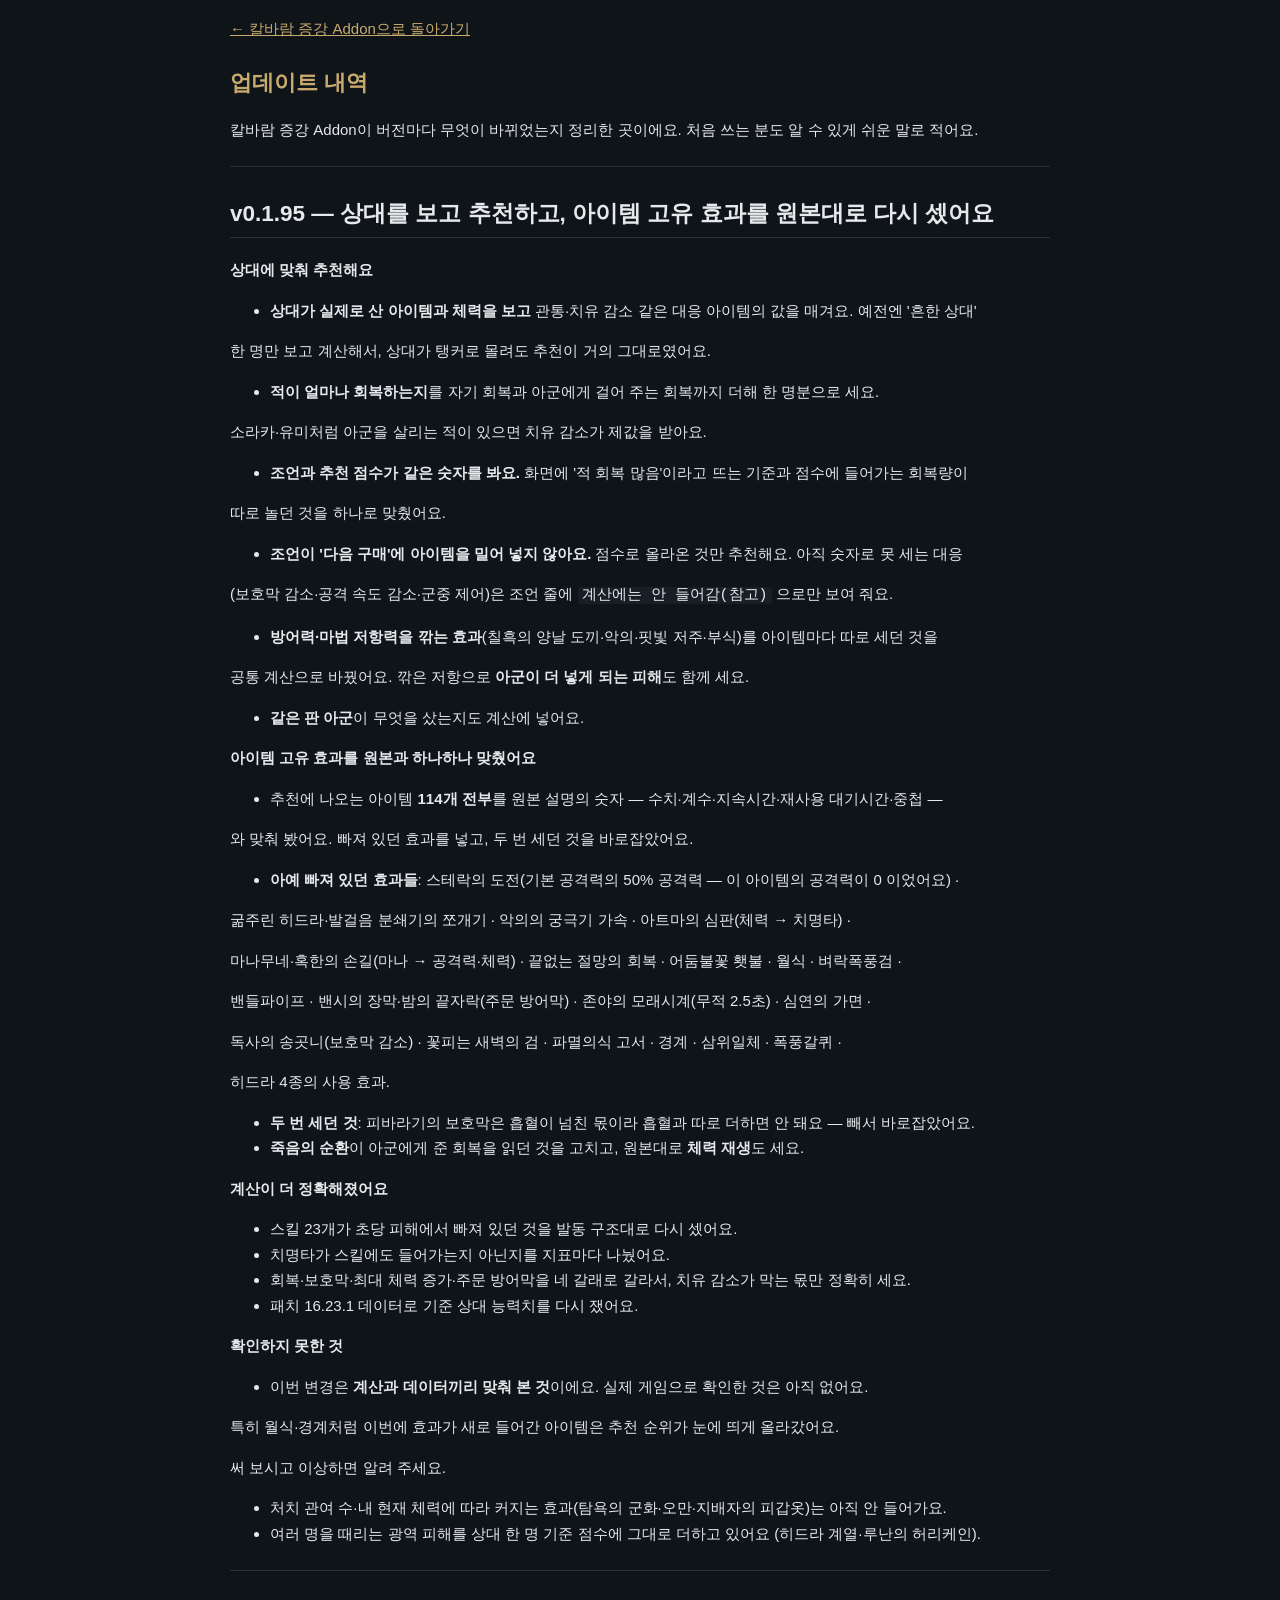
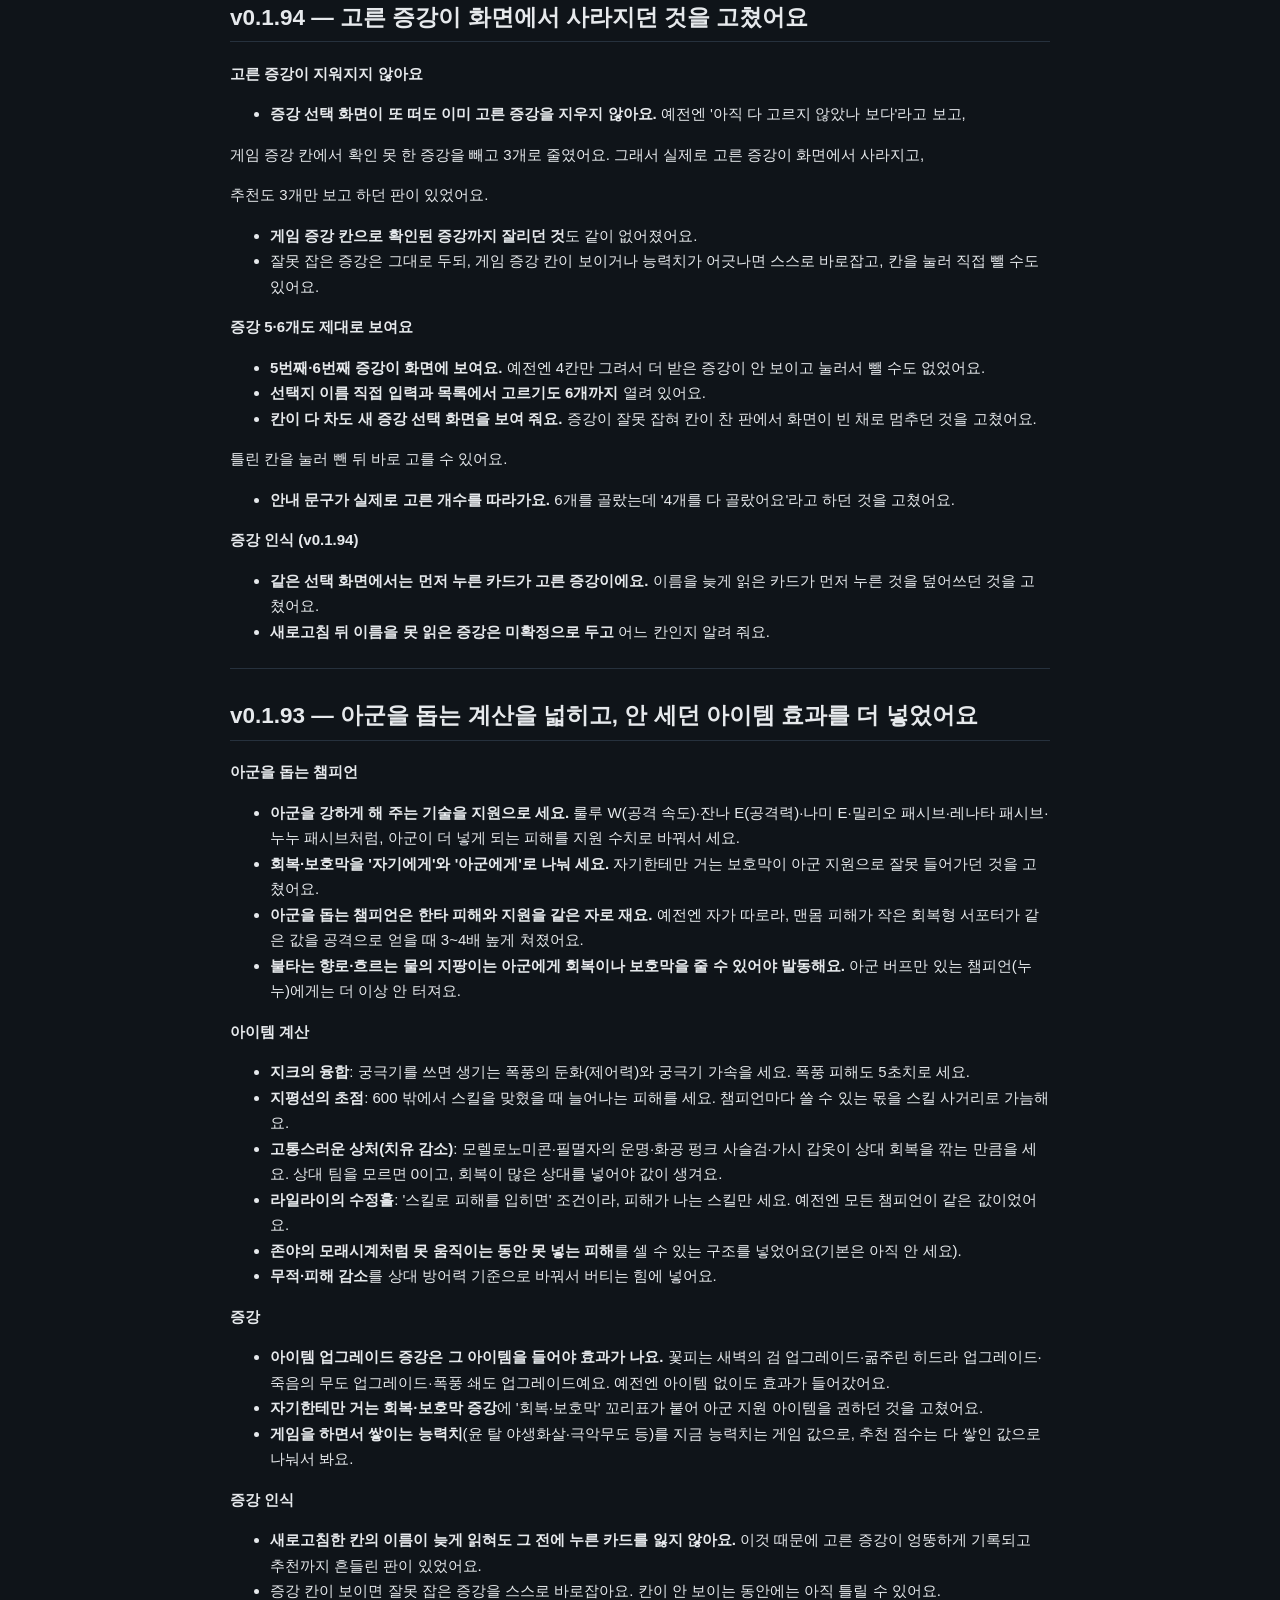
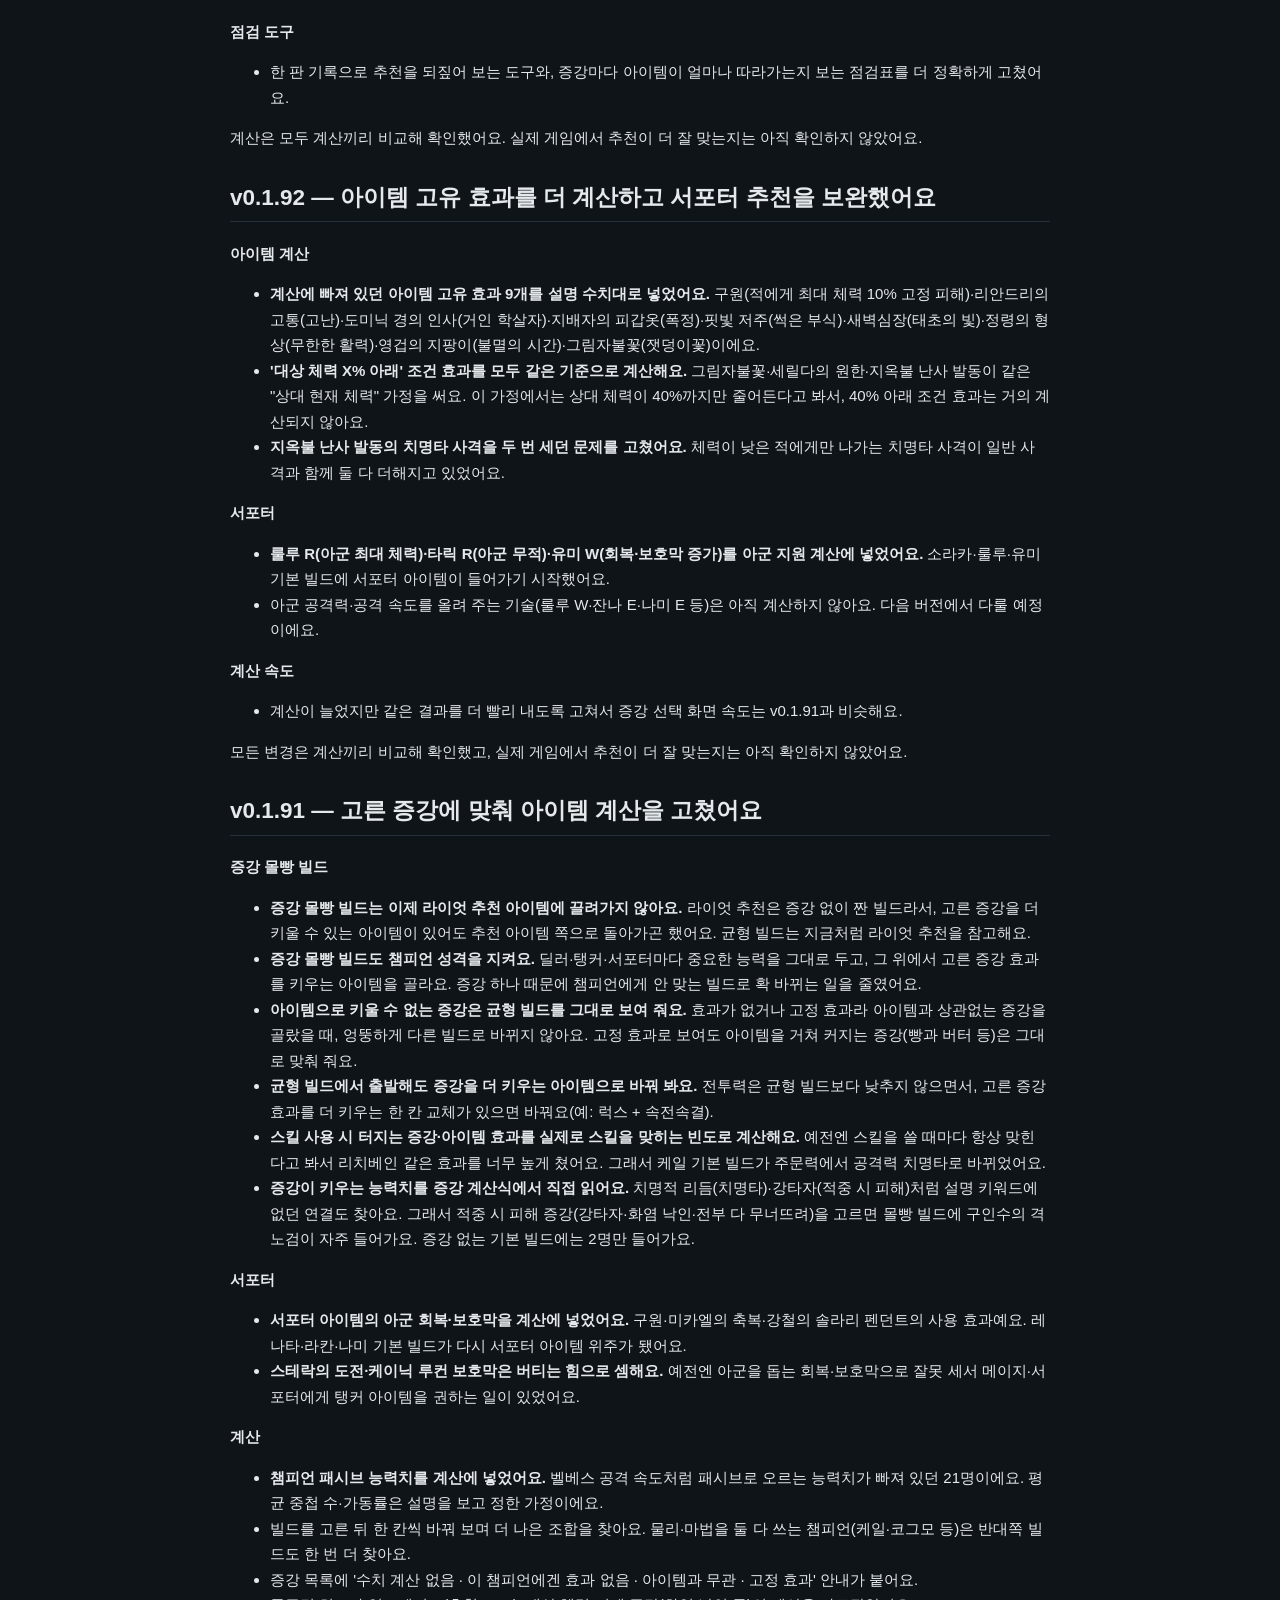
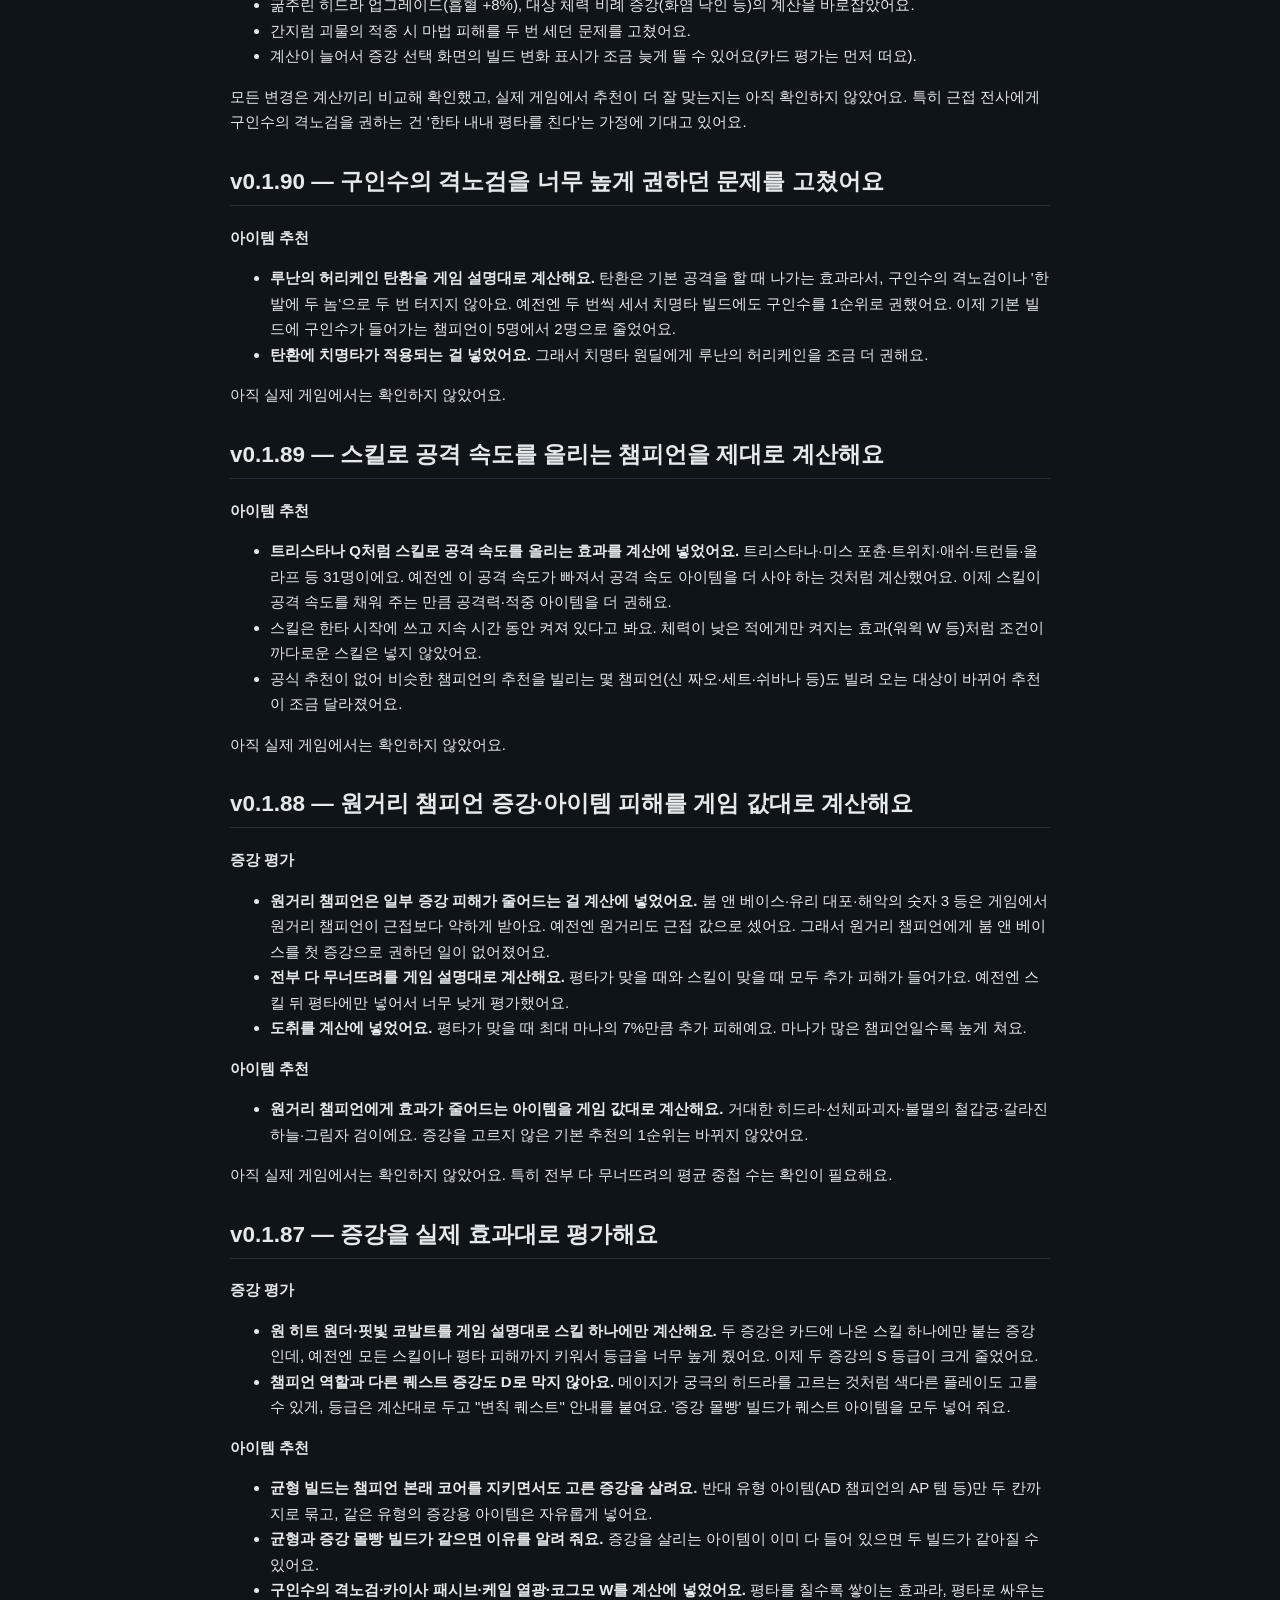
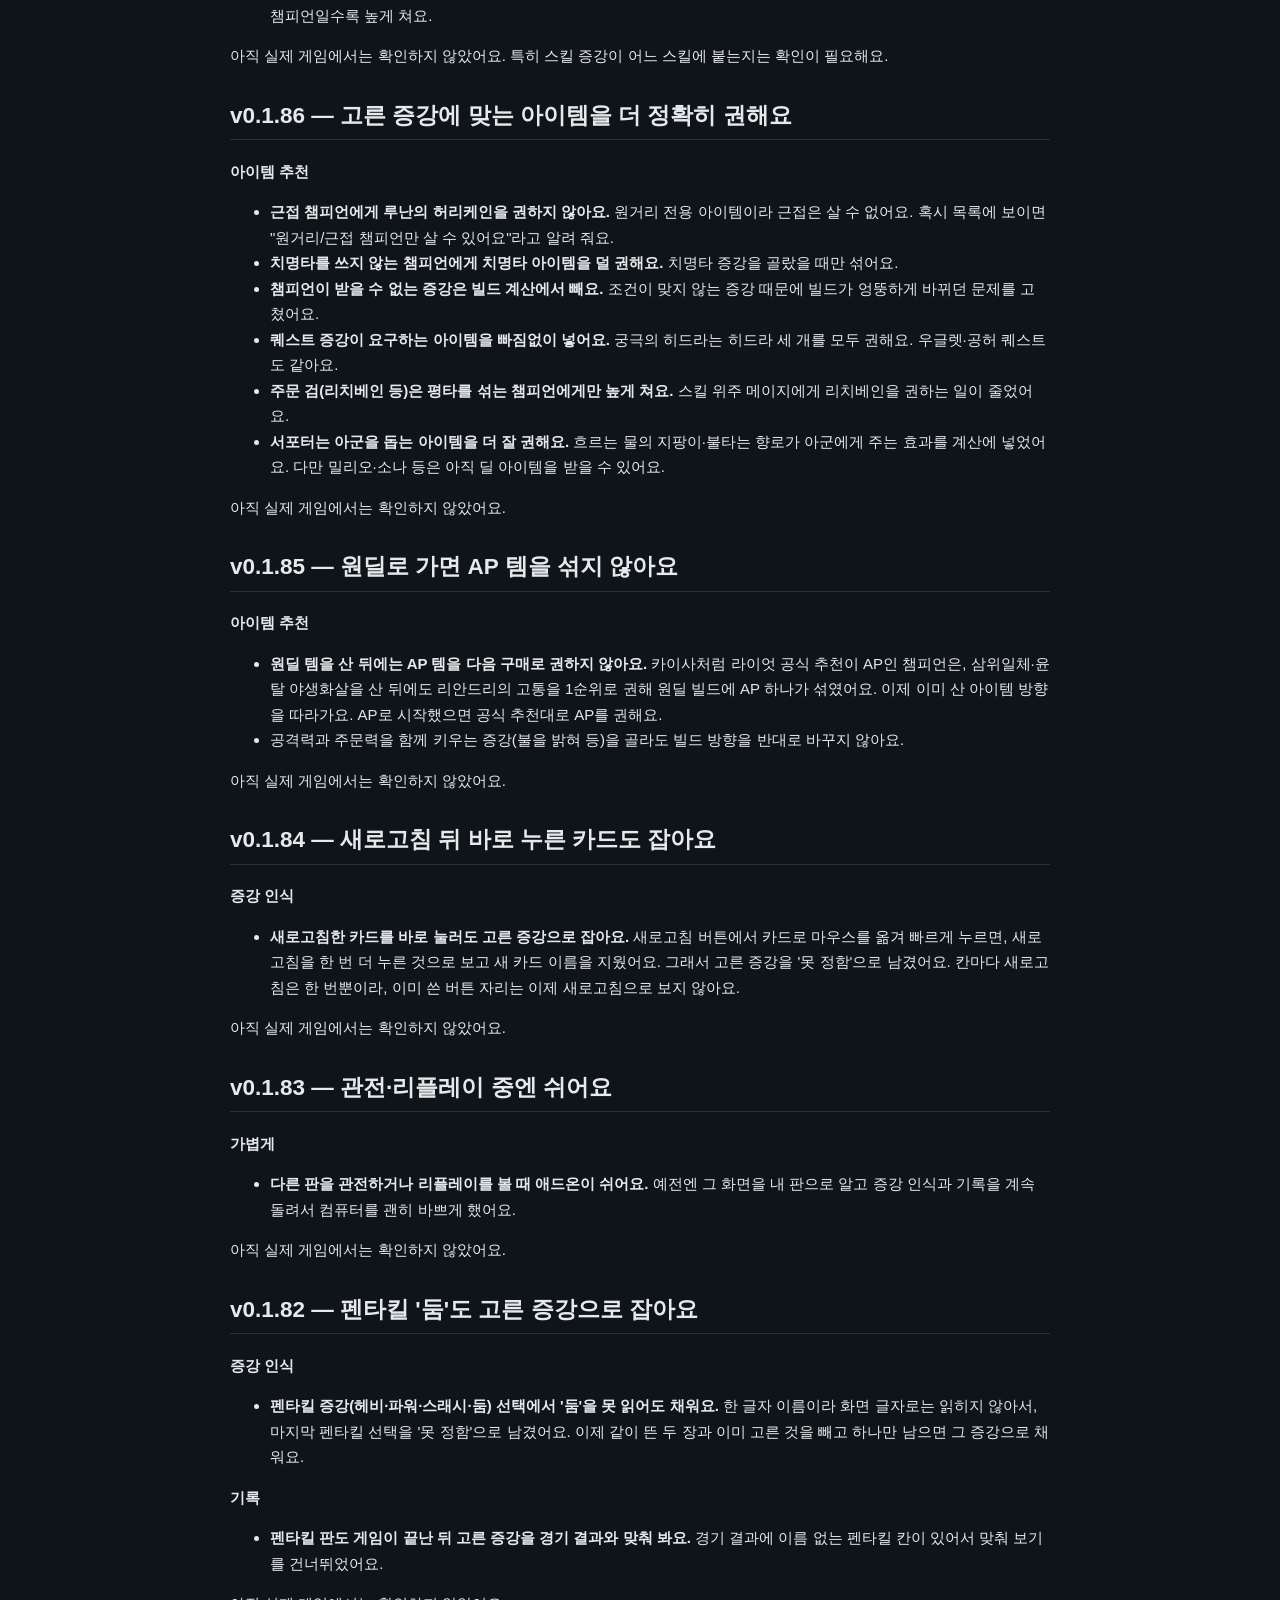
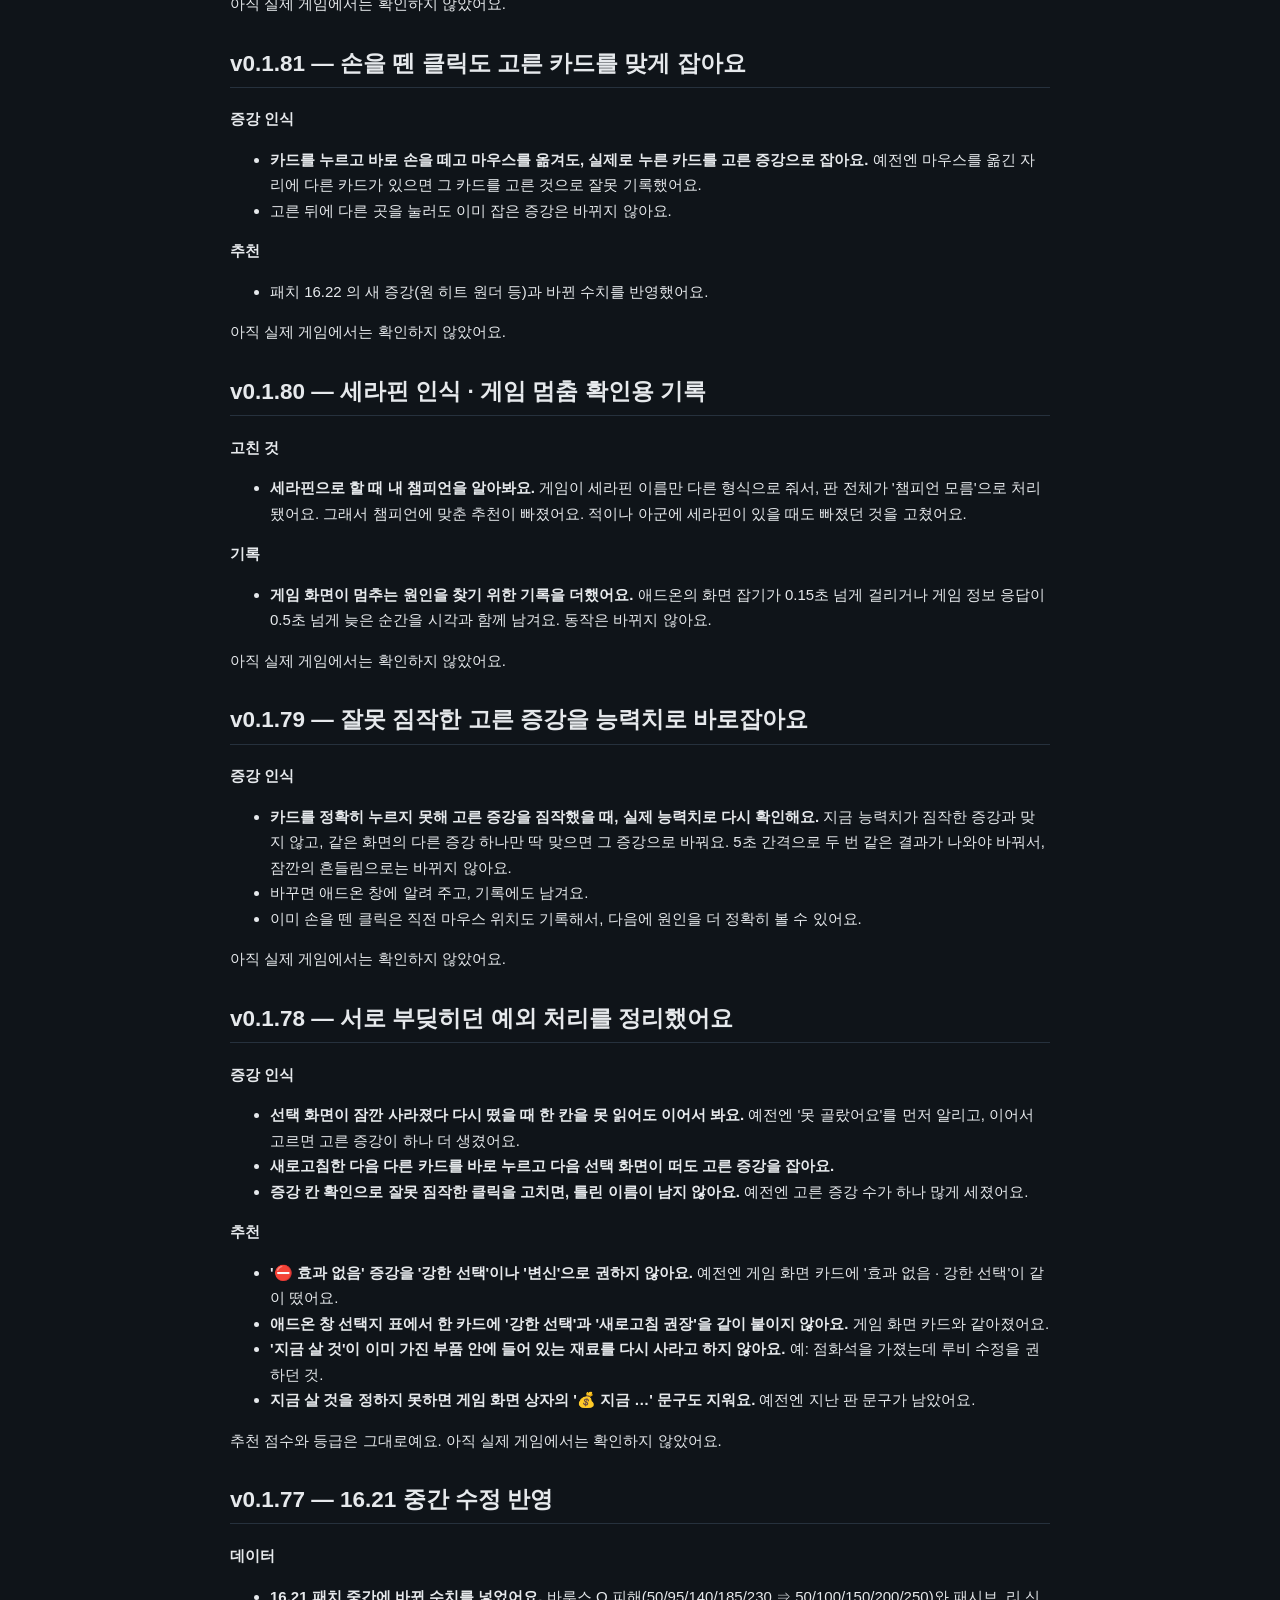
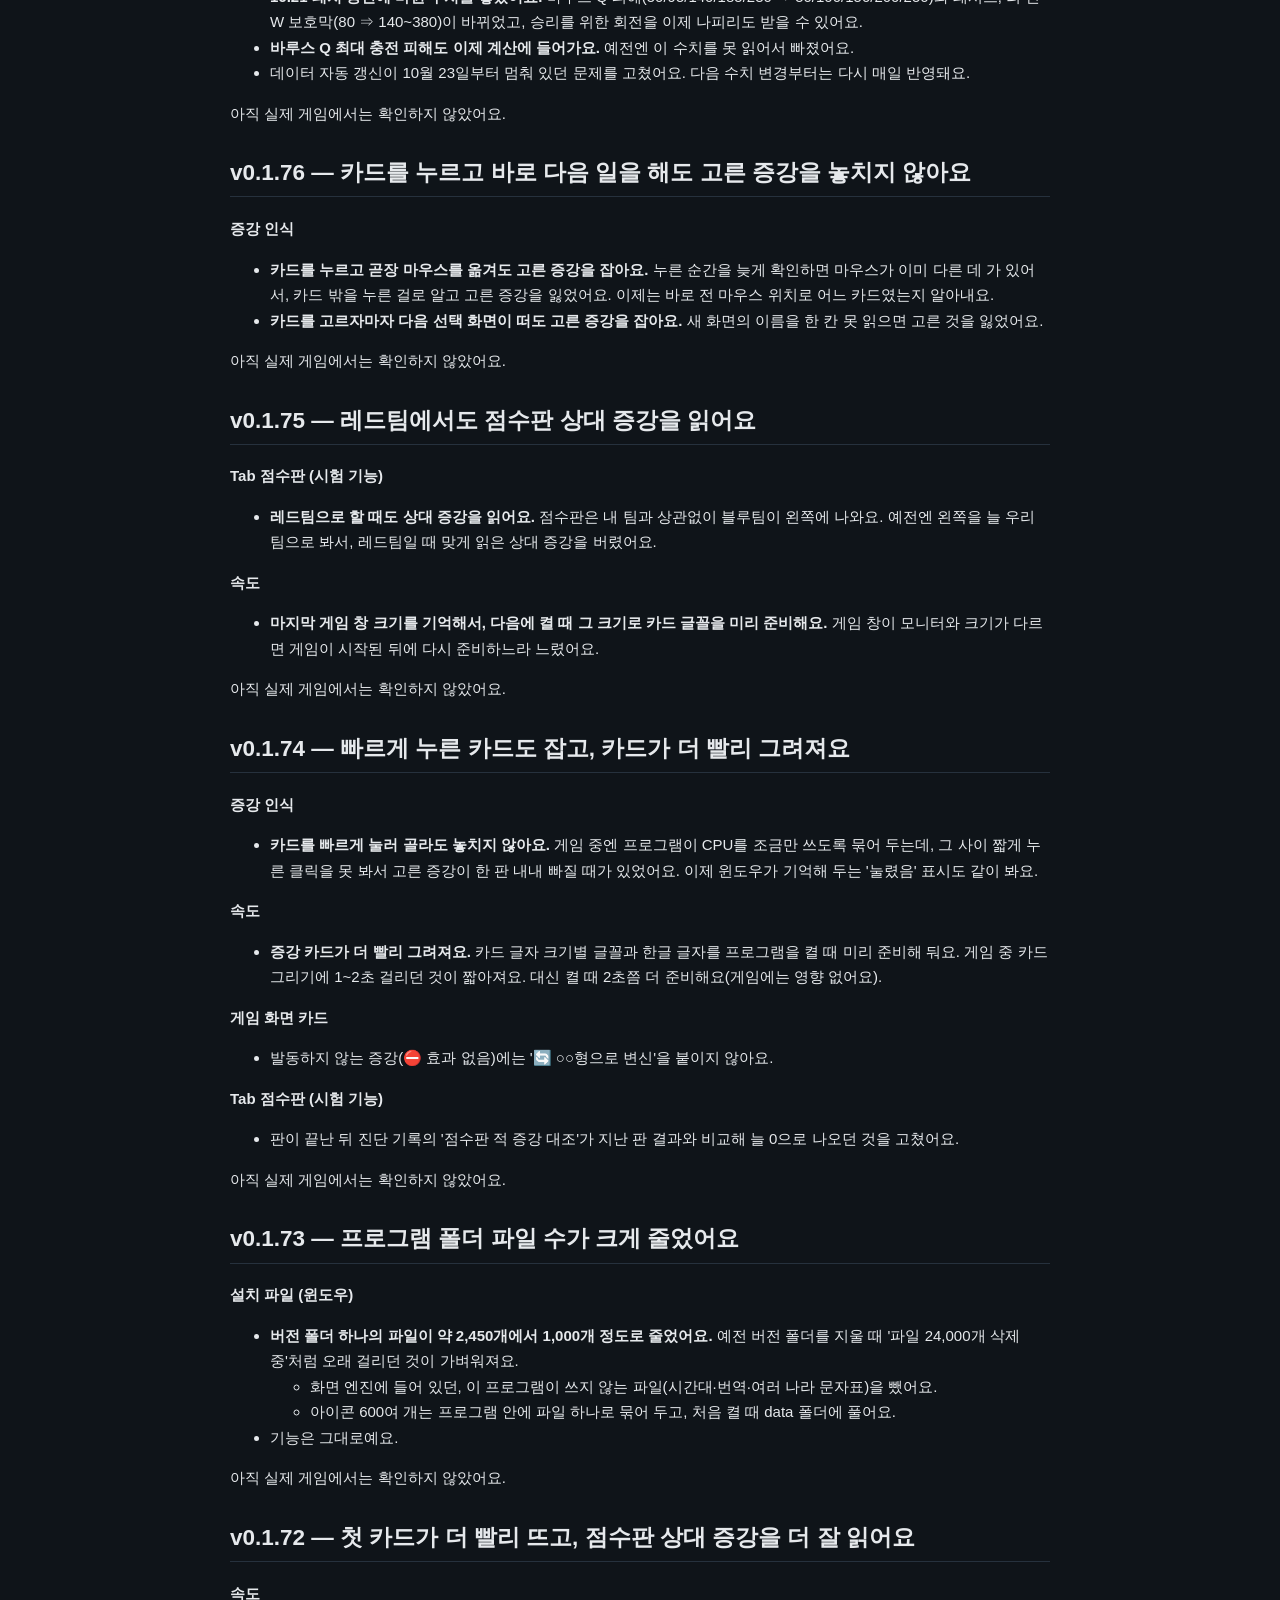
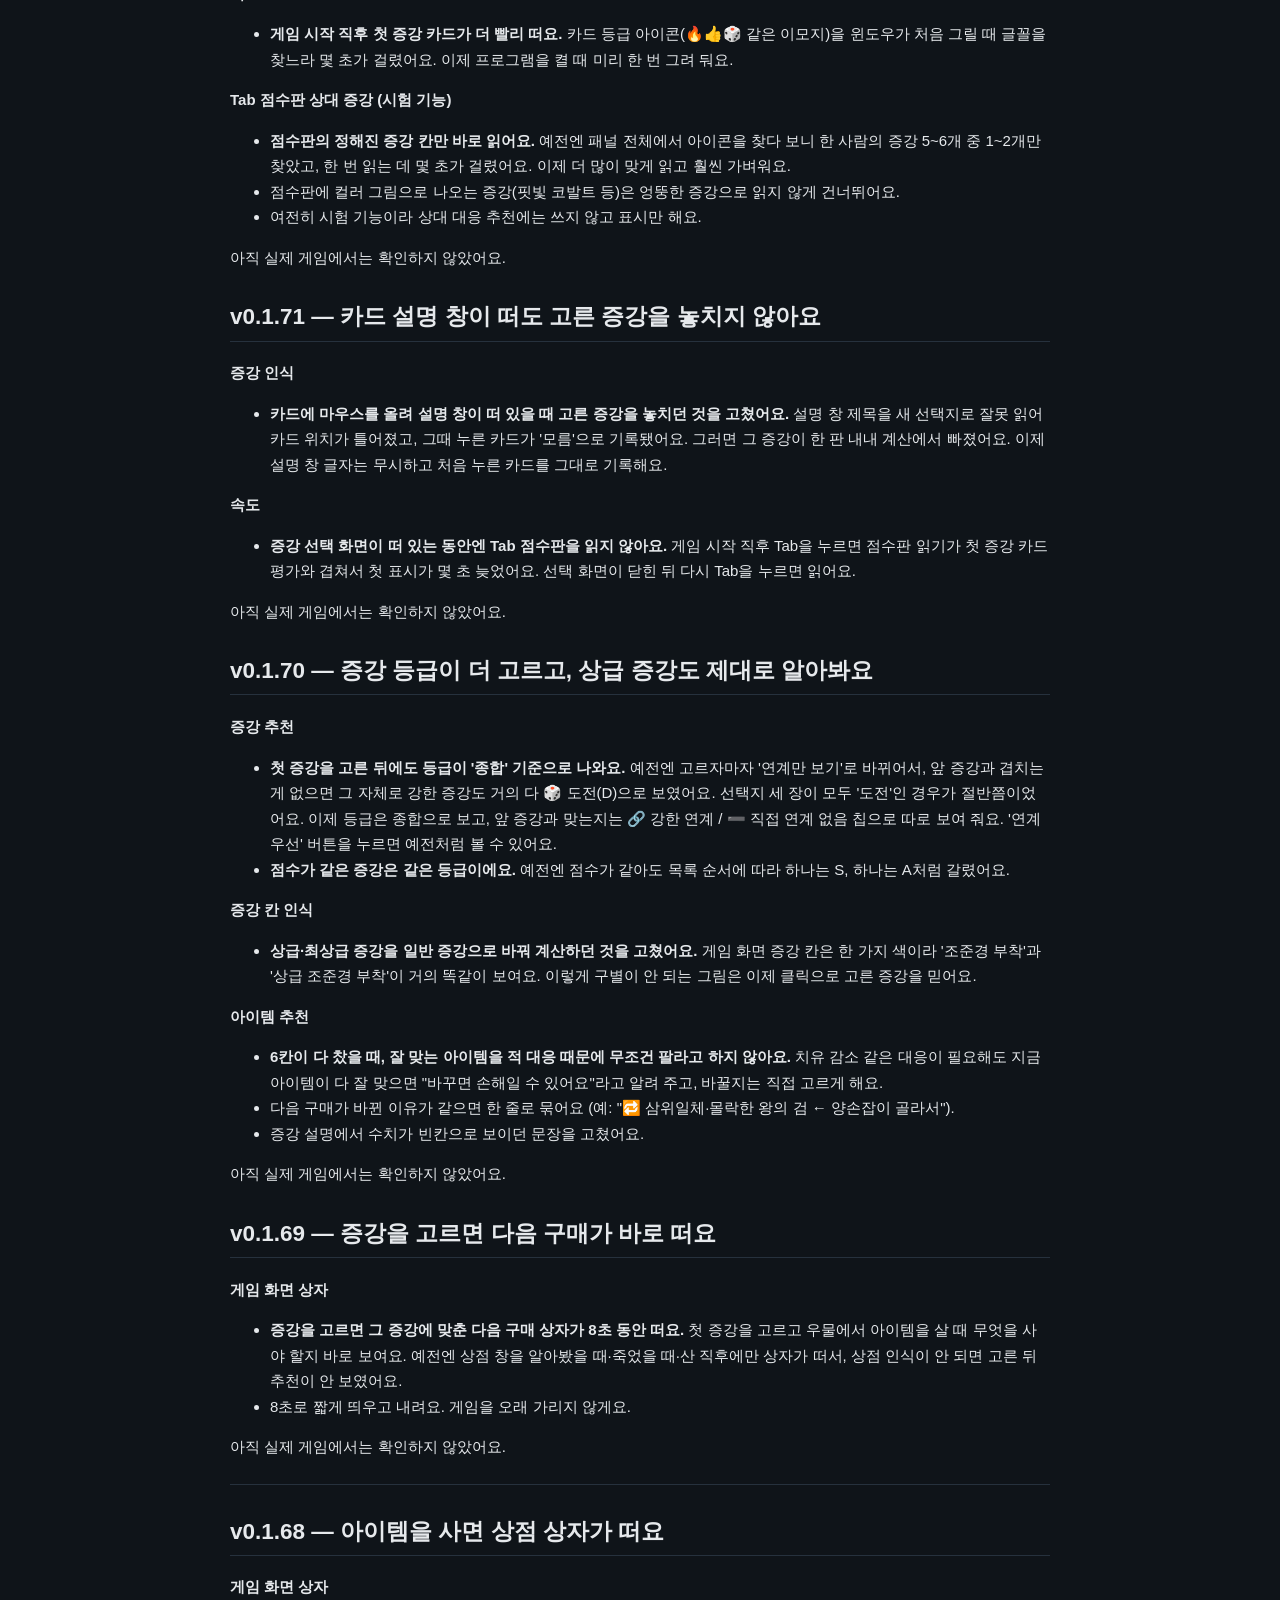
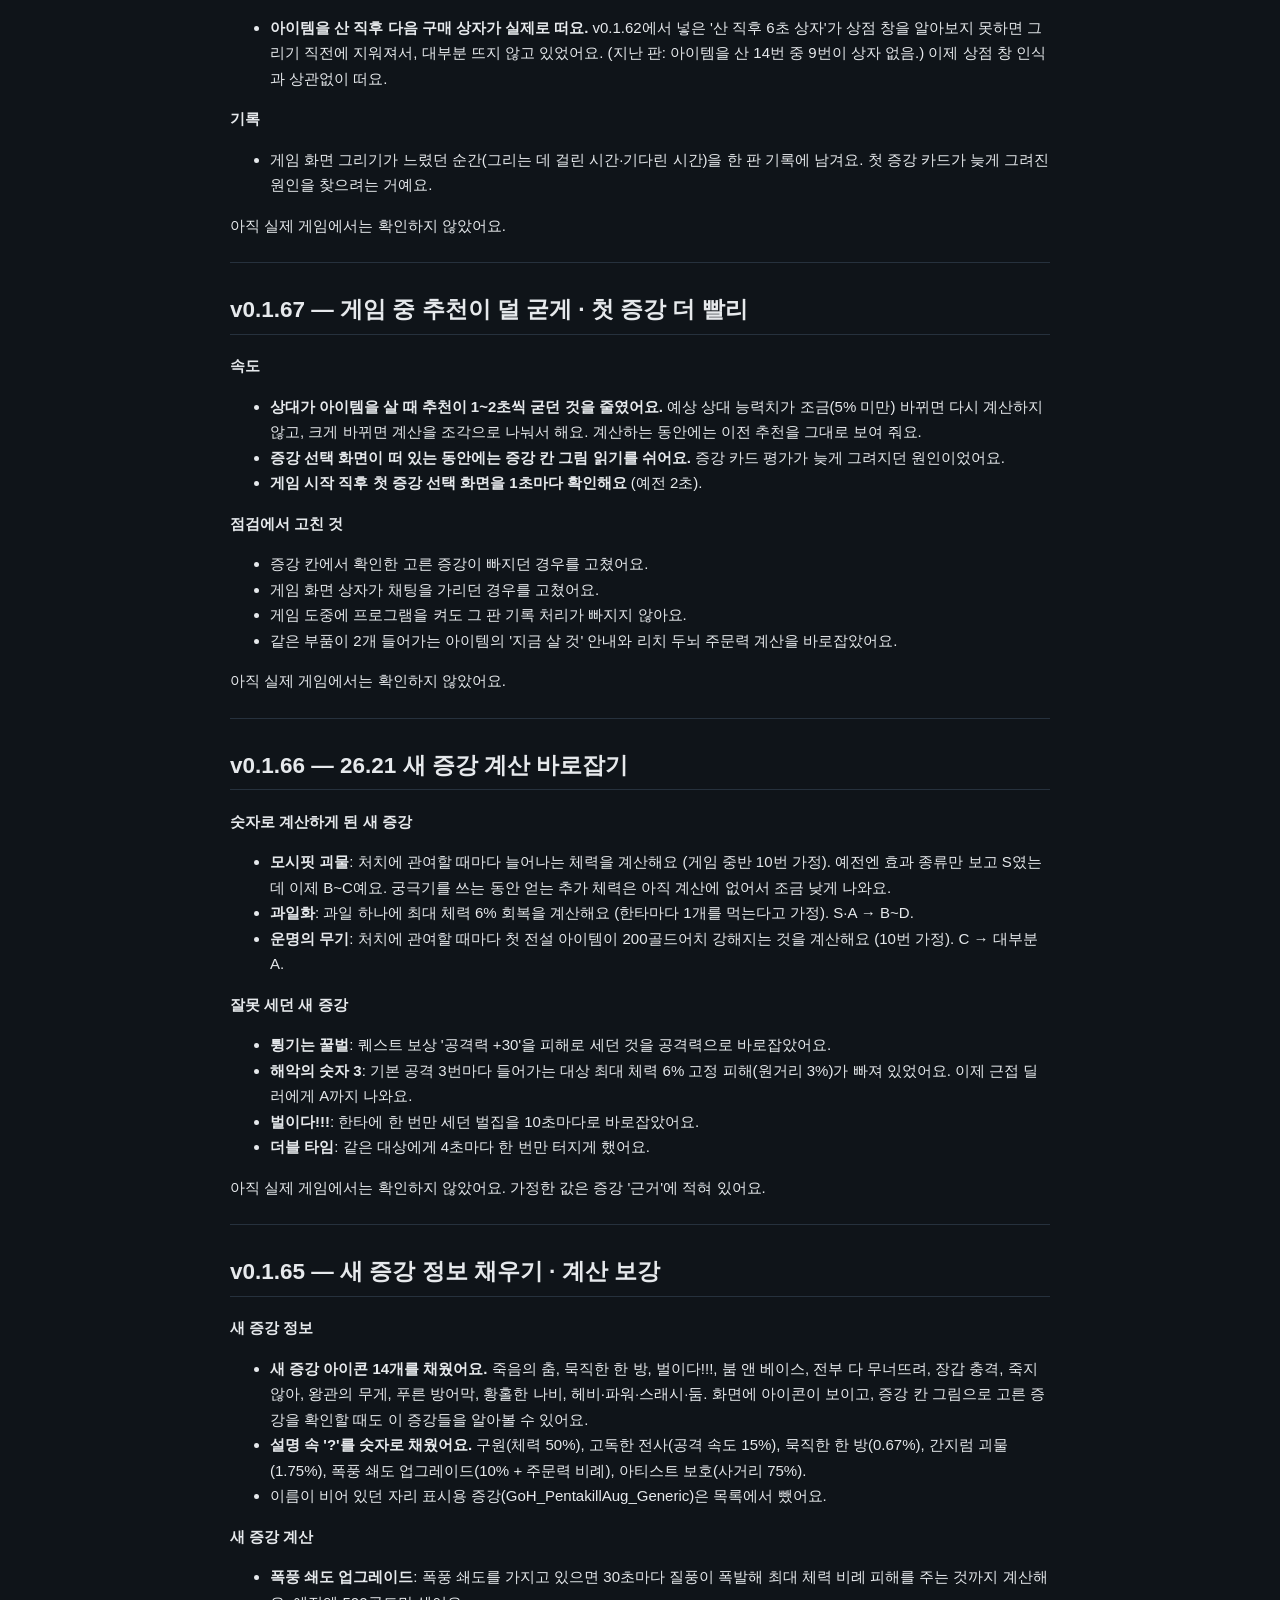
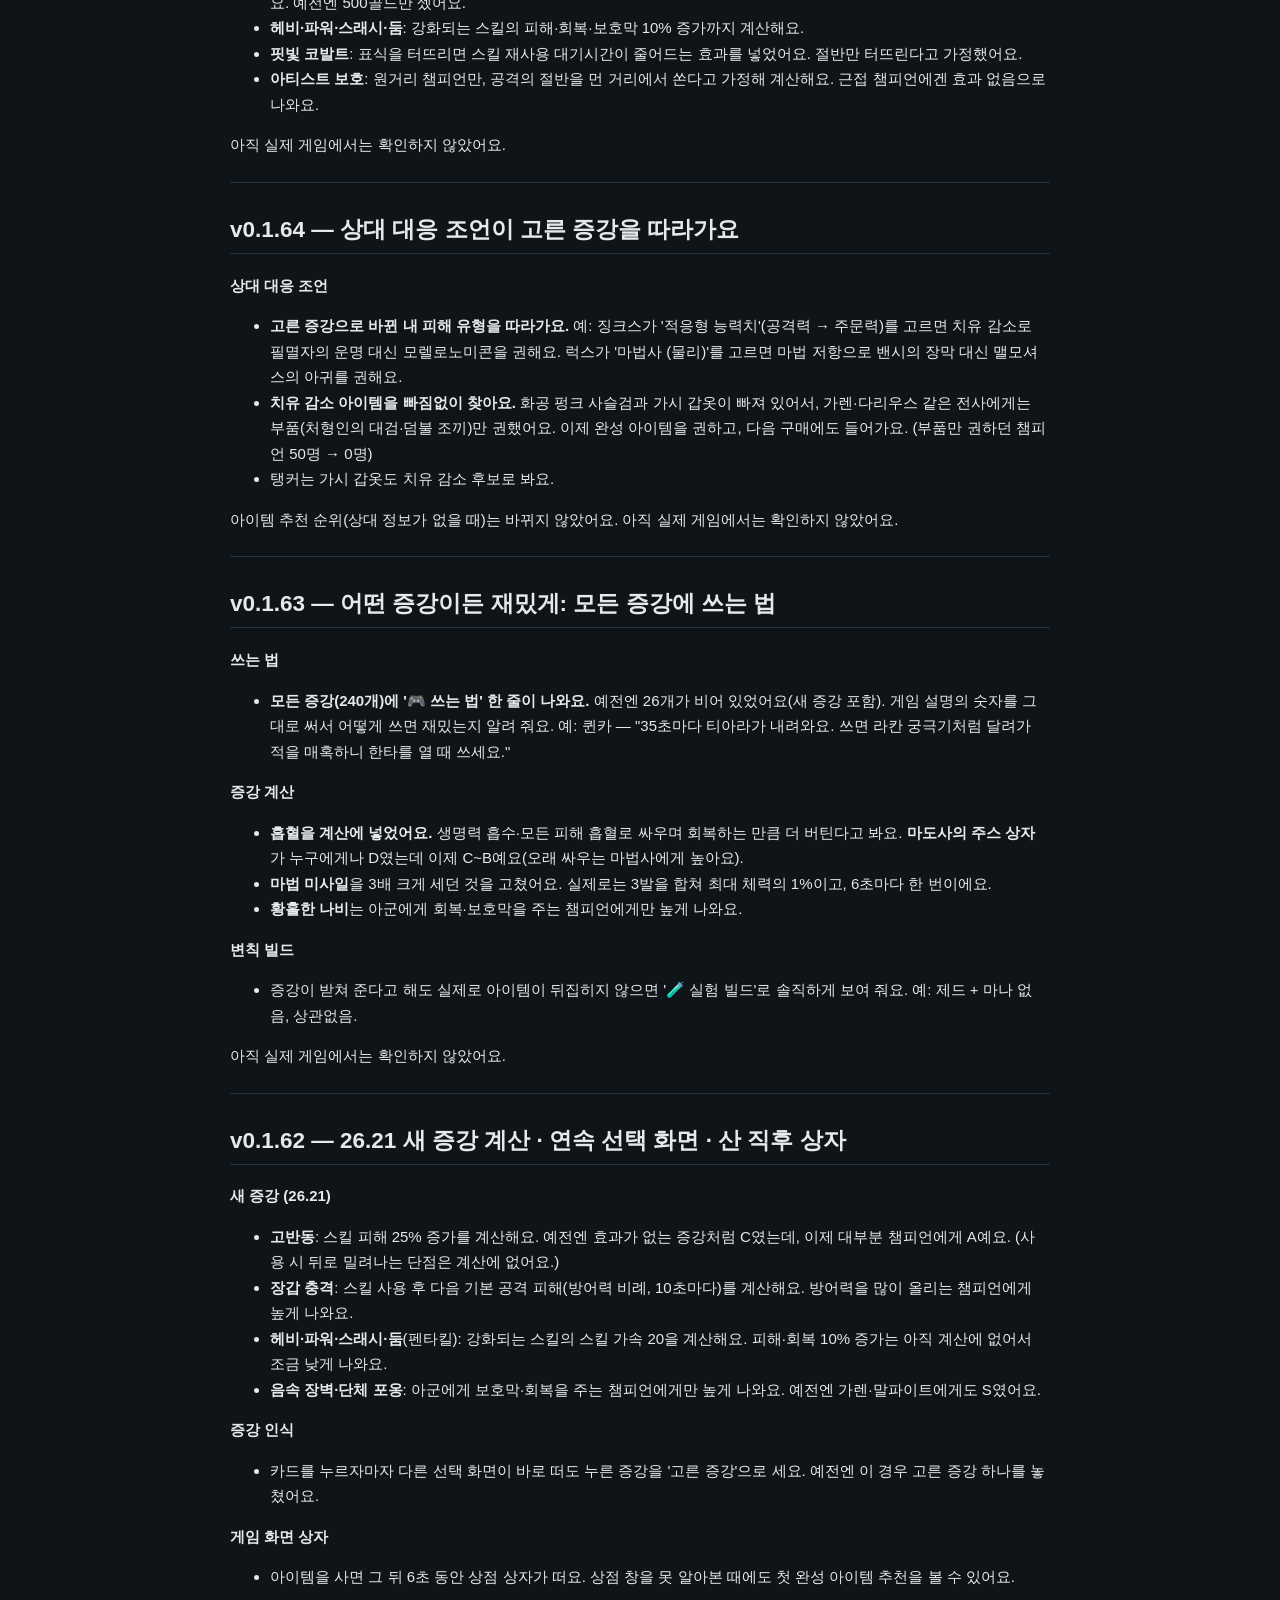
<file: web/changelog.html>
<!doctype html>
<html lang="ko"><head><meta charset="utf-8"><meta name="viewport" content="width=device-width, initial-scale=1"><meta http-equiv="Content-Security-Policy" content="default-src 'self'; script-src 'self' 'unsafe-eval'; style-src 'self' 'unsafe-inline'; img-src 'self' data:; connect-src 'self'; object-src 'none'; base-uri 'none'; form-action 'none'">
<title>업데이트 내역 · 칼바람 증강 Addon</title>
<style>
:root { --bg:#0f1419; --panel:#171e26; --line:#26313d; --text:#e6e9ec; --muted:#8b96a3; --accent:#c8aa6e; }
body { margin:0; background:var(--bg); color:var(--text); font:15px/1.7 -apple-system,"Apple SD Gothic Neo","Malgun Gothic",sans-serif; }
main { max-width:820px; margin:0 auto; padding:16px; }
a { color:var(--accent); } h1 { color:var(--accent); font-size:22px; } h2 { margin-top:28px; border-bottom:1px solid var(--line); padding-bottom:4px; }
h3 { font-size:15px; margin:16px 0 4px; } blockquote { margin:8px 0; padding:8px 12px; background:var(--panel); border-left:3px solid var(--accent); }
code { background:var(--panel); padding:0 4px; border-radius:4px; } hr { border:0; border-top:1px solid var(--line); margin:24px 0; }
.back { display:inline-block; margin-bottom:8px; }
</style></head><body><main>
<a class="back" href="index.html">← 칼바람 증강 Addon으로 돌아가기</a>
<h1>업데이트 내역</h1>
<p>칼바람 증강 Addon이 버전마다 무엇이 바뀌었는지 정리한 곳이에요. 처음 쓰는 분도 알 수 있게 쉬운 말로 적어요.</p>
<hr>
<h2>v0.1.95 — 상대를 보고 추천하고, 아이템 고유 효과를 원본대로 다시 셌어요</h2>
<p><b>상대에 맞춰 추천해요</b></p>
<ul>
<li><b>상대가 실제로 산 아이템과 체력을 보고</b> 관통·치유 감소 같은 대응 아이템의 값을 매겨요. 예전엔 &#x27;흔한 상대&#x27;</li>
</ul>
<p>  한 명만 보고 계산해서, 상대가 탱커로 몰려도 추천이 거의 그대로였어요.</p>
<ul>
<li><b>적이 얼마나 회복하는지</b>를 자기 회복과 아군에게 걸어 주는 회복까지 더해 한 명분으로 세요.</li>
</ul>
<p>  소라카·유미처럼 아군을 살리는 적이 있으면 치유 감소가 제값을 받아요.</p>
<ul>
<li><b>조언과 추천 점수가 같은 숫자를 봐요.</b> 화면에 &#x27;적 회복 많음&#x27;이라고 뜨는 기준과 점수에 들어가는 회복량이</li>
</ul>
<p>  따로 놀던 것을 하나로 맞췄어요.</p>
<ul>
<li><b>조언이 &#x27;다음 구매&#x27;에 아이템을 밀어 넣지 않아요.</b> 점수로 올라온 것만 추천해요. 아직 숫자로 못 세는 대응</li>
</ul>
<p>  (보호막 감소·공격 속도 감소·군중 제어)은 조언 줄에 <code>계산에는 안 들어감(참고)</code> 으로만 보여 줘요.</p>
<ul>
<li><b>방어력·마법 저항력을 깎는 효과</b>(칠흑의 양날 도끼·악의·핏빛 저주·부식)를 아이템마다 따로 세던 것을</li>
</ul>
<p>  공통 계산으로 바꿨어요. 깎은 저항으로 <b>아군이 더 넣게 되는 피해</b>도 함께 세요.</p>
<ul>
<li><b>같은 판 아군</b>이 무엇을 샀는지도 계산에 넣어요.</li>
</ul>
<p><b>아이템 고유 효과를 원본과 하나하나 맞췄어요</b></p>
<ul>
<li>추천에 나오는 아이템 <b>114개 전부</b>를 원본 설명의 숫자 — 수치·계수·지속시간·재사용 대기시간·중첩 —</li>
</ul>
<p>  와 맞춰 봤어요. 빠져 있던 효과를 넣고, 두 번 세던 것을 바로잡았어요.</p>
<ul>
<li><b>아예 빠져 있던 효과들</b>: 스테락의 도전(기본 공격력의 50% 공격력 — 이 아이템의 공격력이 0 이었어요) ·</li>
</ul>
<p>  굶주린 히드라·발걸음 분쇄기의 쪼개기 · 악의의 궁극기 가속 · 아트마의 심판(체력 → 치명타) ·</p>
<p>  마나무네·혹한의 손길(마나 → 공격력·체력) · 끝없는 절망의 회복 · 어둠불꽃 횃불 · 월식 · 벼락폭풍검 ·</p>
<p>  밴들파이프 · 밴시의 장막·밤의 끝자락(주문 방어막) · 존야의 모래시계(무적 2.5초) · 심연의 가면 ·</p>
<p>  독사의 송곳니(보호막 감소) · 꽃피는 새벽의 검 · 파멸의식 고서 · 경계 · 삼위일체 · 폭풍갈퀴 ·</p>
<p>  히드라 4종의 사용 효과.</p>
<ul>
<li><b>두 번 세던 것</b>: 피바라기의 보호막은 흡혈이 넘친 몫이라 흡혈과 따로 더하면 안 돼요 — 빼서 바로잡았어요.</li>
<li><b>죽음의 순환</b>이 아군에게 준 회복을 읽던 것을 고치고, 원본대로 <b>체력 재생</b>도 세요.</li>
</ul>
<p><b>계산이 더 정확해졌어요</b></p>
<ul>
<li>스킬 23개가 초당 피해에서 빠져 있던 것을 발동 구조대로 다시 셌어요.</li>
<li>치명타가 스킬에도 들어가는지 아닌지를 지표마다 나눴어요.</li>
<li>회복·보호막·최대 체력 증가·주문 방어막을 네 갈래로 갈라서, 치유 감소가 막는 몫만 정확히 세요.</li>
<li>패치 16.23.1 데이터로 기준 상대 능력치를 다시 쟀어요.</li>
</ul>
<p><b>확인하지 못한 것</b></p>
<ul>
<li>이번 변경은 <b>계산과 데이터끼리 맞춰 본 것</b>이에요. 실제 게임으로 확인한 것은 아직 없어요.</li>
</ul>
<p>  특히 월식·경계처럼 이번에 효과가 새로 들어간 아이템은 추천 순위가 눈에 띄게 올라갔어요.</p>
<p>  써 보시고 이상하면 알려 주세요.</p>
<ul>
<li>처치 관여 수·내 현재 체력에 따라 커지는 효과(탐욕의 군화·오만·지배자의 피갑옷)는 아직 안 들어가요.</li>
<li>여러 명을 때리는 광역 피해를 상대 한 명 기준 점수에 그대로 더하고 있어요 (히드라 계열·루난의 허리케인).</li>
</ul>
<hr>
<h2>v0.1.94 — 고른 증강이 화면에서 사라지던 것을 고쳤어요</h2>
<p><b>고른 증강이 지워지지 않아요</b></p>
<ul>
<li><b>증강 선택 화면이 또 떠도 이미 고른 증강을 지우지 않아요.</b> 예전엔 &#x27;아직 다 고르지 않았나 보다&#x27;라고 보고,</li>
</ul>
<p>  게임 증강 칸에서 확인 못 한 증강을 빼고 3개로 줄였어요. 그래서 실제로 고른 증강이 화면에서 사라지고,</p>
<p>  추천도 3개만 보고 하던 판이 있었어요.</p>
<ul>
<li><b>게임 증강 칸으로 확인된 증강까지 잘리던 것</b>도 같이 없어졌어요.</li>
<li>잘못 잡은 증강은 그대로 두되, 게임 증강 칸이 보이거나 능력치가 어긋나면 스스로 바로잡고, 칸을 눌러 직접 뺄 수도 있어요.</li>
</ul>
<p><b>증강 5·6개도 제대로 보여요</b></p>
<ul>
<li><b>5번째·6번째 증강이 화면에 보여요.</b> 예전엔 4칸만 그려서 더 받은 증강이 안 보이고 눌러서 뺄 수도 없었어요.</li>
<li><b>선택지 이름 직접 입력과 목록에서 고르기도 6개까지</b> 열려 있어요.</li>
<li><b>칸이 다 차도 새 증강 선택 화면을 보여 줘요.</b> 증강이 잘못 잡혀 칸이 찬 판에서 화면이 빈 채로 멈추던 것을 고쳤어요.</li>
</ul>
<p>  틀린 칸을 눌러 뺀 뒤 바로 고를 수 있어요.</p>
<ul>
<li><b>안내 문구가 실제로 고른 개수를 따라가요.</b> 6개를 골랐는데 &#x27;4개를 다 골랐어요&#x27;라고 하던 것을 고쳤어요.</li>
</ul>
<p><b>증강 인식 (v0.1.94)</b></p>
<ul>
<li><b>같은 선택 화면에서는 먼저 누른 카드가 고른 증강이에요.</b> 이름을 늦게 읽은 카드가 먼저 누른 것을 덮어쓰던 것을 고쳤어요.</li>
<li><b>새로고침 뒤 이름을 못 읽은 증강은 미확정으로 두고</b> 어느 칸인지 알려 줘요.</li>
</ul>
<hr>
<h2>v0.1.93 — 아군을 돕는 계산을 넓히고, 안 세던 아이템 효과를 더 넣었어요</h2>
<p><b>아군을 돕는 챔피언</b></p>
<ul>
<li><b>아군을 강하게 해 주는 기술을 지원으로 세요.</b> 룰루 W(공격 속도)·잔나 E(공격력)·나미 E·밀리오 패시브·레나타 패시브·누누 패시브처럼, 아군이 더 넣게 되는 피해를 지원 수치로 바꿔서 세요.</li>
<li><b>회복·보호막을 &#x27;자기에게&#x27;와 &#x27;아군에게&#x27;로 나눠 세요.</b> 자기한테만 거는 보호막이 아군 지원으로 잘못 들어가던 것을 고쳤어요.</li>
<li><b>아군을 돕는 챔피언은 한타 피해와 지원을 같은 자로 재요.</b> 예전엔 자가 따로라, 맨몸 피해가 작은 회복형 서포터가 같은 값을 공격으로 얻을 때 3~4배 높게 쳐졌어요.</li>
<li><b>불타는 향로·흐르는 물의 지팡이는 아군에게 회복이나 보호막을 줄 수 있어야 발동해요.</b> 아군 버프만 있는 챔피언(누누)에게는 더 이상 안 터져요.</li>
</ul>
<p><b>아이템 계산</b></p>
<ul>
<li><b>지크의 융합</b>: 궁극기를 쓰면 생기는 폭풍의 둔화(제어력)와 궁극기 가속을 세요. 폭풍 피해도 5초치로 세요.</li>
<li><b>지평선의 초점</b>: 600 밖에서 스킬을 맞혔을 때 늘어나는 피해를 세요. 챔피언마다 쓸 수 있는 몫을 스킬 사거리로 가늠해요.</li>
<li><b>고통스러운 상처(치유 감소)</b>: 모렐로노미콘·필멸자의 운명·화공 펑크 사슬검·가시 갑옷이 상대 회복을 깎는 만큼을 세요. 상대 팀을 모르면 0이고, 회복이 많은 상대를 넣어야 값이 생겨요.</li>
<li><b>라일라이의 수정홀</b>: &#x27;스킬로 피해를 입히면&#x27; 조건이라, 피해가 나는 스킬만 세요. 예전엔 모든 챔피언이 같은 값이었어요.</li>
<li><b>존야의 모래시계처럼 못 움직이는 동안 못 넣는 피해</b>를 셀 수 있는 구조를 넣었어요(기본은 아직 안 세요).</li>
<li><b>무적·피해 감소</b>를 상대 방어력 기준으로 바꿔서 버티는 힘에 넣어요.</li>
</ul>
<p><b>증강</b></p>
<ul>
<li><b>아이템 업그레이드 증강은 그 아이템을 들어야 효과가 나요.</b> 꽃피는 새벽의 검 업그레이드·굶주린 히드라 업그레이드·죽음의 무도 업그레이드·폭풍 쇄도 업그레이드예요. 예전엔 아이템 없이도 효과가 들어갔어요.</li>
<li><b>자기한테만 거는 회복·보호막 증강</b>에 &#x27;회복·보호막&#x27; 꼬리표가 붙어 아군 지원 아이템을 권하던 것을 고쳤어요.</li>
<li><b>게임을 하면서 쌓이는 능력치</b>(윤 탈 야생화살·극악무도 등)를 지금 능력치는 게임 값으로, 추천 점수는 다 쌓인 값으로 나눠서 봐요.</li>
</ul>
<p><b>증강 인식</b></p>
<ul>
<li><b>새로고침한 칸의 이름이 늦게 읽혀도 그 전에 누른 카드를 잃지 않아요.</b> 이것 때문에 고른 증강이 엉뚱하게 기록되고 추천까지 흔들린 판이 있었어요.</li>
<li>증강 칸이 보이면 잘못 잡은 증강을 스스로 바로잡아요. 칸이 안 보이는 동안에는 아직 틀릴 수 있어요.</li>
</ul>
<p><b>점검 도구</b></p>
<ul>
<li>한 판 기록으로 추천을 되짚어 보는 도구와, 증강마다 아이템이 얼마나 따라가는지 보는 점검표를 더 정확하게 고쳤어요.</li>
</ul>
<p>계산은 모두 계산끼리 비교해 확인했어요. 실제 게임에서 추천이 더 잘 맞는지는 아직 확인하지 않았어요.</p>
<h2>v0.1.92 — 아이템 고유 효과를 더 계산하고 서포터 추천을 보완했어요</h2>
<p><b>아이템 계산</b></p>
<ul>
<li><b>계산에 빠져 있던 아이템 고유 효과 9개를 설명 수치대로 넣었어요.</b> 구원(적에게 최대 체력 10% 고정 피해)·리안드리의 고통(고난)·도미닉 경의 인사(거인 학살자)·지배자의 피갑옷(폭정)·핏빛 저주(썩은 부식)·새벽심장(태초의 빛)·정령의 형상(무한한 활력)·영겁의 지팡이(불멸의 시간)·그림자불꽃(잿덩이꽃)이에요.</li>
<li><b>&#x27;대상 체력 X% 아래&#x27; 조건 효과를 모두 같은 기준으로 계산해요.</b> 그림자불꽃·세릴다의 원한·지옥불 난사 발동이 같은 &quot;상대 현재 체력&quot; 가정을 써요. 이 가정에서는 상대 체력이 40%까지만 줄어든다고 봐서, 40% 아래 조건 효과는 거의 계산되지 않아요.</li>
<li><b>지옥불 난사 발동의 치명타 사격을 두 번 세던 문제를 고쳤어요.</b> 체력이 낮은 적에게만 나가는 치명타 사격이 일반 사격과 함께 둘 다 더해지고 있었어요.</li>
</ul>
<p><b>서포터</b></p>
<ul>
<li><b>룰루 R(아군 최대 체력)·타릭 R(아군 무적)·유미 W(회복·보호막 증가)를 아군 지원 계산에 넣었어요.</b> 소라카·룰루·유미 기본 빌드에 서포터 아이템이 들어가기 시작했어요.</li>
<li>아군 공격력·공격 속도를 올려 주는 기술(룰루 W·잔나 E·나미 E 등)은 아직 계산하지 않아요. 다음 버전에서 다룰 예정이에요.</li>
</ul>
<p><b>계산 속도</b></p>
<ul>
<li>계산이 늘었지만 같은 결과를 더 빨리 내도록 고쳐서 증강 선택 화면 속도는 v0.1.91과 비슷해요.</li>
</ul>
<p>모든 변경은 계산끼리 비교해 확인했고, 실제 게임에서 추천이 더 잘 맞는지는 아직 확인하지 않았어요.</p>
<h2>v0.1.91 — 고른 증강에 맞춰 아이템 계산을 고쳤어요</h2>
<p><b>증강 몰빵 빌드</b></p>
<ul>
<li><b>증강 몰빵 빌드는 이제 라이엇 추천 아이템에 끌려가지 않아요.</b> 라이엇 추천은 증강 없이 짠 빌드라서, 고른 증강을 더 키울 수 있는 아이템이 있어도 추천 아이템 쪽으로 돌아가곤 했어요. 균형 빌드는 지금처럼 라이엇 추천을 참고해요.</li>
<li><b>증강 몰빵 빌드도 챔피언 성격을 지켜요.</b> 딜러·탱커·서포터마다 중요한 능력을 그대로 두고, 그 위에서 고른 증강 효과를 키우는 아이템을 골라요. 증강 하나 때문에 챔피언에게 안 맞는 빌드로 확 바뀌는 일을 줄였어요.</li>
<li><b>아이템으로 키울 수 없는 증강은 균형 빌드를 그대로 보여 줘요.</b> 효과가 없거나 고정 효과라 아이템과 상관없는 증강을 골랐을 때, 엉뚱하게 다른 빌드로 바뀌지 않아요. 고정 효과로 보여도 아이템을 거쳐 커지는 증강(빵과 버터 등)은 그대로 맞춰 줘요.</li>
<li><b>균형 빌드에서 출발해도 증강을 더 키우는 아이템으로 바꿔 봐요.</b> 전투력은 균형 빌드보다 낮추지 않으면서, 고른 증강 효과를 더 키우는 한 칸 교체가 있으면 바꿔요(예: 럭스 + 속전속결).</li>
<li><b>스킬 사용 시 터지는 증강·아이템 효과를 실제로 스킬을 맞히는 빈도로 계산해요.</b> 예전엔 스킬을 쓸 때마다 항상 맞힌다고 봐서 리치베인 같은 효과를 너무 높게 쳤어요. 그래서 케일 기본 빌드가 주문력에서 공격력 치명타로 바뀌었어요.</li>
<li><b>증강이 키우는 능력치를 증강 계산식에서 직접 읽어요.</b> 치명적 리듬(치명타)·강타자(적중 시 피해)처럼 설명 키워드에 없던 연결도 찾아요. 그래서 적중 시 피해 증강(강타자·화염 낙인·전부 다 무너뜨려)을 고르면 몰빵 빌드에 구인수의 격노검이 자주 들어가요. 증강 없는 기본 빌드에는 2명만 들어가요.</li>
</ul>
<p><b>서포터</b></p>
<ul>
<li><b>서포터 아이템의 아군 회복·보호막을 계산에 넣었어요.</b> 구원·미카엘의 축복·강철의 솔라리 펜던트의 사용 효과예요. 레나타·라칸·나미 기본 빌드가 다시 서포터 아이템 위주가 됐어요.</li>
<li><b>스테락의 도전·케이닉 루컨 보호막은 버티는 힘으로 셈해요.</b> 예전엔 아군을 돕는 회복·보호막으로 잘못 세서 메이지·서포터에게 탱커 아이템을 권하는 일이 있었어요.</li>
</ul>
<p><b>계산</b></p>
<ul>
<li><b>챔피언 패시브 능력치를 계산에 넣었어요.</b> 벨베스 공격 속도처럼 패시브로 오르는 능력치가 빠져 있던 21명이에요. 평균 중첩 수·가동률은 설명을 보고 정한 가정이에요.</li>
<li>빌드를 고른 뒤 한 칸씩 바꿔 보며 더 나은 조합을 찾아요. 물리·마법을 둘 다 쓰는 챔피언(케일·코그모 등)은 반대쪽 빌드도 한 번 더 찾아요.</li>
<li>증강 목록에 &#x27;수치 계산 없음 · 이 챔피언에겐 효과 없음 · 아이템과 무관 · 고정 효과&#x27; 안내가 붙어요.</li>
<li>굶주린 히드라 업그레이드(흡혈 +8%), 대상 체력 비례 증강(화염 낙인 등)의 계산을 바로잡았어요.</li>
<li>간지럼 괴물의 적중 시 마법 피해를 두 번 세던 문제를 고쳤어요.</li>
<li>계산이 늘어서 증강 선택 화면의 빌드 변화 표시가 조금 늦게 뜰 수 있어요(카드 평가는 먼저 떠요).</li>
</ul>
<p>모든 변경은 계산끼리 비교해 확인했고, 실제 게임에서 추천이 더 잘 맞는지는 아직 확인하지 않았어요. 특히 근접 전사에게 구인수의 격노검을 권하는 건 &#x27;한타 내내 평타를 친다&#x27;는 가정에 기대고 있어요.</p>
<h2>v0.1.90 — 구인수의 격노검을 너무 높게 권하던 문제를 고쳤어요</h2>
<p><b>아이템 추천</b></p>
<ul>
<li><b>루난의 허리케인 탄환을 게임 설명대로 계산해요.</b> 탄환은 기본 공격을 할 때 나가는 효과라서, 구인수의 격노검이나 &#x27;한 발에 두 놈&#x27;으로 두 번 터지지 않아요. 예전엔 두 번씩 세서 치명타 빌드에도 구인수를 1순위로 권했어요. 이제 기본 빌드에 구인수가 들어가는 챔피언이 5명에서 2명으로 줄었어요.</li>
<li><b>탄환에 치명타가 적용되는 걸 넣었어요.</b> 그래서 치명타 원딜에게 루난의 허리케인을 조금 더 권해요.</li>
</ul>
<p>아직 실제 게임에서는 확인하지 않았어요.</p>
<h2>v0.1.89 — 스킬로 공격 속도를 올리는 챔피언을 제대로 계산해요</h2>
<p><b>아이템 추천</b></p>
<ul>
<li><b>트리스타나 Q처럼 스킬로 공격 속도를 올리는 효과를 계산에 넣었어요.</b> 트리스타나·미스 포츈·트위치·애쉬·트런들·올라프 등 31명이에요. 예전엔 이 공격 속도가 빠져서 공격 속도 아이템을 더 사야 하는 것처럼 계산했어요. 이제 스킬이 공격 속도를 채워 주는 만큼 공격력·적중 아이템을 더 권해요.</li>
<li>스킬은 한타 시작에 쓰고 지속 시간 동안 켜져 있다고 봐요. 체력이 낮은 적에게만 켜지는 효과(워윅 W 등)처럼 조건이 까다로운 스킬은 넣지 않았어요.</li>
<li>공식 추천이 없어 비슷한 챔피언의 추천을 빌리는 몇 챔피언(신 짜오·세트·쉬바나 등)도 빌려 오는 대상이 바뀌어 추천이 조금 달라졌어요.</li>
</ul>
<p>아직 실제 게임에서는 확인하지 않았어요.</p>
<h2>v0.1.88 — 원거리 챔피언 증강·아이템 피해를 게임 값대로 계산해요</h2>
<p><b>증강 평가</b></p>
<ul>
<li><b>원거리 챔피언은 일부 증강 피해가 줄어드는 걸 계산에 넣었어요.</b> 붐 앤 베이스·유리 대포·해악의 숫자 3 등은 게임에서 원거리 챔피언이 근접보다 약하게 받아요. 예전엔 원거리도 근접 값으로 셌어요. 그래서 원거리 챔피언에게 붐 앤 베이스를 첫 증강으로 권하던 일이 없어졌어요.</li>
<li><b>전부 다 무너뜨려를 게임 설명대로 계산해요.</b> 평타가 맞을 때와 스킬이 맞을 때 모두 추가 피해가 들어가요. 예전엔 스킬 뒤 평타에만 넣어서 너무 낮게 평가했어요.</li>
<li><b>도취를 계산에 넣었어요.</b> 평타가 맞을 때 최대 마나의 7%만큼 추가 피해예요. 마나가 많은 챔피언일수록 높게 쳐요.</li>
</ul>
<p><b>아이템 추천</b></p>
<ul>
<li><b>원거리 챔피언에게 효과가 줄어드는 아이템을 게임 값대로 계산해요.</b> 거대한 히드라·선체파괴자·불멸의 철갑궁·갈라진 하늘·그림자 검이에요. 증강을 고르지 않은 기본 추천의 1순위는 바뀌지 않았어요.</li>
</ul>
<p>아직 실제 게임에서는 확인하지 않았어요. 특히 전부 다 무너뜨려의 평균 중첩 수는 확인이 필요해요.</p>
<h2>v0.1.87 — 증강을 실제 효과대로 평가해요</h2>
<p><b>증강 평가</b></p>
<ul>
<li><b>원 히트 원더·핏빛 코발트를 게임 설명대로 스킬 하나에만 계산해요.</b> 두 증강은 카드에 나온 스킬 하나에만 붙는 증강인데, 예전엔 모든 스킬이나 평타 피해까지 키워서 등급을 너무 높게 줬어요. 이제 두 증강의 S 등급이 크게 줄었어요.</li>
<li><b>챔피언 역할과 다른 퀘스트 증강도 D로 막지 않아요.</b> 메이지가 궁극의 히드라를 고르는 것처럼 색다른 플레이도 고를 수 있게, 등급은 계산대로 두고 &quot;변칙 퀘스트&quot; 안내를 붙여요. &#x27;증강 몰빵&#x27; 빌드가 퀘스트 아이템을 모두 넣어 줘요.</li>
</ul>
<p><b>아이템 추천</b></p>
<ul>
<li><b>균형 빌드는 챔피언 본래 코어를 지키면서도 고른 증강을 살려요.</b> 반대 유형 아이템(AD 챔피언의 AP 템 등)만 두 칸까지로 묶고, 같은 유형의 증강용 아이템은 자유롭게 넣어요.</li>
<li><b>균형과 증강 몰빵 빌드가 같으면 이유를 알려 줘요.</b> 증강을 살리는 아이템이 이미 다 들어 있으면 두 빌드가 같아질 수 있어요.</li>
<li><b>구인수의 격노검·카이사 패시브·케일 열광·코그모 W를 계산에 넣었어요.</b> 평타를 칠수록 쌓이는 효과라, 평타로 싸우는 챔피언일수록 높게 쳐요.</li>
</ul>
<p>아직 실제 게임에서는 확인하지 않았어요. 특히 스킬 증강이 어느 스킬에 붙는지는 확인이 필요해요.</p>
<h2>v0.1.86 — 고른 증강에 맞는 아이템을 더 정확히 권해요</h2>
<p><b>아이템 추천</b></p>
<ul>
<li><b>근접 챔피언에게 루난의 허리케인을 권하지 않아요.</b> 원거리 전용 아이템이라 근접은 살 수 없어요. 혹시 목록에 보이면 &quot;원거리/근접 챔피언만 살 수 있어요&quot;라고 알려 줘요.</li>
<li><b>치명타를 쓰지 않는 챔피언에게 치명타 아이템을 덜 권해요.</b> 치명타 증강을 골랐을 때만 섞어요.</li>
<li><b>챔피언이 받을 수 없는 증강은 빌드 계산에서 빼요.</b> 조건이 맞지 않는 증강 때문에 빌드가 엉뚱하게 바뀌던 문제를 고쳤어요.</li>
<li><b>퀘스트 증강이 요구하는 아이템을 빠짐없이 넣어요.</b> 궁극의 히드라는 히드라 세 개를 모두 권해요. 우글렛·공허 퀘스트도 같아요.</li>
<li><b>주문 검(리치베인 등)은 평타를 섞는 챔피언에게만 높게 쳐요.</b> 스킬 위주 메이지에게 리치베인을 권하는 일이 줄었어요.</li>
<li><b>서포터는 아군을 돕는 아이템을 더 잘 권해요.</b> 흐르는 물의 지팡이·불타는 향로가 아군에게 주는 효과를 계산에 넣었어요. 다만 밀리오·소나 등은 아직 딜 아이템을 받을 수 있어요.</li>
</ul>
<p>아직 실제 게임에서는 확인하지 않았어요.</p>
<h2>v0.1.85 — 원딜로 가면 AP 템을 섞지 않아요</h2>
<p><b>아이템 추천</b></p>
<ul>
<li><b>원딜 템을 산 뒤에는 AP 템을 다음 구매로 권하지 않아요.</b> 카이사처럼 라이엇 공식 추천이 AP인 챔피언은, 삼위일체·윤 탈 야생화살을 산 뒤에도 리안드리의 고통을 1순위로 권해 원딜 빌드에 AP 하나가 섞였어요. 이제 이미 산 아이템 방향을 따라가요. AP로 시작했으면 공식 추천대로 AP를 권해요.</li>
<li>공격력과 주문력을 함께 키우는 증강(불을 밝혀 등)을 골라도 빌드 방향을 반대로 바꾸지 않아요.</li>
</ul>
<p>아직 실제 게임에서는 확인하지 않았어요.</p>
<h2>v0.1.84 — 새로고침 뒤 바로 누른 카드도 잡아요</h2>
<p><b>증강 인식</b></p>
<ul>
<li><b>새로고침한 카드를 바로 눌러도 고른 증강으로 잡아요.</b> 새로고침 버튼에서 카드로 마우스를 옮겨 빠르게 누르면, 새로고침을 한 번 더 누른 것으로 보고 새 카드 이름을 지웠어요. 그래서 고른 증강을 &#x27;못 정함&#x27;으로 남겼어요. 칸마다 새로고침은 한 번뿐이라, 이미 쓴 버튼 자리는 이제 새로고침으로 보지 않아요.</li>
</ul>
<p>아직 실제 게임에서는 확인하지 않았어요.</p>
<h2>v0.1.83 — 관전·리플레이 중엔 쉬어요</h2>
<p><b>가볍게</b></p>
<ul>
<li><b>다른 판을 관전하거나 리플레이를 볼 때 애드온이 쉬어요.</b> 예전엔 그 화면을 내 판으로 알고 증강 인식과 기록을 계속 돌려서 컴퓨터를 괜히 바쁘게 했어요.</li>
</ul>
<p>아직 실제 게임에서는 확인하지 않았어요.</p>
<h2>v0.1.82 — 펜타킬 &#x27;둠&#x27;도 고른 증강으로 잡아요</h2>
<p><b>증강 인식</b></p>
<ul>
<li><b>펜타킬 증강(헤비·파워·스래시·둠) 선택에서 &#x27;둠&#x27;을 못 읽어도 채워요.</b> 한 글자 이름이라 화면 글자로는 읽히지 않아서, 마지막 펜타킬 선택을 &#x27;못 정함&#x27;으로 남겼어요. 이제 같이 뜬 두 장과 이미 고른 것을 빼고 하나만 남으면 그 증강으로 채워요.</li>
</ul>
<p><b>기록</b></p>
<ul>
<li><b>펜타킬 판도 게임이 끝난 뒤 고른 증강을 경기 결과와 맞춰 봐요.</b> 경기 결과에 이름 없는 펜타킬 칸이 있어서 맞춰 보기를 건너뛰었어요.</li>
</ul>
<p>아직 실제 게임에서는 확인하지 않았어요.</p>
<h2>v0.1.81 — 손을 뗀 클릭도 고른 카드를 맞게 잡아요</h2>
<p><b>증강 인식</b></p>
<ul>
<li><b>카드를 누르고 바로 손을 떼고 마우스를 옮겨도, 실제로 누른 카드를 고른 증강으로 잡아요.</b> 예전엔 마우스를 옮긴 자리에 다른 카드가 있으면 그 카드를 고른 것으로 잘못 기록했어요.</li>
<li>고른 뒤에 다른 곳을 눌러도 이미 잡은 증강은 바뀌지 않아요.</li>
</ul>
<p><b>추천</b></p>
<ul>
<li>패치 16.22 의 새 증강(원 히트 원더 등)과 바뀐 수치를 반영했어요.</li>
</ul>
<p>아직 실제 게임에서는 확인하지 않았어요.</p>
<h2>v0.1.80 — 세라핀 인식 · 게임 멈춤 확인용 기록</h2>
<p><b>고친 것</b></p>
<ul>
<li><b>세라핀으로 할 때 내 챔피언을 알아봐요.</b> 게임이 세라핀 이름만 다른 형식으로 줘서, 판 전체가 &#x27;챔피언 모름&#x27;으로 처리됐어요. 그래서 챔피언에 맞춘 추천이 빠졌어요. 적이나 아군에 세라핀이 있을 때도 빠졌던 것을 고쳤어요.</li>
</ul>
<p><b>기록</b></p>
<ul>
<li><b>게임 화면이 멈추는 원인을 찾기 위한 기록을 더했어요.</b> 애드온의 화면 잡기가 0.15초 넘게 걸리거나 게임 정보 응답이 0.5초 넘게 늦은 순간을 시각과 함께 남겨요. 동작은 바뀌지 않아요.</li>
</ul>
<p>아직 실제 게임에서는 확인하지 않았어요.</p>
<h2>v0.1.79 — 잘못 짐작한 고른 증강을 능력치로 바로잡아요</h2>
<p><b>증강 인식</b></p>
<ul>
<li><b>카드를 정확히 누르지 못해 고른 증강을 짐작했을 때, 실제 능력치로 다시 확인해요.</b> 지금 능력치가 짐작한 증강과 맞지 않고, 같은 화면의 다른 증강 하나만 딱 맞으면 그 증강으로 바꿔요. 5초 간격으로 두 번 같은 결과가 나와야 바꿔서, 잠깐의 흔들림으로는 바뀌지 않아요.</li>
<li>바꾸면 애드온 창에 알려 주고, 기록에도 남겨요.</li>
<li>이미 손을 뗀 클릭은 직전 마우스 위치도 기록해서, 다음에 원인을 더 정확히 볼 수 있어요.</li>
</ul>
<p>아직 실제 게임에서는 확인하지 않았어요.</p>
<h2>v0.1.78 — 서로 부딪히던 예외 처리를 정리했어요</h2>
<p><b>증강 인식</b></p>
<ul>
<li><b>선택 화면이 잠깐 사라졌다 다시 떴을 때 한 칸을 못 읽어도 이어서 봐요.</b> 예전엔 &#x27;못 골랐어요&#x27;를 먼저 알리고, 이어서 고르면 고른 증강이 하나 더 생겼어요.</li>
<li><b>새로고침한 다음 다른 카드를 바로 누르고 다음 선택 화면이 떠도 고른 증강을 잡아요.</b></li>
<li><b>증강 칸 확인으로 잘못 짐작한 클릭을 고치면, 틀린 이름이 남지 않아요.</b> 예전엔 고른 증강 수가 하나 많게 세졌어요.</li>
</ul>
<p><b>추천</b></p>
<ul>
<li><b>&#x27;⛔ 효과 없음&#x27; 증강을 &#x27;강한 선택&#x27;이나 &#x27;변신&#x27;으로 권하지 않아요.</b> 예전엔 게임 화면 카드에 &#x27;효과 없음 · 강한 선택&#x27;이 같이 떴어요.</li>
<li><b>애드온 창 선택지 표에서 한 카드에 &#x27;강한 선택&#x27;과 &#x27;새로고침 권장&#x27;을 같이 붙이지 않아요.</b> 게임 화면 카드와 같아졌어요.</li>
<li><b>&#x27;지금 살 것&#x27;이 이미 가진 부품 안에 들어 있는 재료를 다시 사라고 하지 않아요.</b> 예: 점화석을 가졌는데 루비 수정을 권하던 것.</li>
<li><b>지금 살 것을 정하지 못하면 게임 화면 상자의 &#x27;💰 지금 …&#x27; 문구도 지워요.</b> 예전엔 지난 판 문구가 남았어요.</li>
</ul>
<p>추천 점수와 등급은 그대로예요. 아직 실제 게임에서는 확인하지 않았어요.</p>
<h2>v0.1.77 — 16.21 중간 수정 반영</h2>
<p><b>데이터</b></p>
<ul>
<li><b>16.21 패치 중간에 바뀐 수치를 넣었어요.</b> 바루스 Q 피해(50/95/140/185/230 ⇒ 50/100/150/200/250)와 패시브, 리 신 W 보호막(80 ⇒ 140~380)이 바뀌었고, 승리를 위한 회전을 이제 나피리도 받을 수 있어요.</li>
<li><b>바루스 Q 최대 충전 피해도 이제 계산에 들어가요.</b> 예전엔 이 수치를 못 읽어서 빠졌어요.</li>
<li>데이터 자동 갱신이 10월 23일부터 멈춰 있던 문제를 고쳤어요. 다음 수치 변경부터는 다시 매일 반영돼요.</li>
</ul>
<p>아직 실제 게임에서는 확인하지 않았어요.</p>
<h2>v0.1.76 — 카드를 누르고 바로 다음 일을 해도 고른 증강을 놓치지 않아요</h2>
<p><b>증강 인식</b></p>
<ul>
<li><b>카드를 누르고 곧장 마우스를 옮겨도 고른 증강을 잡아요.</b> 누른 순간을 늦게 확인하면 마우스가 이미 다른 데 가 있어서, 카드 밖을 누른 걸로 알고 고른 증강을 잃었어요. 이제는 바로 전 마우스 위치로 어느 카드였는지 알아내요.</li>
<li><b>카드를 고르자마자 다음 선택 화면이 떠도 고른 증강을 잡아요.</b> 새 화면의 이름을 한 칸 못 읽으면 고른 것을 잃었어요.</li>
</ul>
<p>아직 실제 게임에서는 확인하지 않았어요.</p>
<h2>v0.1.75 — 레드팀에서도 점수판 상대 증강을 읽어요</h2>
<p><b>Tab 점수판 (시험 기능)</b></p>
<ul>
<li><b>레드팀으로 할 때도 상대 증강을 읽어요.</b> 점수판은 내 팀과 상관없이 블루팀이 왼쪽에 나와요. 예전엔 왼쪽을 늘 우리 팀으로 봐서, 레드팀일 때 맞게 읽은 상대 증강을 버렸어요.</li>
</ul>
<p><b>속도</b></p>
<ul>
<li><b>마지막 게임 창 크기를 기억해서, 다음에 켤 때 그 크기로 카드 글꼴을 미리 준비해요.</b> 게임 창이 모니터와 크기가 다르면 게임이 시작된 뒤에 다시 준비하느라 느렸어요.</li>
</ul>
<p>아직 실제 게임에서는 확인하지 않았어요.</p>
<h2>v0.1.74 — 빠르게 누른 카드도 잡고, 카드가 더 빨리 그려져요</h2>
<p><b>증강 인식</b></p>
<ul>
<li><b>카드를 빠르게 눌러 골라도 놓치지 않아요.</b> 게임 중엔 프로그램이 CPU를 조금만 쓰도록 묶어 두는데, 그 사이 짧게 누른 클릭을 못 봐서 고른 증강이 한 판 내내 빠질 때가 있었어요. 이제 윈도우가 기억해 두는 &#x27;눌렸음&#x27; 표시도 같이 봐요.</li>
</ul>
<p><b>속도</b></p>
<ul>
<li><b>증강 카드가 더 빨리 그려져요.</b> 카드 글자 크기별 글꼴과 한글 글자를 프로그램을 켤 때 미리 준비해 둬요. 게임 중 카드 그리기에 1~2초 걸리던 것이 짧아져요. 대신 켤 때 2초쯤 더 준비해요(게임에는 영향 없어요).</li>
</ul>
<p><b>게임 화면 카드</b></p>
<ul>
<li>발동하지 않는 증강(⛔ 효과 없음)에는 &#x27;🔄 ○○형으로 변신&#x27;을 붙이지 않아요.</li>
</ul>
<p><b>Tab 점수판 (시험 기능)</b></p>
<ul>
<li>판이 끝난 뒤 진단 기록의 &#x27;점수판 적 증강 대조&#x27;가 지난 판 결과와 비교해 늘 0으로 나오던 것을 고쳤어요.</li>
</ul>
<p>아직 실제 게임에서는 확인하지 않았어요.</p>
<h2>v0.1.73 — 프로그램 폴더 파일 수가 크게 줄었어요</h2>
<p><b>설치 파일 (윈도우)</b></p>
<ul>
<li><b>버전 폴더 하나의 파일이 약 2,450개에서 1,000개 정도로 줄었어요.</b> 예전 버전 폴더를 지울 때 &#x27;파일 24,000개 삭제 중&#x27;처럼 오래 걸리던 것이 가벼워져요.</li>
<ul>
<li>화면 엔진에 들어 있던, 이 프로그램이 쓰지 않는 파일(시간대·번역·여러 나라 문자표)을 뺐어요.</li>
<li>아이콘 600여 개는 프로그램 안에 파일 하나로 묶어 두고, 처음 켤 때 data 폴더에 풀어요.</li>
</ul>
<li>기능은 그대로예요.</li>
</ul>
<p>아직 실제 게임에서는 확인하지 않았어요.</p>
<h2>v0.1.72 — 첫 카드가 더 빨리 뜨고, 점수판 상대 증강을 더 잘 읽어요</h2>
<p><b>속도</b></p>
<ul>
<li><b>게임 시작 직후 첫 증강 카드가 더 빨리 떠요.</b> 카드 등급 아이콘(🔥👍🎲 같은 이모지)을 윈도우가 처음 그릴 때 글꼴을 찾느라 몇 초가 걸렸어요. 이제 프로그램을 켤 때 미리 한 번 그려 둬요.</li>
</ul>
<p><b>Tab 점수판 상대 증강 (시험 기능)</b></p>
<ul>
<li><b>점수판의 정해진 증강 칸만 바로 읽어요.</b> 예전엔 패널 전체에서 아이콘을 찾다 보니 한 사람의 증강 5~6개 중 1~2개만 찾았고, 한 번 읽는 데 몇 초가 걸렸어요. 이제 더 많이 맞게 읽고 훨씬 가벼워요.</li>
<li>점수판에 컬러 그림으로 나오는 증강(핏빛 코발트 등)은 엉뚱한 증강으로 읽지 않게 건너뛰어요.</li>
<li>여전히 시험 기능이라 상대 대응 추천에는 쓰지 않고 표시만 해요.</li>
</ul>
<p>아직 실제 게임에서는 확인하지 않았어요.</p>
<h2>v0.1.71 — 카드 설명 창이 떠도 고른 증강을 놓치지 않아요</h2>
<p><b>증강 인식</b></p>
<ul>
<li><b>카드에 마우스를 올려 설명 창이 떠 있을 때 고른 증강을 놓치던 것을 고쳤어요.</b> 설명 창 제목을 새 선택지로 잘못 읽어 카드 위치가 틀어졌고, 그때 누른 카드가 &#x27;모름&#x27;으로 기록됐어요. 그러면 그 증강이 한 판 내내 계산에서 빠졌어요. 이제 설명 창 글자는 무시하고 처음 누른 카드를 그대로 기록해요.</li>
</ul>
<p><b>속도</b></p>
<ul>
<li><b>증강 선택 화면이 떠 있는 동안엔 Tab 점수판을 읽지 않아요.</b> 게임 시작 직후 Tab을 누르면 점수판 읽기가 첫 증강 카드 평가와 겹쳐서 첫 표시가 몇 초 늦었어요. 선택 화면이 닫힌 뒤 다시 Tab을 누르면 읽어요.</li>
</ul>
<p>아직 실제 게임에서는 확인하지 않았어요.</p>
<h2>v0.1.70 — 증강 등급이 더 고르고, 상급 증강도 제대로 알아봐요</h2>
<p><b>증강 추천</b></p>
<ul>
<li><b>첫 증강을 고른 뒤에도 등급이 &#x27;종합&#x27; 기준으로 나와요.</b> 예전엔 고르자마자 &#x27;연계만 보기&#x27;로 바뀌어서, 앞 증강과 겹치는 게 없으면 그 자체로 강한 증강도 거의 다 🎲 도전(D)으로 보였어요. 선택지 세 장이 모두 &#x27;도전&#x27;인 경우가 절반쯤이었어요. 이제 등급은 종합으로 보고, 앞 증강과 맞는지는 🔗 강한 연계 / ➖ 직접 연계 없음 칩으로 따로 보여 줘요. &#x27;연계 우선&#x27; 버튼을 누르면 예전처럼 볼 수 있어요.</li>
<li><b>점수가 같은 증강은 같은 등급이에요.</b> 예전엔 점수가 같아도 목록 순서에 따라 하나는 S, 하나는 A처럼 갈렸어요.</li>
</ul>
<p><b>증강 칸 인식</b></p>
<ul>
<li><b>상급·최상급 증강을 일반 증강으로 바꿔 계산하던 것을 고쳤어요.</b> 게임 화면 증강 칸은 한 가지 색이라 &#x27;조준경 부착&#x27;과 &#x27;상급 조준경 부착&#x27;이 거의 똑같이 보여요. 이렇게 구별이 안 되는 그림은 이제 클릭으로 고른 증강을 믿어요.</li>
</ul>
<p><b>아이템 추천</b></p>
<ul>
<li><b>6칸이 다 찼을 때, 잘 맞는 아이템을 적 대응 때문에 무조건 팔라고 하지 않아요.</b> 치유 감소 같은 대응이 필요해도 지금 아이템이 다 잘 맞으면 &quot;바꾸면 손해일 수 있어요&quot;라고 알려 주고, 바꿀지는 직접 고르게 해요.</li>
<li>다음 구매가 바뀐 이유가 같으면 한 줄로 묶어요 (예: &quot;🔁 삼위일체·몰락한 왕의 검 ← 양손잡이 골라서&quot;).</li>
<li>증강 설명에서 수치가 빈칸으로 보이던 문장을 고쳤어요.</li>
</ul>
<p>아직 실제 게임에서는 확인하지 않았어요.</p>
<h2>v0.1.69 — 증강을 고르면 다음 구매가 바로 떠요</h2>
<p><b>게임 화면 상자</b></p>
<ul>
<li><b>증강을 고르면 그 증강에 맞춘 다음 구매 상자가 8초 동안 떠요.</b> 첫 증강을 고르고 우물에서 아이템을 살 때 무엇을 사야 할지 바로 보여요. 예전엔 상점 창을 알아봤을 때·죽었을 때·산 직후에만 상자가 떠서, 상점 인식이 안 되면 고른 뒤 추천이 안 보였어요.</li>
<li>8초로 짧게 띄우고 내려요. 게임을 오래 가리지 않게요.</li>
</ul>
<p>아직 실제 게임에서는 확인하지 않았어요.</p>
<hr>
<h2>v0.1.68 — 아이템을 사면 상점 상자가 떠요</h2>
<p><b>게임 화면 상자</b></p>
<ul>
<li><b>아이템을 산 직후 다음 구매 상자가 실제로 떠요.</b> v0.1.62에서 넣은 &#x27;산 직후 6초 상자&#x27;가 상점 창을 알아보지 못하면 그리기 직전에 지워져서, 대부분 뜨지 않고 있었어요. (지난 판: 아이템을 산 14번 중 9번이 상자 없음.) 이제 상점 창 인식과 상관없이 떠요.</li>
</ul>
<p><b>기록</b></p>
<ul>
<li>게임 화면 그리기가 느렸던 순간(그리는 데 걸린 시간·기다린 시간)을 한 판 기록에 남겨요. 첫 증강 카드가 늦게 그려진 원인을 찾으려는 거예요.</li>
</ul>
<p>아직 실제 게임에서는 확인하지 않았어요.</p>
<hr>
<h2>v0.1.67 — 게임 중 추천이 덜 굳게 · 첫 증강 더 빨리</h2>
<p><b>속도</b></p>
<ul>
<li><b>상대가 아이템을 살 때 추천이 1~2초씩 굳던 것을 줄였어요.</b> 예상 상대 능력치가 조금(5% 미만) 바뀌면 다시 계산하지 않고, 크게 바뀌면 계산을 조각으로 나눠서 해요. 계산하는 동안에는 이전 추천을 그대로 보여 줘요.</li>
<li><b>증강 선택 화면이 떠 있는 동안에는 증강 칸 그림 읽기를 쉬어요.</b> 증강 카드 평가가 늦게 그려지던 원인이었어요.</li>
<li><b>게임 시작 직후 첫 증강 선택 화면을 1초마다 확인해요</b> (예전 2초).</li>
</ul>
<p><b>점검에서 고친 것</b></p>
<ul>
<li>증강 칸에서 확인한 고른 증강이 빠지던 경우를 고쳤어요.</li>
<li>게임 화면 상자가 채팅을 가리던 경우를 고쳤어요.</li>
<li>게임 도중에 프로그램을 켜도 그 판 기록 처리가 빠지지 않아요.</li>
<li>같은 부품이 2개 들어가는 아이템의 &#x27;지금 살 것&#x27; 안내와 리치 두뇌 주문력 계산을 바로잡았어요.</li>
</ul>
<p>아직 실제 게임에서는 확인하지 않았어요.</p>
<hr>
<h2>v0.1.66 — 26.21 새 증강 계산 바로잡기</h2>
<p><b>숫자로 계산하게 된 새 증강</b></p>
<ul>
<li><b>모시핏 괴물</b>: 처치에 관여할 때마다 늘어나는 체력을 계산해요 (게임 중반 10번 가정). 예전엔 효과 종류만 보고 S였는데 이제 B~C예요. 궁극기를 쓰는 동안 얻는 추가 체력은 아직 계산에 없어서 조금 낮게 나와요.</li>
<li><b>과일화</b>: 과일 하나에 최대 체력 6% 회복을 계산해요 (한타마다 1개를 먹는다고 가정). S·A → B~D.</li>
<li><b>운명의 무기</b>: 처치에 관여할 때마다 첫 전설 아이템이 200골드어치 강해지는 것을 계산해요 (10번 가정). C → 대부분 A.</li>
</ul>
<p><b>잘못 세던 새 증강</b></p>
<ul>
<li><b>튕기는 꿀벌</b>: 퀘스트 보상 &#x27;공격력 +30&#x27;을 피해로 세던 것을 공격력으로 바로잡았어요.</li>
<li><b>해악의 숫자 3</b>: 기본 공격 3번마다 들어가는 대상 최대 체력 6% 고정 피해(원거리 3%)가 빠져 있었어요. 이제 근접 딜러에게 A까지 나와요.</li>
<li><b>벌이다!!!</b>: 한타에 한 번만 세던 벌집을 10초마다로 바로잡았어요.</li>
<li><b>더블 타임</b>: 같은 대상에게 4초마다 한 번만 터지게 했어요.</li>
</ul>
<p>아직 실제 게임에서는 확인하지 않았어요. 가정한 값은 증강 &#x27;근거&#x27;에 적혀 있어요.</p>
<hr>
<h2>v0.1.65 — 새 증강 정보 채우기 · 계산 보강</h2>
<p><b>새 증강 정보</b></p>
<ul>
<li><b>새 증강 아이콘 14개를 채웠어요.</b> 죽음의 춤, 묵직한 한 방, 벌이다!!!, 붐 앤 베이스, 전부 다 무너뜨려, 장갑 충격, 죽지 않아, 왕관의 무게, 푸른 방어막, 황홀한 나비, 헤비·파워·스래시·둠. 화면에 아이콘이 보이고, 증강 칸 그림으로 고른 증강을 확인할 때도 이 증강들을 알아볼 수 있어요.</li>
<li><b>설명 속 &#x27;?&#x27;를 숫자로 채웠어요.</b> 구원(체력 50%), 고독한 전사(공격 속도 15%), 묵직한 한 방(0.67%), 간지럼 괴물(1.75%), 폭풍 쇄도 업그레이드(10% + 주문력 비례), 아티스트 보호(사거리 75%).</li>
<li>이름이 비어 있던 자리 표시용 증강(GoH_PentakillAug_Generic)은 목록에서 뺐어요.</li>
</ul>
<p><b>새 증강 계산</b></p>
<ul>
<li><b>폭풍 쇄도 업그레이드</b>: 폭풍 쇄도를 가지고 있으면 30초마다 질풍이 폭발해 최대 체력 비례 피해를 주는 것까지 계산해요. 예전엔 500골드만 셌어요.</li>
<li><b>헤비·파워·스래시·둠</b>: 강화되는 스킬의 피해·회복·보호막 10% 증가까지 계산해요.</li>
<li><b>핏빛 코발트</b>: 표식을 터뜨리면 스킬 재사용 대기시간이 줄어드는 효과를 넣었어요. 절반만 터뜨린다고 가정했어요.</li>
<li><b>아티스트 보호</b>: 원거리 챔피언만, 공격의 절반을 먼 거리에서 쏜다고 가정해 계산해요. 근접 챔피언에겐 효과 없음으로 나와요.</li>
</ul>
<p>아직 실제 게임에서는 확인하지 않았어요.</p>
<hr>
<h2>v0.1.64 — 상대 대응 조언이 고른 증강을 따라가요</h2>
<p><b>상대 대응 조언</b></p>
<ul>
<li><b>고른 증강으로 바뀐 내 피해 유형을 따라가요.</b> 예: 징크스가 &#x27;적응형 능력치&#x27;(공격력 → 주문력)를 고르면 치유 감소로 필멸자의 운명 대신 모렐로노미콘을 권해요. 럭스가 &#x27;마법사 (물리)&#x27;를 고르면 마법 저항으로 밴시의 장막 대신 맬모셔스의 아귀를 권해요.</li>
<li><b>치유 감소 아이템을 빠짐없이 찾아요.</b> 화공 펑크 사슬검과 가시 갑옷이 빠져 있어서, 가렌·다리우스 같은 전사에게는 부품(처형인의 대검·덤불 조끼)만 권했어요. 이제 완성 아이템을 권하고, 다음 구매에도 들어가요. (부품만 권하던 챔피언 50명 → 0명)</li>
<li>탱커는 가시 갑옷도 치유 감소 후보로 봐요.</li>
</ul>
<p>아이템 추천 순위(상대 정보가 없을 때)는 바뀌지 않았어요. 아직 실제 게임에서는 확인하지 않았어요.</p>
<hr>
<h2>v0.1.63 — 어떤 증강이든 재밌게: 모든 증강에 쓰는 법</h2>
<p><b>쓰는 법</b></p>
<ul>
<li><b>모든 증강(240개)에 &#x27;🎮 쓰는 법&#x27; 한 줄이 나와요.</b> 예전엔 26개가 비어 있었어요(새 증강 포함). 게임 설명의 숫자를 그대로 써서 어떻게 쓰면 재밌는지 알려 줘요. 예: 퀸카 — &quot;35초마다 티아라가 내려와요. 쓰면 라칸 궁극기처럼 달려가 적을 매혹하니 한타를 열 때 쓰세요.&quot;</li>
</ul>
<p><b>증강 계산</b></p>
<ul>
<li><b>흡혈을 계산에 넣었어요.</b> 생명력 흡수·모든 피해 흡혈로 싸우며 회복하는 만큼 더 버틴다고 봐요. <b>마도사의 주스 상자</b>가 누구에게나 D였는데 이제 C~B예요(오래 싸우는 마법사에게 높아요).</li>
<li><b>마법 미사일</b>을 3배 크게 세던 것을 고쳤어요. 실제로는 3발을 합쳐 최대 체력의 1%이고, 6초마다 한 번이에요.</li>
<li><b>황홀한 나비</b>는 아군에게 회복·보호막을 주는 챔피언에게만 높게 나와요.</li>
</ul>
<p><b>변칙 빌드</b></p>
<ul>
<li>증강이 받쳐 준다고 해도 실제로 아이템이 뒤집히지 않으면 &#x27;🧪 실험 빌드&#x27;로 솔직하게 보여 줘요. 예: 제드 + 마나 없음, 상관없음.</li>
</ul>
<p>아직 실제 게임에서는 확인하지 않았어요.</p>
<hr>
<h2>v0.1.62 — 26.21 새 증강 계산 · 연속 선택 화면 · 산 직후 상자</h2>
<p><b>새 증강 (26.21)</b></p>
<ul>
<li><b>고반동</b>: 스킬 피해 25% 증가를 계산해요. 예전엔 효과가 없는 증강처럼 C였는데, 이제 대부분 챔피언에게 A예요. (사용 시 뒤로 밀려나는 단점은 계산에 없어요.)</li>
<li><b>장갑 충격</b>: 스킬 사용 후 다음 기본 공격 피해(방어력 비례, 10초마다)를 계산해요. 방어력을 많이 올리는 챔피언에게 높게 나와요.</li>
<li><b>헤비·파워·스래시·둠</b>(펜타킬): 강화되는 스킬의 스킬 가속 20을 계산해요. 피해·회복 10% 증가는 아직 계산에 없어서 조금 낮게 나와요.</li>
<li><b>음속 장벽·단체 포옹</b>: 아군에게 보호막·회복을 주는 챔피언에게만 높게 나와요. 예전엔 가렌·말파이트에게도 S였어요.</li>
</ul>
<p><b>증강 인식</b></p>
<ul>
<li>카드를 누르자마자 다른 선택 화면이 바로 떠도 누른 증강을 &#x27;고른 증강&#x27;으로 세요. 예전엔 이 경우 고른 증강 하나를 놓쳤어요.</li>
</ul>
<p><b>게임 화면 상자</b></p>
<ul>
<li>아이템을 사면 그 뒤 6초 동안 상점 상자가 떠요. 상점 창을 못 알아본 때에도 첫 완성 아이템 추천을 볼 수 있어요.</li>
</ul>
<p>아직 실제 게임에서는 확인하지 않았어요.</p>
<hr>
<h2>v0.1.61 — 증강 등급·아이템 추천 바로잡기 · 첫 아이템 추천 더 빠르게</h2>
<p><b>증강 등급</b></p>
<ul>
<li>이미 고른 증강과 상관없는 증강이 &#x27;충돌&#x27;이나 &#x27;궁합&#x27;으로 잘못 나오던 것을 고쳤어요. 예: 칼리스타에게 <b>광신자</b>(치명타·공격 속도)가 &#x27;도전&#x27;으로 나왔는데 이제 추천(A)이에요. <b>떴다, 징크스</b>가 &#x27;궁합&#x27;으로 최고 등급에 오르던 것도 바로잡았어요.</li>
<li><b>화염 낙인</b>처럼 화상이 계속 쌓이는 증강을 제대로 계산해요. 예전엔 5초에 한 번만 셌는데, 이제 공격할 때마다 쌓여요. 공격 속도가 빠른 원거리 딜러에게 C → A로 올라가요.</li>
</ul>
<p><b>아이템 추천</b></p>
<ul>
<li>고른 증강과 관계없는 아이템에 &#x27;🔗 ○○ 골라서&#x27;가 붙던 것을 고쳤어요. 예: &#x27;필멸자의 운명 ← 떴다, 징크스 골라서&#x27;.</li>
<li><b>칼리스타</b>: 기본 공격마다 쌓이는 창(뽑아 찢기) 피해를 추천 계산에 넣었어요. 공격 속도·적중 아이템을 제대로 평가해요.</li>
<li>상점 상자의 &#x27;마법 저항 우선&#x27; 아이템이 몇 초마다 맬모셔스의 아귀 ↔ 헤르메스의 시미터로 바뀌던 깜빡임을 없앴어요.</li>
</ul>
<p><b>속도</b></p>
<ul>
<li>증강을 고른 직후 첫 아이템 추천이 늦게 뜨던 것을 줄였어요. 증강 선택 화면이 떠 있는 동안 고른 뒤 쓸 계산을 미리 해 둬요.</li>
</ul>
<p>아직 실제 게임에서는 확인하지 않았어요.</p>
<hr>
<h2>v0.1.60 — 칼바람 재사용 대기시간을 게임 파일에서</h2>
<p><b>계산 정확도</b></p>
<ul>
<li>칼바람·증강 모드에서 바뀐 스킬 재사용 대기시간을 게임 파일에서 직접 읽어요. 예전엔 위키 표에 있는 4개만 반영했는데, 이제 32개가 반영돼요 (예: 럭스 R 60→80초, 아칼리 R 120→90초, 탈론 R 100→80초).</li>
<li>근접·원거리 추가 체력과 공격 속도 계수도 게임 파일에서 읽어요.</li>
</ul>
<p><b>데이터 갱신</b></p>
<ul>
<li>리그 위키(커뮤니티 위키)가 멈춰도 &#x27;데이터 갱신&#x27;이 돼요. 위키에서만 얻을 수 있는 칼바람 피해 보정은 마지막으로 받은 값을 쓰고, 패치 노트에 바뀐 값이 있으면 그걸로 바꿔요.</li>
</ul>
<p>아직 실제 게임에서는 확인하지 않았어요.</p>
<hr>
<h2>v0.1.59 — 26.21 새 증강 정식 데이터</h2>
<p><b>새 증강</b></p>
<ul>
<li><b>26.21 새 증강 40개가 들어왔어요</b> (정식 게임 데이터). 게임에서 새 증강 카드를 읽고 평가해요. 맨 위 <b>&#x27;새 증강&#x27;</b> 페이지에서 한눈에 볼 수 있어요.</li>
<li>리치 두뇌·마나 없음 상관없음·가라앉은 자의 축복·간지럼 괴물·묵직한 한 방·왕관의 무게·궁극의 반복·비전 원칙·보석 팔찌·고독한 전사·죽지 않아·영혼의 흐름·폭풍 쇄도 업그레이드는 정식 수치로 계산해요. 체력·마나·공격력을 바꾸는 증강은 그에 맞는 아이템을 추천에 반영해요.</li>
<li>패치로 사라진 증강 15개(치명적 미사일·탄환 세례·도박꾼·궁극기 봇·포로 쇄도·으악, 내 동전!·원상복구 등)는 목록에서 빠졌어요.</li>
</ul>
<p><b>데이터 갱신</b></p>
<ul>
<li>리그 위키가 멈춰 있어도 데이터 갱신이 되게 했어요. 위키에서 오던 칼바람 보정값은 마지막으로 받은 값을 그대로 써요(이번 데이터는 10월 20일 위키 값).</li>
</ul>
<p>아직 실제 게임에서는 확인하지 않았어요.</p>
<hr>
<h2>v0.1.58 — 26.21 새 증강 준비 · 새 증강 페이지</h2>
<p><b>새 증강 페이지</b></p>
<ul>
<li>맨 위 <b>&#x27;새 증강&#x27;</b> 링크에서 이번 패치에 새로 들어온 증강을 등급별로 볼 수 있어요. 아이콘·설명·애드온이 어떻게 계산하는지·같이 사면 좋은 아이템까지 한눈에 보여 줘요. 사라진 증강도 같이 보여 줘요. 패치마다 저절로 바뀌어요.</li>
</ul>
<p><b>26.21 새 증강 대비</b></p>
<ul>
<li>게임은 새 패치인데 공개 게임 데이터가 아직 안 나왔을 때, 테스트 서버(PBE) 데이터로 새 증강을 <b>미리 보기</b>로 보여 줘요. 수치가 실제와 다를 수 있다고 함께 적고, 정식 데이터가 나오면 하루 안에 자동으로 바뀌어요.</li>
<li>새 증강 13개를 계산할 수 있게 했어요: 리치 두뇌·마나 없음 상관없음·가라앉은 자의 축복·간지럼 괴물·묵직한 한 방·왕관의 무게·궁극의 반복·비전 원칙·보석 팔찌·고독한 전사·죽지 않아·영혼의 흐름·폭풍 쇄도 업그레이드.</li>
<li>아이템 능력치를 바꾸는 증강(체력→주문력·물리 관통력, 마나→주문력, 공격력→공격 속도, 공격 속도→치명타 피해)을 고르면 그에 맞는 아이템(체력·마나·공격력 아이템, 폭풍 쇄도 등)을 추천에 반영해요.</li>
</ul>
<p>새 증강 데이터는 게임 데이터 갱신이 끝나면 들어와요(지금은 데이터를 가져오는 위키가 잠시 멈춰 있어요). 아직 실제 게임에서는 확인하지 않았어요.</p>
<hr>
<h2>v0.1.57 — 26.21 패치(증강 칼바람 시즌 3) 대비</h2>
<p><b>26.21 패치 대응 준비</b></p>
<ul>
<li>새 증강 데이터를 받을 준비를 했어요. 이번 패치부터 게임 파일의 증강 이름표 형식이 바뀌어서, 그대로였으면 새 증강 이름과 설명이 빈칸으로 나올 뻔했어요.</li>
<li>패치로 사라진 증강 13개(치명적 미사일·탄환 세례·도박꾼·궁극기 봇·포로 쇄도 등)가 빠져도 프로그램이 문제없게 했어요.</li>
<li>새 증강 35개는 게임 데이터가 공개되는 대로 자동으로 들어와요 (하루에 한 번 갱신).</li>
</ul>
<p><b>증강 선택</b></p>
<ul>
<li>헤드라이너(K/DA 등)로 증강을 하나 더 받는 판에서, 4개를 다 고른 뒤 뜬 선택 화면을 &#x27;잘못 고른 것&#x27;으로 보고 고른 증강을 빼던 것을 고쳤어요. 이제 5번째 증강으로 받아요.</li>
</ul>
<p>아직 실제 게임에서는 확인하지 않았어요.</p>
<hr>
<h2>v0.1.56 — 새로고침한 증강을 잘못 기록하던 문제 · 계산 정확도</h2>
<p><b>증강 선택</b></p>
<ul>
<li><b>새로고침한 칸을 바로 고르면 바뀌기 전 증강으로 기록되던 문제를 고쳤어요.</b> 세 칸을 다 새로고침하고 바로 고르면, 새 이름을 다 읽기 전이라 옛 증강(예: &#x27;처형 시간&#x27; 대신 &#x27;마법 명사수&#x27;)으로 남아 한 판 내내 틀린 증강으로 계산했어요. 이제 새로고침을 누르면 그 칸을 바로 비우고, 새 이름을 읽으면 채워요. 끝내 못 읽은 칸을 고르면 고른 증강 칸을 보고 다시 확인해요.</li>
<li>새로고침한 직후 바뀌기 전 카드 평가가 잠깐 남던 것도 같이 고쳤어요.</li>
</ul>
<p><b>아이템</b></p>
<ul>
<li>&#x27;⚡ 지금 바로 강해지는 것&#x27;이 다음 구매 3개만이 아니라 <b>추천 빌드 6칸 전체</b>에서 골라요. 빌드 안에 있는 더 강한 아이템을 놓치던 경우가 지난 기록 한 판으로 비교했을 때 절반으로 줄었어요.</li>
<li>적 구성·칼바람 보정을 바꾸면 &#x27;지금 바로 강해지는 것&#x27;도 바로 다시 계산해요.</li>
<li>서포터 아이템(월석 재생기·헬리아의 메아리)이 아군을 돕는 힘을 계산에 넣어요. 서포터에게 리치베인을 지나치게 권하던 걸 줄였어요.</li>
</ul>
<p><b>계산 정확도</b> (실제 게임 기록과 대조)</p>
<ul>
<li>신드라의 스킬 가속이 실제보다 5 높게 나오던 것을 고쳤어요 (일반 칼바람 보정이 증강 모드엔 없었어요).</li>
<li>결투의 대가·축소 엔진의 평균 중첩을 &#x27;지금 능력치&#x27;에 넣지 않아요. 추천 점수에만 써요.</li>
<li>균열 생성기의 고유 효과(추가 체력 비례 주문력 · 주는 피해 증가)를 계산해요. 예전엔 빠져 있었어요.</li>
</ul>
<p>아직 실제 게임에서는 확인하지 않았어요. &#x27;개선용 기록 남기기&#x27;를 켜고 한 판 한 뒤 기록을 보내 주면 고쳐졌는지 확인할 수 있어요.</p>
<hr>
<h2>v0.1.55 — 지금 살 것을 지금 레벨로 · 증강 계산 더 정확하게</h2>
<p><b>아이템</b></p>
<ul>
<li><b>&#x27;지금 골드로 살 것&#x27; 밑에 &#x27;⚡ 지금 바로 강해지는 것&#x27;이 생겼어요.</b> 지금 레벨·가진 아이템 기준으로 지금 골드로 살 수 있는 것 중 당장 가장 강해지는 걸 알려 줘요. 위의 안내(완성 빌드로 가는 길)와 다르면 이유도 같이 보여요.</li>
<li>부품으로 만들던 아이템은 그대로 1순위로 지켜 줘요. 다만 훨씬 손해인 경우(1순위보다 15% 넘게 약하고 남은 돈 대비로도 손해)엔 놓아 줘요.</li>
</ul>
<p><b>증강 선택</b></p>
<ul>
<li>비교표의 &#x27;1순위&#x27;는 <b>💪 강한 선택</b>, &#x27;재미 픽&#x27;은 <b>🎉 재미있는 선택</b>으로 이름을 바꿨어요. 강한 선택은 계산상 가장 강한 것, 재미있는 선택은 강하진 않아도 플레이 방식이 크게 바뀌는 것이에요.</li>
</ul>
<p><b>계산 정확도</b> (게임 데이터와 대조)</p>
<ul>
<li>여러 발을 쏘는 증강을 한 발로만 세던 것을 고쳤어요: 탄환 세례 5발 · 마법 미사일 3발 · 검무 8회 · 쌍둥이 불꽃/치명적 미사일(치명타 확률이 높을수록 더 많이).</li>
<li>취약을 고르면 아이템 효과도 치명타가 터지는 걸 계산해요.</li>
<li>범람(마나 비례)·프로틴 음료(방어력·마법 저항력 비례)·마도사의 주스 상자(주문력 비례)를 게임 계산식 그대로 계산해요.</li>
<li>몇몇 증강은 패치로 수치가 바뀌어도 자동으로 따라가게 했어요.</li>
</ul>
<p>아직 실제 게임에서는 확인하지 않았어요. &#x27;개선용 기록 남기기&#x27;를 켜고 한 판 한 뒤 기록을 보내 주면, 지난 피드백이 고쳐졌는지 자동으로 확인할 수 있어요.</p>
<hr>
<h2>v0.1.54 — 실제 게임 피드백 16건 반영 · 증강 계산 정확도</h2>
<p><b>게임 화면 표시</b></p>
<ul>
<li><b>상점을 닫거나 부활하면 상자가 바로 사라져요.</b> 예전엔 싸우는 중에도 10초 넘게 남아 있었어요.</li>
<li>처음 상점을 열 때나 죽었을 때 상자가 안 뜨던 경우를 줄였어요 (상점 버튼을 누르면 바로 확인).</li>
<li><b>죽어 있을 때는 상점을 열어도 상자가 죽음 정보 창 밑에 떠요.</b> &#x27;오른쪽 가운데&#x27; 자리는 상점 창과 겹쳐서, 상점이 열리면 왼쪽 위로 옮겨요.</li>
<li>상자 글자가 잘리지 않고 줄을 바꿔요. 같은 줄이 두 번 나오거나 상자 크기가 계속 바뀌던 것도 고쳤어요.</li>
<li><b>아이템을 산 직후 &#x27;지금 살 것&#x27;이 틀리던 것을 고쳤어요.</b> 상점이 열려 있거나 죽어 있을 땐 게임 정보를 1초마다 읽고, 💰 줄에 몇 골드 기준인지 같이 적어요.</li>
<li>증강 카드 평가가 카드 설명을 가리지 않게 카드 아래쪽에 붙여요. 이유 글은 카드 폭 안으로 줄였고, ⚙ 표시 설정의 세로 위치가 게임 중에도 들어요.</li>
</ul>
<p><b>증강 선택</b></p>
<ul>
<li><b>증강 카드 3장 중 1장에 평가가 안 뜨던 것을 고쳤어요.</b> 못 읽은 카드는 그 자리만 다시 읽어요.</li>
<li><b>카드 밑 새로고침 버튼을 누르면 &#x27;새로고침 씀&#x27;이 자동으로 체크돼요.</b> 이미 쓴 칸에 &#x27;새로고침 권장&#x27;이 붙지 않아요.</li>
<li>죽어 있을 때 뜬 증강 선택 화면을 바로 알아봐요 (예전엔 5초쯤 늦었어요).</li>
<li><b>증강을 고른 뒤 다음 추천이 전부 🔥 강력 추천 · 🔗 강한 연계로 나오던 것을 고쳤어요.</b> 정말 잘 맞는 증강만 강한 연계예요.</li>
<li>점수가 같은 증강은 &#x27;공동 1순위&#x27;로 보여요. 보석 건틀릿(스킬 치명타)·한 발에 두 놈(치명타 때 적중 효과 한 번 더)은 효과를 계산에 넣어 서로 구분돼요.</li>
<li>대마법사 + 노련한 저격수처럼 재사용 대기시간을 돌려받는 증강을 같이 고르면 터무니없이 강하게 계산되던 오류를 고쳤어요.</li>
<li>최첨단 발명가가 &#x27;스킬 가속&#x27;으로 잘못 평가되던 것을 고쳤어요. 증강 4개를 다 고르면 &#x27;증강 4개 완료&#x27;로 바뀌어요.</li>
</ul>
<p><b>계산 정확도</b> (게임 데이터와 하나씩 대조)</p>
<ul>
<li>설명에 &#x27;?&#x27;로 나오던 증강 16개 중 9개를 고쳤어요. 곰 투하·신념을 통한 강화 같은 증강의 피해가 이제 계산에 들어가요.</li>
<li>골드 강탈(챔피언별 30초)·탄환 세례·쌍둥이 불꽃·지옥불 난사 발동을 공격할 때마다 터지는 것으로 세던 것을 재사용 대기시간대로 고쳤어요.</li>
<li>케일 E·바루스 W처럼 기본 공격마다 붙는 스킬 피해를 평타 피해로 세요 (케일은 주문력 적중 빌드가 앞서요). 진의 4번째 탄 확정 치명타도 넣었어요.</li>
<li>고른 증강과 &#x27;연계&#x27;되는 아이템 표시(🔗)가 엉뚱한 아이템에 붙던 것을 고쳤어요.</li>
</ul>
<p><b>애드온 창</b></p>
<ul>
<li>위쪽 상태 글이 짧아지고 버튼이 더 이상 좌우로 움직이지 않아요. 자세한 값은 마우스를 올리면 보여요.</li>
<li>⚙ 표시 설정은 바깥을 누르거나 Esc·✕로 닫혀요.</li>
<li>상점 추천 등록 상태가 &#x27;기본 빌드 등록됨&#x27;으로 보여요 (기본 빌드 한 줄이 원래 동작이에요).</li>
</ul>
<p>아직 실제 게임에서는 확인하지 않았어요. 이상한 점이 보이면 &#x27;개선용 기록 남기기&#x27;를 켜고 알려 주세요.</p>
<hr>
<h2>v0.1.53 — 원딜 챔피언 추천을 더 챔피언답게</h2>
<ul>
<li><b>챔피언만의 스킬 효과를 추천 점수에 넣었어요.</b> 지금까지는 게임 계산식에 없는 효과가 빠져 있어서 원딜 추천이 서로 비슷했어요.</li>
<ul>
<li>베인 은화살 · 바루스 역병 폭발 · 진 4번째 탄 · 징크스 미니건 공격 속도 · 케일 18레벨 사거리</li>
<li>몇 번 터지는지 같은 부분은 스킬 설명 수치로 어림한 값이라 📐 근거에 적어 뒀어요. 추천 점수에만 쓰고, 게임 중 &#x27;지금 능력치&#x27; 비교에는 넣지 않아요.</li>
</ul>
<li><b>물리·마법 판단이 정확해졌어요.</b> 바루스·이즈리얼·잭스처럼 스킬 피해는 마법이지만 실제로는 물리 아이템을 가는 챔피언은 라이엇 기준(물리/마법)을 따라요. 케일·카이사처럼 둘 다 가는 챔피언은 한쪽 아이템을 밀어내지 않아요.</li>
<li>점수가 비슷할 때 정하는 순서(증강에 꼭 필요한 것 → 증강과 연계되는 것 → 라이엇 추천)를 실제 전적으로 점검했어요. 지금 규칙이 실제로 산 아이템을 더 잘 맞혀서 그대로 둬요.</li>
<li>아직 실제 게임에서는 확인하지 않았어요.</li>
</ul>
<hr>
<h2>v0.1.52 — 표시 설정을 찾기 쉽게 · 글자 크기</h2>
<ul>
<li><b>게임 화면 팁 설정을 맨 위로 옮겼어요.</b> 맨 위 줄 &#x27;게임 화면 표시&#x27; 바로 옆의 <b>⚙ 표시 설정</b>을 누르면 한곳에서 다 바꿀 수 있어요. 예전엔 가운데 칸의 &#x27;위치 맞추기&#x27; 안에 숨어 있어서 찾기 어려웠어요.</li>
<ul>
<li><b>상점 상자</b> (상점을 열면 왼쪽에 뜨는 팁): 자리 · 내용(보통/간단히/자세히) · 글자 크기</li>
<li><b>증강 카드 평가</b> (증강을 고를 때 카드 밑): 세로 위치 · 카드 간격</li>
<li>고르는 칸마다 무엇이 바뀌는지 한 줄 설명이 붙어 있어요.</li>
</ul>
<li><b>상자 글자 크기를 고를 수 있어요</b> (작게 · 보통 · 크게). 크게로 해도 죽음 정보 창과 채팅은 가리지 않아요.</li>
<li><b>미리 보기가 좋아졌어요.</b> 상자 설정을 바꾸면 예시 상자가, 카드 위치를 움직이면 예시 카드가 게임 화면에 바로 떠요. 게임 밖에서도 볼 수 있어요.</li>
<li>처음 한 번은 표시 설정이 어디 있는지 안내해 줘요.</li>
</ul>
<hr>
<h2>v0.1.51 — 상자를 상황에 맞춰 자동으로 · 증강 이름 다시 읽기 넓힘</h2>
<ul>
<li><b>상자 내용에 &#x27;보통&#x27;이 생겼고 기본이 됐어요.</b> 상황에 맞춰 정보량을 바꿔요.</li>
<ul>
<li>상점을 열었을 때: 다음 구매·지금 살 것·적 대응 조언까지 자세히</li>
<li>죽어 있을 때: 다음 구매·💰 지금 살 것·가장 중요한 적 대응 한 줄 (예: 치유 감소)</li>
<li>싸우는 중: 아무것도 안 띄워요</li>
<li>간단히·자세히도 그대로 고를 수 있어요 (&#x27;게임 화면 표시 위치 맞추기&#x27; → 상자 내용).</li>
</ul>
<li><b>상자가 게임 화면을 가리지 않게 했어요.</b> 죽어 있을 땐 상자가 왼쪽 위 죽음 정보 창 밑으로 내려가요. 그리고 어떤 설정이든 상자가 왼쪽 아래 채팅 위에서 멈추고, 넘치는 줄은 &#x27;…&#x27;로 줄여요.</li>
<li><b>증강 이름을 다시 읽는 경우를 넓혔어요.</b> 이전엔 카드 3장 중 2장을 읽었을 때만 나머지를 다시 읽었어요. 이제 1장만 읽었을 때, 이름 조각만 보일 때, 비슷하게만 맞은 이름도 그 카드 자리를 크게 키워 다시 읽어요. 선택 화면이 떠 있을 때만, 정해진 횟수까지만 해서 게임에 부담을 주지 않아요.</li>
<li>아직 실제 게임에서 확인하지 못했어요. 이상하면 ⚙ 더보기 → &#x27;개선용 기록 남기기&#x27;를 켜고 한 판 해서 기록을 보내 주세요.</li>
</ul>
<hr>
<h2>v0.1.50 — 증강 카드 표시 고침 · 상자 간단히/자세히 · 증강 기준 아이템 순서</h2>
<ul>
<li><b>첫 증강 설명이 안 뜨던 문제를 줄였어요.</b> 카드 이름 3개 중 하나를 못 읽으면(예: &#x27;주문 분산&#x27;) 그 카드 자리만 크게 키워 한 번 더 읽어요.</li>
<li><b>증강을 고른 뒤 팁이 오래 남지 않아요.</b> 카드를 누른 걸 놓쳐도 선택 화면이 닫히면 게임 화면의 카드 평가를 바로 지워요. 예전엔 20초쯤 남아 있었고, 화면 아래쪽으로 내려가 엉뚱한 곳에 떠 있었어요.</li>
<li><b>왼쪽 상자가 &#x27;나오다 마는&#x27; 문제를 고쳤어요.</b> 죽어 있을 땐 다음 구매(아이템마다 한 줄)와 💰 지금 살 것만 보여 주고, 상자 크기도 글자에 맞춰 작아져요. 아이템 이름이 잘리지 않아요.</li>
<li><b>상자를 &#x27;간단히/자세히&#x27;로 고를 수 있어요.</b> &#x27;게임 화면 표시 위치 맞추기&#x27; → 상자 내용. 간단히(기본)는 지금처럼 짧게, 자세히는 예전처럼 죽어 있을 때·게임 시작 직후에도 조언까지 다 보여 줘요.</li>
<li><b>점수가 비슷한 아이템은 증강 기준으로 골라요.</b> 다음 구매에서 점수 차이가 5% 안쪽이면 고른 증강에 필요한 것 → 고른 증강과 연계되는 것(🔗) → 라이엇 추천 순서로 앞에 둬요. 그렇게 바뀐 줄에는 &#x27;점수 비슷 → 증강 연계 우선&#x27;처럼 표시돼요.</li>
<li><b>Tab 점수판 적 증강 읽기(시험)를 다시 만들었어요.</b> 실제 점수판 스크린샷으로 확인해 보니, 증강은 점수판 양옆 패널(왼쪽 우리 팀, 오른쪽 적 팀)에 있고 줄 순서가 정해져 있었어요. 이제 초상화 대신 줄 위치로 읽어서, 아군 증강을 적 것으로 붙이는 일이 없어요. 다만 아이콘을 비슷한 다른 증강으로 착각하는 일이 아직 있어서, 기본 꺼짐과 &#x27;정보로만 보여 줌&#x27;은 그대로예요.</li>
<li>아직 실제 게임에서 확인하지 못했어요. 이상하면 ⚙ 더보기 → &#x27;개선용 기록 남기기&#x27;를 켜고 한 판 해서 기록을 보내 주세요.</li>
</ul>
<hr>
<h2>v0.1.49 — 게임 화면을 덜 가리게 · 무거운 확인 줄이기</h2>
<ul>
<li><b>증강을 고를 때는 카드 밑 평가만 떠요.</b> 왼쪽 상자가 카드와 게임 정보를 가리던 문제를 고쳤어요. 고르는 동안은 상자·바꾸기·쿨타임 표시를 숨겨요.</li>
<li><b>게임 시작 직후에 상자가 계속 떠 있지 않아요.</b> 예전엔 시작하고 1분 넘게 상자가 떠 있어 방해가 됐어요. 이제 상점을 열었을 때만 상자가 떠요.</li>
<li><b>죽어 있을 땐 다음 구매 한 줄만 떠요.</b> 죽었을 때 상세 정보가 크게 떠서 죽음 정보(받은 피해)가 안 보였어요. 상세는 상점을 열었을 때만 보여 줘요.</li>
<li><b>상점 상자 자리를 고를 수 있어요.</b> &#x27;게임 화면 표시 위치 맞추기&#x27;에서 왼쪽 위 · 왼쪽 가운데 · 오른쪽 가운데 중에 골라요. 상자는 7줄까지, 줄이 길면 줄여서 보여 줘요.</li>
<li><b>증강 평가가 없을 때 빈칸 대신 &#x27;❔ 평가 없음&#x27;으로 보여 줘요.</b> 라벨이 안 보인다는 제보를 따라가려고, 판마다 선택지를 몇 장 읽었고 라벨을 몇 장 보냈는지 진단 기록에 남겨요.</li>
<li><b>Tab 점수판 적 증강 읽기는 이제 기본으로 꺼져 있어요.</b> 첫 실제 판에서 적 증강 3개 중 1개만 맞았어요 (아군 줄을 적으로 착각). 켜고 싶으면 ⚙ 더보기 → &#x27;Tab 점수판 적 증강 읽기 (시험)&#x27;. 켜도 정보로만 보여 주고 아이템 대응에는 쓰지 않아요.</li>
<li><b>증강 칸이 안 보이는 화면에서는 무거운 확인을 건너뛰어요.</b> 해상도에 따라 화면 아래 증강 칸 아이콘을 못 찾는 경우가 있는데, 그래도 고를 때마다 몇 초씩 확인을 반복해 게임이 버벅일 수 있었어요. 고른 증강은 판이 끝나면 경기 결과로 맞춰 봐요.</li>
<li>아직 실제 게임에서 확인하지 못했어요. 이상하면 ⚙ 더보기 → &#x27;개선용 기록 남기기&#x27;를 켜고 한 판 해서 기록을 보내 주세요.</li>
</ul>
<hr>
<h2>v0.1.48 — 사던 아이템 그대로 · 증강 표시 빨라짐 · 상자 글자 크게</h2>
<ul>
<li><b>부품을 사던 아이템이 다음 구매 1순위에 그대로 남아요.</b> 루난의 허리케인을 보고 단검·민첩성의 망토를 샀는데 다음에 윤 탈 야생화살로 바뀌는 일이 있었어요. 두 아이템 점수가 비슷하면 레벨이 오르거나 적이 아이템을 살 때 순서가 뒤집혔어요. 이제 그 아이템에 쓰이는 부품을 500G 넘게 샀으면 <b>🧩 만드는 중</b> 으로 표시하고 1순위로 둬요.</li>
<li><b>증강 선택지 추천이 더 빨리 떠요.</b> 7·11·15레벨에 오르고 아직 증강을 안 골랐으면 선택 화면을 1초마다 찾아요. 예전엔 레벨이 오르고 20초가 지나면 6초에 한 번만 찾아서, 선택 화면을 늦게 열면 추천 표시가 늦었어요.</li>
<li><b>게임 화면 표시가 게임 뒤로 숨지 않게 했어요.</b> 알트탭을 한 번 해야 보이던 경우가 있었어요. 보이는 동안 1초마다 맨 위로 다시 올리고, 게임이 맨 앞인지 더 정확히 확인해요.</li>
<li><b>게임 화면 왼쪽 위 상자 글자가 커졌어요.</b> &#x27;다음 구매&#x27;는 한 줄에 아이템 하나씩 번호를 붙여 보여 줘요. 상자가 길어지면 증강 쿨타임 아이콘은 상자 밑으로 내려가요.</li>
<li><b>애드온 창의 왼쪽·가운데·오른쪽 칸 너비가 창 크기에 맞춰 바뀌어요.</b> 게임 중 가운데 내용이 좁은 칸에 끼고 오른쪽에 빈 칸이 생기던 문제도 고쳤어요.</li>
<li>아직 실제 게임에서 확인하지 못했어요. 이상하면 <b>⚙ 더보기 → &#x27;개선용 기록 남기기&#x27;</b> 를 켜고 한 판 해서 기록을 보내 주세요.</li>
</ul>
<hr>
<h2>v0.1.47 — 원딜 추천이 챔피언마다 달라짐 · 적 대응 바꾸기</h2>
<ul>
<li><b>크라켄 학살자를 너무 높게 계산하던 문제를 고쳤어요.</b> 크라켄의 추가 피해는 &#x27;세 번째 기본 공격마다&#x27; 들어가고, 350은 상대 체력이 많이 깎였을 때의 최대값이에요. 그런데 최대값을 평타마다 넣고 있어서 크라켄 하나로 평타 피해가 약 5배가 됐어요. 그래서 원딜이면 누구든 1순위가 크라켄이었고 6칸이 거의 똑같았어요. 이제 게임 데이터 그대로(3번째 평타마다, 기본 피해 150~200) 계산해요.</li>
<ul>
<li>징크스·이즈리얼은 삼위일체, 케이틀린은 정수 약탈자, 베인·트리스타나는 몰락한 왕의 검처럼 챔피언마다 달라졌어요. 서로 다른 6칸 구성: 49가지 → 79가지.</li>
</ul>
<li><b>라이엇 칼바람 추천이 없는 챔피언(54명)은 성향이 비슷한 챔피언 3명의 라이엇 추천을 참고해요.</b> 이유 칸에 <b>비슷한 챔피언 라이엇 추천 (시비르·카이사·유나라)</b> 처럼 표시돼요. 내 주 피해 유형과 반대인 아이템(물리 챔피언에게 주문력 아이템 등)은 빌리지 않아요.</li>
<li><b>6칸이 다 찼어도 적 대응이 필요하면 바꿀 아이템을 알려 줘요.</b> 예전에는 아래에 &#x27;적 회복 많음 → 치유 감소&#x27;라고 하면서 위에는 &#x27;지금 빌드 그대로 좋아요&#x27;라고 했어요. 이제 &#x27;적 대응(치유 감소)으로 바꾸면 좋아요: 도미닉 경의 인사 → 필멸자의 운명&#x27;처럼 무엇을 팔고 무엇을 살지 알려 줘요. 고른 증강에 필요한 아이템과 신발은 팔라고 하지 않아요.</li>
<li><b>적 증강도 대응에 써요.</b> 회복·흡혈 증강은 치유 감소, 체력·방어 증강은 관통, 공격 속도 증강은 공속 대응, 군중 제어 증강이 2개 이상이면 헤르메스의 발걸음·시미터를 검토하라고 알려 줘요. 조언 줄에 어떤 적 증강 때문인지 함께 보여 줘요 (게임 화면 상자에선 짧게).</li>
<li>아이템 이유 칸에 고른 증강과의 연계가 라이엇 추천보다 먼저 나와요.</li>
<li>추천이 바뀐 이유 줄이, 증강을 여러 개 고른 뒤 바뀌었을 때 가장 최근에 고른 증강을 원인으로 보여 줘요.</li>
</ul>
<hr>
<h2>v0.1.46 — 챔피언마다 다른 아이템 추천 · 적 증강 정답 확인</h2>
<ul>
<li><b>추천 아이템이 챔피언마다 달라졌어요.</b> 지금까지는 같은 역할(원딜·탱커 등)이면 추천이 거의 똑같았어요. 이제 라이엇이 챔피언마다 정해 둔 칼바람 추천 아이템을 점수에 더해요. 이유 칸에 <b>라이엇 추천 (칼바람)</b> 으로 표시돼요. 그대로 따라 하지는 않고, 고른 증강에 맞는 아이템이 여전히 먼저예요 (변칙 빌드에는 넣지 않아요).</li>
<ul>
<li>공식 핵심 아이템을 담는 챔피언: 108명 중 24명 → 76명. 같은 역할에서 6칸이 똑같던 챔피언: 137명 → 100명.</li>
<li>징크스·베인처럼 라이엇 칼바람 추천이 없는 챔피언(54명)은 예전과 같아요.</li>
</ul>
<li><b>Tab 점수판으로 읽은 적 증강이 맞았는지 판이 끝나면 확인해요.</b> 롤 클라이언트 전적에 그 판 10명이 실제로 고른 증강이 올라오면, 점수판에서 읽은 것과 맞춰 진단 기록에 남겨요. 이름·계정 정보는 저장하지 않아요.</li>
<li>증강을 5개 고른 사람도 있어서(최근 전적), 점수판에서 적 증강을 게임이 기록하는 6칸까지 읽어요.</li>
<li>새 패치 직후 데이터가 아직 안 바뀌었을 때도, 롤 클라이언트에서 증강 번호를 찾아 고른 증강 확인을 이어 가요.</li>
</ul>
<hr>
<h2>v0.1.45 — Tab 점수판으로 적 증강 보기 (시험)</h2>
<ul>
<li><b>Tab 을 누르면 적이 고른 증강을 알아봐요 (시험 기능).</b> 지금까지는 급속 성장·점멸 난사처럼 소환사 주문 칸에 생기는 증강 몇 개만 알 수 있었어요. 이제 게임 중 Tab(점수판)을 잠깐 누르고 있으면, 점수판에 보이는 적 증강 아이콘을 그 챔피언 것으로 읽어 <b>적 증강 (확인됨)</b> 과 상대 능력치 계산에 넣어요.</li>
<li>키를 누르는 것만 보고 게임에는 아무것도 보내지 않아요. 6초에 한 번만 읽고, 적 증강을 다 찾으면 더 읽지 않아요. 점수판 그림은 저장하지 않아요.</li>
<li>그림이 똑같은 증강(돌진·앙파상 등)은 적이 무엇을 골랐는지 몰라서 표시하지 않아요.</li>
<li>아직 실제 게임 점수판에서 확인하지 못했어요. 적 증강이 안 뜨거나 틀리면 <b>⚙ 더보기 → &#x27;개선용 기록 남기기&#x27;</b> 를 켜고 한 판 해서 기록을 보내 주세요.</li>
</ul>
<hr>
<h2>v0.1.44 — 상점 추천 놓침 수정 · 진 계산</h2>
<ul>
<li><b>상점에 우리 추천이 안 뜨던 문제를 고쳤어요.</b> 대기석에서 선택 끝나기 직전에 챔피언을 바꾸면 바꾸기 전 챔피언으로 등록돼서, 실제로 한 챔피언 상점에는 아무 추천도 없었어요 (아우렐리온 솔 판: 제라스로 등록). 이제 챔피언 선택·로딩 중엔 1초마다 확인하고, 선택이 끝난 뒤엔 그 판의 실제 챔피언으로 맞춰요.</li>
<li><b>진 계산을 고쳤어요.</b> 진 패시브(속삭임)가 빠져 있어 18레벨 공격력을 367로 봤어요 (실제 788). 이제 공격 속도는 레벨로만 오르고, 치명타·추가 공격 속도만큼 공격력이 늘어요. 진에게 윤 탈·루난 같은 공격 속도 아이템을 권하지 않아요.</li>
</ul>
<hr>
<h2>v0.1.43 — 고른 증강 클릭 놓침 수정 · 모루 능력치</h2>
<ul>
<li><b>고른 증강을 잘못 알던 문제를 고쳤어요.</b> 프로그램이 선택 화면 글자를 읽는 동안(0.1~1.5초)엔 클릭을 보지 못해서, 그 사이 누른 카드가 빠지고 닫히는 중 누른 다른 카드가 고른 것으로 잡혔어요 (아우렐리온 솔 판: 환영 무기 → 최첨단 발명가로 잘못 알고, 추천도 그 증강 기준으로 바뀌었어요). 이제 선택 화면이 떠 있는 동안 클릭을 따로 지켜봐요.</li>
<li><b>모루 능력치를 지금 능력치에 넣어요.</b> 모루에서 고른 능력치는 게임이 알려 주지 않아요. 도박꾼·능력치! 같은 모루 증강을 골랐거나 모루 아이템을 쓴 판에서, 계산과 게임 실제 값의 차이가 30초 넘게 그대로면 모루 능력치로 더해요 (🔨 표시). 잠깐 켜지는 효과와 헷갈리지 않게 공격 속도·이동 속도·치명타는 보지 않아요.</li>
</ul>
<hr>
<h2>v0.1.42 — 기록은 켤 때만 · 쌓는 챔피언 지금 능력치</h2>
<ul>
<li><b>게임 기록은 이제 켤 때만 남아요 (기본 꺼짐).</b> 판마다 몇 MB씩 쌓이던 한 판 기록(읽은 화면 조각 그림)·게임 정보 파일·경기 결과 파일을 일반 사용자는 남기지 않아요. 인식이 빗나가거나 추천이 이상해서 알려 주실 때 <b>⚙ 더보기 → &#x27;개선용 기록 남기기&#x27;</b> 를 켜고 한 판 해 주세요. 작은 진단 기록(<code>diag.log</code>)은 늘 남고, 이미 쌓인 기록은 지우지 않아요.</li>
<li><b>경기 결과 파일에서 계정 정보를 더 지워요.</b> 경기 후 채팅방 접속 토큰 안에 계정 고유 ID가 들어 있었어요.</li>
<li><b>쌓는 챔피언의 지금 능력치가 맞아졌어요.</b> 세나 안개·베이가 극악·쓰레쉬 영혼처럼 쌓는 능력치를 게임 중반 평균으로 고정해서, 세나는 초반 공격력이 30 높게, 후반엔 46 낮게 나왔어요. 이제 게임 실제 값으로 지금 쌓인 만큼 맞춰요 (세나 치명타는 20개마다 10% 계단). 추천 점수는 평균 그대로예요.</li>
</ul>
<hr>
<h2>v0.1.41 — 경기 결과 대조 고침 · 게임 중 부담 줄이기</h2>
<ul>
<li><b>경기 결과와 고른 증강 대조가 이제 돌아요.</b> 경기 결과가 판 끝 처리보다 몇 초 먼저 오면 대조를 건너뛰었어요 (그래서 맞게 읽은 그림도 안 지워졌어요). 먼저 오면 기억해 두고 판이 끝날 때 맞춰요.</li>
<li><b>게임 중 부담을 줄였어요.</b> 증강 칸 아이콘을 여러 번 읽어도 하나도 못 찾으면 (그 자리가 평소엔 능력치 창이에요) 30초마다 다시 읽던 것을 멈춰요. 세나 판에서 44번, 한 번에 평균 3초씩 헛돌았어요. 증강을 고른 직후 확인은 그대로 해요.</li>
</ul>
<hr>
<h2>v0.1.40 — 게임 중 멈춤 수정 · 지금 할 일 먼저 · 적에 맞춘 추천</h2>
<ul>
<li><b>판이 끝나면 게임 연동이 멈추던 문제를 고쳤어요.</b> 판 끝 기록에서 오류가 나 다음 판을 알아보지 못하고, 게임 중 CPU 제한이 그대로 남았어요. 지난 버전의 &#x27;문제없던 판 그림 지우기&#x27;도 이것 때문에 돌지 않았어요.</li>
<li><b>지금 할 일이 먼저 보여요.</b> 게임 화면 상자 맨 위에 &#x27;다음 구매&#x27;·&#x27;지금 살 것&#x27;, 고른 증강은 맨 아래로. 6칸이 다 차면 &#x27;✅ 6칸 완성&#x27;과 바꿀 것만 보여요.</li>
<li><b>추천이 바뀌면 이유를 붙여요.</b> 예: &quot;🔁 필멸자의 운명 ← 적 회복 많음 (소라카·유미)&quot;, &quot;🔁 거대한 히드라 ← 도취 골라서&quot;.</li>
<li><b>1순위가 한눈에.</b> 카드 밑 1순위는 금색 테두리, 애드온 창 1순위 줄은 금색 띠·굵은 이름.</li>
<li><b>상점 상자가 커졌다 작아졌다 하지 않아요</b> (창이 움직이는 것처럼 보이던 것).</li>
<li><b>적에 맞춘 추천:</b> 적 마법(물리) 피해가 많으면 마법 저항(방어력) 아이템을 다음 구매에, 킬·아이템이 많은 적을 더 크게 봐요 (&quot;많이 큼: 럭스&quot;).</li>
<li><b>같이 못 가지는 아이템을 함께 권하지 않아요.</b> 도미닉 경의 인사·필멸자의 운명·세릴다의 원한은 하나만 가질 수 있어요. 관통력 %도 게임처럼 곱해서 계산해요 (35% + 35% = 57.75%).</li>
<li><b>그레이브즈:</b> 공격 속도는 재장전 속도라 상한(0.65~0.89)이 있어요. 공격 속도 아이템을 너무 높게 치던 것을 고쳤어요. 탄환 세례가 스킬 가속 아이템을 끌어오던 것도 고쳤어요.</li>
<li>화면 정리: 게임 중엔 챔피언 칸을 좁히고, 자주 안 쓰는 버튼은 &#x27;⚙ 더보기&#x27;로.</li>
</ul>
<hr>
<h2>v0.1.39 — 지금 능력치 더 정확하게 · 로그 덜 쌓기</h2>
<ul>
<li><b>처치 관여로 쌓는 능력치를 셉니다.</b> 무한 반복의 스킬 가속을 60으로만 셌어요 (실제 147 = 60 + 처치 관여 29 × 3). 이제 게임이 알려 준 킬·어시스트 수로 더해요.</li>
<li><b>잠깐만 켜지는 능력치는 지금 능력치에서 빼요.</b> 윤 탈 야생화살 &#x27;광풍&#x27; 공격 속도처럼 평균으로 셈한 값 때문에 공격 속도가 늘 0.1 높게 나왔어요. 추천 점수에는 그대로 써요.</li>
<li><b>치명타 100% 넘는 부분이 공격력으로 가요.</b> 공격력을 쌓은 트리스타나에게 주문력으로 주던 것을 고쳤어요. 게임처럼 추가 공격력과 주문력 중 큰 쪽으로 줘요.</li>
<li><b>문제없던 판은 그림을 지워요.</b> 판이 끝나고 경기 결과의 증강과 고른 증강이 모두 같으면, 맞게 읽은 화면 그림(판마다 6~7MB)을 지워요. 틀린 판·못 알아본 상점 그림·기록 파일은 남겨요.</li>
<li>상점 글자를 &#x27;증강 인식 못 맞춘 글자&#x27;로 남기던 것을 고쳤어요.</li>
</ul>
<hr>
<h2>v0.1.38 — 고른 증강·상점·능력치 더 정확하게</h2>
<ul>
<li><b>가려진 증강 이름을 짐작하지 않아요.</b> 카드 설명 창이 이름을 가려 &#x27;지옥불&#x27;만 보일 때 &#x27;지옥불 영혼&#x27;으로 짐작해 고른 증강을 잘못 알려 줬어요 (실제는 지옥불 난사 발동). 이제 여러 증강에 해당하는 잘린 이름은 정하지 않아요.</li>
<li><b>증강에 필요한 아이템은 ✅.</b> 징수의 총 업그레이드를 고르고 징수의 총을 사면 &#x27;🤔 다른 선택이 나아요&#x27;로 나오던 것을 고쳤어요.</li>
<li><b>지금 능력치를 바로잡았어요.</b> 골드를 주는 증강(징수의 총 업그레이드 등)의 골드를 공격력으로 한 번 더 세던 것을 고쳤어요. 지난 사미라 판 기록과 비교하면 모든 능력치가 실제와 같아요.</li>
<li><b>게임을 덜 무겁게.</b> 상점이 닫혀 있을 때는 클릭마다 상점을 확인하지 않고 (P·ESC는 그대로), 결과가 없던 상점 안 아이템 자리 찾기(한 번에 7초)는 껐어요. 그림으로 확인할 수 없는 증강(공용 아이콘 20개)은 확인을 건너뛰어요.</li>
<li>불러오는 중 계산·실제 능력치를 비교해 기록하던 것, 사고 바로 닫은 상점을 &#x27;못 알아봄&#x27;으로 세던 것을 고쳤어요.</li>
</ul>
<hr>
<h2>v0.1.37 — 상점을 바로 알아보기 · 카드 문구 바로잡기</h2>
<ul>
<li><b>상점을 열고 닫을 때 바로 알아봐요.</b> 2초마다 화면을 읽어서 짧게 열고 닫으면 놓쳤어요. 이제 P·ESC·클릭을 보면 바로 상점 창을 확인해요 (키를 읽기만 하고 게임에 입력은 보내지 않아요).</li>
<li><b>카드 문구를 바로잡았어요.</b> 원래 탱커 역할이 있는 챔피언(우르곳 등)에게 체력 증강을 &#x27;탱커형으로 변신&#x27;이라고 하지 않아요. 등급이 &#x27;애매&#x27;인데 &#x27;잘 맞아요&#x27;라고 하던 문구도 고쳤어요.</li>
<li><b>선택 화면을 잠깐 내렸다 다시 열어도</b> &#x27;못 정함&#x27;을 먼저 알리지 않아요.</li>
<li>지난 버전의 &#x27;게임 중 상점 추천 갱신&#x27; 시험을 뺐어요. 게임 중에 바꿔도 그 판 상점에는 반영되지 않는 걸 확인했어요 (상점은 게임 시작 때 한 번만 읽어요).</li>
</ul>
<hr>
<h2>v0.1.36 — 상대 대응을 다음 구매와 연결</h2>
<ul>
<li><b>대응 조언과 다음 구매를 연결했어요.</b> &quot;적 회복 많음 → 치유 감소: 필멸자의 운명&quot;이라고 하면서 다음 구매엔 없던 문제를 고쳤어요. 이제 다음 구매 3번째에 <code>필멸자의 운명(치유 감소)</code>처럼 이유와 함께 넣어요 (보호막 감소·공격 속도 대응·관통도).</li>
<li><b>적 구성 비율을 산 아이템으로 고쳐요.</b> 아이템을 2개 이상 산 적은 실제로 산 아이템(주문력·공격력)으로 봐요. AP로 간 원딜 같은 경우도 맞게 나와요.</li>
<li><b>보이는 적 증강을 계산에 넣어요.</b> 급속 성장처럼 체력을 올리는 증강을 상대 능력치에 더해요 (게임이 알려 주는 증강만).</li>
<li><b>(시험) 게임 중 상점 추천 갱신.</b> 다음 구매가 바뀌면 상점의 &#x27;칼바람 증강 Addon&#x27; 세트 맨 위에 &quot;지금 추천 (게임 5:05 갱신)&quot; 줄을 다시 써요. 게임 중에 상점에서 이 시각이 바뀌는지 봐 주세요. 바뀌면 상점 안에서 바로 추천을 볼 수 있게 키울게요.</li>
</ul>
<hr>
<h2>v0.1.35 — 고른 증강을 잘못 알려 주던 문제</h2>
<ul>
<li><b>고른 증강을 잘못 알려 주던 문제를 고쳤어요.</b> 카드를 누른 뒤 사라지는 옆 카드를 한 번 더 누르면 그 카드로 알려 줬어요 (예: 광휘의 검 업그레이드를 골랐는데 &#x27;빵과 치즈&#x27;). 이제 처음 누른 카드로 봐요.</li>
<li><b>지금 능력치에 부품도 더해요.</b> 롱소드·광휘의 검 같은 부품 능력치가 빠져서 게임 실제보다 낮게 나왔어요. 지난 카이사 판 기록과 비교하면 체력·공격력·방어·치명타·스킬 가속이 모두 실제와 같아졌어요.</li>
<li><b>상점 창을 더 잘 알아봐요.</b> 아이템을 고르지 않으면 &#x27;판매&#x27; 버튼이 흐려서 상점이 열린 걸 못 알아봤어요. &#x27;되돌리기&#x27;나 &#x27;상위 아이템&#x27; 글자로도 알아봐요.</li>
<li>게임 시작 직후 계산과 실제를 다른 레벨로 비교해 기록하던 것을 고쳤어요.</li>
</ul>
<hr>
<h2>v0.1.34 — 능력치 계산을 실제 게임 값에 맞춤</h2>
<ul>
<li><b>레벨당 공격력을 바로잡았어요.</b> 라이엇 공식 데이터가 모든 챔피언의 레벨당 공격력을 0으로 주고 있어서, 레벨이 올라도 공격력이 안 늘게 계산됐어요. 위키 값으로 채웠고, 지난 베인 판 실제 공격력과 똑같아졌어요.</li>
<li><b>증강 모드가 주는 기본 능력치를 넣었어요.</b> 모든 챔피언이 받는 기본 체력(원거리 20→400, 근접 20→600), 공격 속도 상한 5.0(전엔 2.5로 막았어요), 치명타 100% 넘는 만큼 적응형 능력치. 베인 18레벨 체력이 실제처럼 2646이 됐어요.</li>
<li><b>증강에 맞는 아이템을 덜 치던 문제를 고쳤어요.</b> 예: 가렌이 치명타 증강을 고르면 탱커템 빌드가 나왔어요.</li>
<li><b>게임 실제 능력치를 옆에 보여 줘요.</b> 능력치 표에 &#x27;게임 실제&#x27; 칸이 생겼어요. 계산과 5% 넘게 다르면 ⚠️ (룬·중첩·데이터 차이). 기록에도 남겨서 계산이 틀린 곳을 찾는 데 써요.</li>
<li><b>증강 쿨타임 숫자:</b> 발동 3초 전부터 노랗게, 60초 넘으면 1:05처럼.</li>
<li>선택 화면이 막 떴을 때 카드 평가가 1~3초 늦던 경우를 줄였어요.</li>
</ul>
<hr>
<h2>v0.1.33 — 적별 대응·치명타 순위·아이템 바꾸기 골드</h2>
<ul>
<li><b>적마다 위협을 보여 줘요.</b> 팀 평균에 묻히지 않게 &quot;모데카이저 탱커 3·보호막 · 자야 공속 2&quot;처럼 적별로 알려 줘요. 이 줄은 애드온 창에만 나와요.</li>
<li><b>새 대응 추천.</b> 적이 보호막 아이템을 3개 이상 사면 독사의 송곳니, 공격 속도가 높은 적이 있고 내가 앞에서 맞는 챔피언이면 얼어붙은 심장·가시 갑옷을 검토하라고 알려 줘요.</li>
<li><b>확인된 적 증강을 보여 줘요.</b> 게임 데이터에는 소환사 주문 칸을 바꾸는 증강만 나와요 (215개 중 9개). 추측한 증강은 보여 주지 않아요.</li>
<li><b>치명타 순위를 바로잡았어요.</b> 치명적 리듬 베인에서 무한의 대검보다 불경한 히드라를 높게 치던 문제를 고쳤어요. 치명타마다 쌓이는 공격 속도를 계산에 넣고(게임 데이터: 중첩당 6%·최대 10·6초 유지), 원거리 챔피언의 히드라 쪼개기는 근접의 절반(공격력 20%)으로 셌어요.</li>
<li><b>아이템 바꾸기에 실제로 드는 골드.</b> 팔 때 돌려받는 골드(게임 데이터 판매가)를 빼고 &quot;지금 바꿀 수 있어요&quot; 또는 &quot;○○G 더 모으면 돼요&quot;로 알려 줘요.</li>
<li><b>효과 종류만 있는 증강도 빌드에 반영해요.</b> 메아리 시전(스킬 가속)을 골라도 평타 빌드 그대로 나오던 것을 고쳤어요. 눈 오는 날(눈덩이 가속)·퀸카(티아라 매혹)는 아이템과 상관없어서 빌드를 바꾸지 않고, 최첨단 발명가(아이템 가속)는 사용 효과 아이템을 넣어요.</li>
<li><b>고른 증강 옆에 출처.</b> &#x27;✔ 확인됨&#x27;(증강 칸에서 봄) / &#x27;화면 추정&#x27;(클릭으로 짐작).</li>
<li><b>게임 끊김 줄이기.</b> 쿨타임 숫자만 바뀔 때는 쿨타임만 다시 그려요. 글자 읽기가 계속 느리면 진단용 그림·상점 위쪽 띠부터 건너뛰어요 (증강 선택 읽기는 줄이지 않아요).</li>
<li><b>기록 추가.</b> 그리기·추천 계산 시간, 상점 인식 횟수, 자동 보호 켬·끔, 상점 안 추천 아이템 자리 찾기(시험 — 아직 화면에 표시하지 않아요), 적 증강.</li>
</ul>
<hr>
<h2>v0.1.32 — 게임 끊김 줄이기</h2>
<ul>
<li><b>아이콘 비교가 CPU 코어를 다 쓰지 않아요.</b> 고른 증강을 찾는 아이콘 비교가 계산할 때 모든 코어를 잠깐씩 차지해 게임이 끊길 수 있었어요. 이제 코어 하나만, 게임보다 낮은 순서로 써요 (걸리는 시간은 같아요).</li>
<li><b>글자 읽기도 게임보다 뒤에 돌아요.</b></li>
<li><b>증강 칸을 덜 읽어요.</b> 고른 증강을 다 찾았으면 60초에 한 번만, 4개를 다 찾았으면 더 읽지 않아요. 새로 고르면 그때 바로 읽어요. 지난 판엔 30초마다 이미 아는 증강을 다시 확인했어요.</li>
<li><b>상점 확인을 덜 해요.</b> 아래 &#x27;판매·되돌리기&#x27; 줄로 상점을 알아본 뒤에는 위쪽 넓은 띠를 따로 읽지 않아요.</li>
<li>기록 추가: 화면을 잡는 데 걸린 시간 (그래도 끊기면 원인을 숫자로 보려고).</li>
</ul>
<hr>
<h2>v0.1.31 — 상점 창 그림 기록</h2>
<ul>
<li><b>상점 창 그림을 기록에 남겨요.</b> 상점을 알아본 순간 상점 창 전체를 한 장 남기고(채팅은 빼고), 5분 뒤 한 장 더 남겨요 (한 판에 최대 2장). 다음 버전에서 상점 안 아이템 칸 위에 추천·팔 아이템을 직접 표시하려고 위치를 재는 데 써요.</li>
</ul>
<hr>
<h2>v0.1.30 — 상점 인식·카드 크기·증강 인식 바로잡기·아이템 바꾸기 표시</h2>
<ul>
<li><b>상점 창을 알아봐요.</b> 창 크기에 따라 상점이 생각보다 아래에 있어 한 번도 못 알아봤어요. 이제 상점 아래쪽 &#x27;판매 · 되돌리기&#x27; 버튼 줄로 알아봐요.</li>
<li><b>증강 카드 밑 설명이 새로고침 버튼을 가리지 않아요.</b> 윈도우 화면 배율(150% 등)에서 글자가 두 번 커지던 문제를 고치고, 길면 글자를 줄이거나 뒤 문장을 덜어 새로고침 버튼 위에서 끝나게 했어요.</li>
<li><b>고른 증강을 틀리게 바꾸지 않아요.</b> 색만 다르고 그림이 같은 증강(시작부터 끝까지·포로 쇄도 등)을 헷갈려, 맞게 잡은 증강을 다른 것으로 바꾸고 4번째 증강이 빠지던 문제를 고쳤어요. 증강 칸은 고른 순서대로 차니까 한 번 정해진 칸은 그대로 둬요.</li>
<li><b>🔁 아이템 바꾸기 표시</b>: 아이템 6칸이 다 찼고 안 맞는 아이템(🤔·⚠️)이 있으면 게임 화면 상자 밑에 &#x27;팔 아이템 ✕ → 살 아이템&#x27; 아이콘을 보여 줘요. 글은 늘리지 않았어요.</li>
</ul>
<hr>
<h2>v0.1.29 — 적 대응 표시·증강 인식 바로잡기·아이템 추천 상자</h2>
<ul>
<li><b>🛡️ 적 대응</b>: 적이 산 아이템 때문에 순위가 크게 오른 아이템을 &#x27;다음 구매&#x27;에 넣고 표시해요. 게임 화면 상자에 이유도 같이 보여 줘요 (예: 적 가시 갑옷 2·강철심장 2 (체력·방어력 높음) → 적 대응: 리안드리의 고통). 증강 선택 화면에서도 이번 판 적에게 더 좋은 증강(고정 피해·체력 비례 피해 등)에 표시해요.</li>
<li><b>🎯 증강에 필요</b>: 강철 같은 심장처럼 아이템이 있어야 효과가 나는 증강을 고르면 그 아이템을 &#x27;다음 구매&#x27; 맨 앞에 올려요.</li>
<li><b>게임 화면 상자(다음 구매·조언)</b> 가 상점 창 인식이 안 돼도 죽어 있을 때·게임 시작 직후에 떠요. 지난 버전은 상점을 못 알아봐서 한 번도 안 뜨는 일이 있었어요.</li>
<li><b>고른 증강을 잘못 잡았을 때 늦게라도 바로잡아요.</b> 클릭으로 잘못 짐작한 증강이 남아 4개가 찬 걸로 보고 마지막 선택 화면에 카드가 안 뜨던 문제를 고쳤어요.</li>
<li>기록 추가: 상점을 못 알아봤을 때의 화면, 게임 화면 표시를 누가 지웠는지, 게임 중 멈춤(몇 초 멈췄는지)·30초마다 자원 사용량. 한 판 그림 한도 20 → 32장.</li>
</ul>
<hr>
<h2>v0.1.28 — 상대 능력치를 용도별로 나눠 더 정확하게</h2>
<ul>
<li><b>아이템·증강 비교</b>는 지금처럼 &#x27;18레벨 완성&#x27; 기준이라, 상대도 18레벨 예상(산 아이템 + 안 산 칸은 평균 빌드)으로 계산해요.</li>
<li><b>능력치 패널의 지금 수치</b>는 적의 <b>지금 레벨과 실제로 산 아이템만</b>으로 계산해요. &#x27;상대&#x27; 칸에 두 값을 같이 보여 줘요.</li>
<li><b>관통 조언</b>은 예상 빌드로 채운 값이 아니라 적이 <b>실제로 산 방어 아이템</b>(팀 합계 3개 이상)을 보고 해요.</li>
<li>한 판 기록에 적 레벨·지금 상대 능력치·실제로 산 방어 아이템 수를 더 남겨요.</li>
</ul>
<hr>
<h2>v0.1.27 — 상대가 산 아이템으로 추천</h2>
<ul>
<li><b>이번 판 상대 기준으로 계산해요.</b> 게임 중엔 적이 실제로 산 아이템(게임 안 Tab 점수판에 보이는 정보)으로 상대 체력·방어력·마법 저항력을 잡아요. 아직 안 산 칸은 평균 빌드만큼 산다고 봐요. 스킬 피해·초당 피해·아이템 순위가 그 판 상대에 맞춰져요. &#x27;상대&#x27;를 직접 고르면 그대로 두고, 게임이 끝나면 원래 기준으로 돌아가요.</li>
<li><b>관통 조언</b>: 적이 방어 아이템을 많이 사서 내 피해 쪽 방어가 평소보다 25% 넘게 높으면 관통 아이템을 권해요.</li>
<li><b>치유 감소 조언</b>: 흡혈 아이템을 산 적도 &#x27;회복 많음&#x27;으로 보고 치유 감소를 권해요. 방어 아이템을 2개 이상 산 적은 탱커로 봐요.</li>
<li>한 판 기록에 적 아이템·잡은 상대 능력치·조언을 남겨요 (잘 맞았는지 확인용).</li>
</ul>
<hr>
<h2>v0.1.26 — 쿨타임 아이콘 자리 기록</h2>
<ul>
<li>쿨타임 아이콘이 뜬 판에는 아이콘 자리 밑의 게임 화면을 한 번 저장해요 (아이콘이 무엇을 가리는지 확인용, 채팅창과 떨어진 자리만). 한 판 기록에 들어가요.</li>
</ul>
<hr>
<h2>v0.1.25 — 증강 쿨타임을 아이콘으로</h2>
<ul>
<li><b>⏳ 증강 쿨타임이 아이콘으로 바뀌었어요.</b> 게임 스킬 쿨처럼 증강 아이콘 위의 어두운 덮개가 12시부터 시계 방향으로 걷히고, 가운데에 남은 초가 보여요. 다시 쓸 수 있으면 초록 테두리. 점선 테두리는 예상값이라는 뜻이에요.</li>
<li>아이콘 크기는 게임 창 크기에 맞춰요 (1080p 기준 32픽셀, 24~40픽셀). 창 모드로 작게 하면 같이 작아져서 게임을 덜 가려요.</li>
</ul>
<hr>
<h2>v0.1.24 — 게임 화면에 증강 쿨타임 (예상)</h2>
<ul>
<li><b>⏳ 증강 쿨타임</b>: 게임 화면 왼쪽에 쿨타임이 있는 증강의 남은 시간을 보여 줘요. 모두 <b>예상값</b>이에요 (게임은 증강 발동을 알려 주지 않아서 짐작해요).</li>
<ul>
<li>퀸카·신성한 중재(35초)·감시의 장막(30초): 고른 순간부터 주기로 세요.</li>
<li>도주 계획(체력 35% → 75초)·빛의 인도자 결의(체력 50% 아래 → 45초, 죽으면 초기화): 내 체력으로 발동을 짐작해요 (1~3초 늦을 수 있어요).</li>
<li>궁극기·스킬을 써야 도는 증강은 쓴 순간을 알 수 없어서 표시하지 않아요.</li>
</ul>
<li>실게임 확인용 기록을 늘렸어요: 카드 밑 이유 문장, 쿨타임을 언제 시작했다고 봤는지, 게임 화면 표시가 어디에 떴는지. 한 판 기록은 최근 15판까지 남겨요.</li>
</ul>
<hr>
<h2>v0.1.23 — 증강 선택 화면 반응 빠르게 · 게임 중 증강 읽기 우선</h2>
<ul>
<li><b>게임 화면 카드 평가가 바로 떠요.</b> 등급·연계·이유를 먼저 보내고, 선택지별 몰빵 빌드(아이템 아이콘·수치)는 그다음에 채워요. 윈도우 측정에서 카드가 뜨기까지 최대 1.5초 → 0.2초 안.</li>
<li><b>추천 계산이 빨라졌어요.</b> 능력치 계산에서 스킬 이름을 매번 다시 분류하던 것을 스킬마다 한 번만 하게 바꿨어요. 선택지 3개 계산 0.7~2.2초 → 0.3초. 계산 결과는 그대로예요 (챔피언 전원 4,152가지 경우 비교, 차이 0).</li>
<li><b>게임 중엔 증강 이름 읽기가 먼저.</b> 게임 시작 직후 화면 계산과 겹쳐 선택 화면을 15초 늦게 읽은 경우가 있어서, 게임 중엔 화면 엔진 우선순위를 낮춰요 (게임이 끝나면 되돌림).</li>
<li>증강 칸 결과와 고른 증강이 같이 오면 화면을 한 번만 다시 그려요.</li>
<li>측정은 윈도우 가상 PC·가짜 게임 창 기준이에요. 실제 게임에서 렉·반응이 어떤지 알려 주세요.</li>
</ul>
<hr>
<h2>v0.1.22 — 연계 상태 따로 보기 · 효과 충돌 알림 · 쓰는 법 문장 바로잡기</h2>
<ul>
<li><b>연계 상태를 등급과 따로 보여 줘요.</b> S~D 등급은 같은 등급 증강끼리의 순위라서, 고른 증강과 실제로 맞는지는 🔗 강한 연계 · ➕ 일반 연계 · ➖ 직접 연계 없음 · ⚠️ 효과 충돌 · ❔ 판정 불확실로 따로 표시해요. 지금까지 고른 증강을 모두 합쳐서 봐요.</li>
<li><b>⚠️ 효과 충돌</b>은 확실한 경우만 알려 줘요: 궁극기를 봉인하는 증강 + 궁극기 증강, 서로 반대 방향 환산, 공격 속도가 스킬 가속으로 바뀌는 증강 + 공격 속도 증강, 근접으로 바뀌는 증강 + 원거리 전용 증강. 숫자로 계산이 안 되는 증강이 끼면 &#x27;판정 불확실&#x27;이라고 해요 (단정하지 않아요).</li>
<li><b>🎉 재미 픽</b>은 플레이 방향이 실제로 바뀌는 선택(🔄 변신·🎭 변칙 열쇠)만 골라요. 고른 증강과 충돌하는 건 빼요.</li>
<li><b>🎮 쓰는 법 문장</b>을 바로잡았어요 (예: 재사용 대기시간이 있을 뿐인 증강을 &#x27;저절로 터진다&#x27;고 하던 것, 자동 발동 증강에 &#x27;스킬 위주로 싸우세요&#x27;). 증강 215개 문장 목록을 문서로 만들었어요.</li>
<li>&#x27;메아리 시전&#x27;이 주문력 전용으로 계산되던 것을 고쳤어요 (물리 스킬도 두 번 써요).</li>
<li>추천 품질 점검(계산끼리의 일관성, 실제 게임 정확도 아님): 몰빵 98.3% · 변칙 100%, 실패 원인을 나눠 적었어요.</li>
</ul>
<hr>
<h2>v0.1.21 — 증강 쓰는 법 · 재미 픽 · 변칙은 증강이 받쳐 줄 때만 · 몰빵 빌드 바로잡기</h2>
<ul>
<li><b>🎮 쓰는 법</b>: 선택지와 고른 증강 밑에 &quot;어떻게 싸우면 되는지&quot;와 같이 살 아이템이 떠요 (예: 강타자 &quot;기본 공격을 자주 넣어야 터져요&quot;, 징수의 총 업그레이드 &quot;징수의 총을 사야 효과가 나요&quot;).</li>
<li><b>🎉 재미 픽</b>: 가장 강하진 않아도 플레이가 확 바뀌는 선택지를 하나 알려 줘요 (게임 화면 카드에도 표시). 변칙 빌드를 진짜로 만들어 주는 증강엔 <b>🎭 변칙 열쇠</b>.</li>
<li><b>변칙 빌드</b>는 반대쪽을 키워 주는 증강이 있을 때만 그만큼 뒤집어요 (예: 징크스 + 전술적 대비 → 주문력 보호막 징크스). 그런 증강이 없으면 &quot;🧪 실험 빌드&quot;라고 알려 줘요.</li>
<li><b>증강 몰빵 빌드 바로잡기</b></li>
<ul>
<li>아이템 업그레이드 증강(징수의 총·무한의 대검 등)을 골라도 그 아이템이 빌드에 안 들어가던 문제를 고쳤어요.</li>
<li>적 방어력을 깎는 &#x27;부식&#x27;에 방어력 아이템을 추천하던 것처럼, 증강 효과 종류를 잘못 따라가던 문제를 고쳤어요. 이제 증강이 실제로 키우는 능력치만 따라가요. &#x27;🔄 변신&#x27; 표시도 같은 기준이에요.</li>
<li>몰빵은 &#x27;증강이 보태는 힘&#x27;까지 키우는 방향으로 아이템을 골라요.</li>
</ul>
<li>추천 품질 점검 도구: 대표 챔피언 12명 × 증강 전부 계산에서 몰빵 빌드가 증강을 살리는 비율 98.0%, 변칙 정상 100% (실제 게임 결과와의 대조는 아직이에요).</li>
</ul>
<hr>
<h2>v0.1.20 — 롤 연결이 안 될 때 챔피언 직접 고르기 · 게임 사이 증강 칸 섞임 막기 · 처리 시간 기록</h2>
<ul>
<li>윈도우 프로그램: <b>롤 클라이언트와 연결이 안 되면</b> 챔피언 목록이 다시 보여 직접 고를 수 있어요 (연결되거나 게임에 들어가면 다시 숨김).</li>
<li>게임이 끝나고 바로 다음 게임이 시작될 때, 지난 게임의 증강 칸 그림이 새 게임에 섞이지 않게.</li>
<li>한 판 기록에 글자 인식·증강 칸 처리 시간(평균·p95·최대)과 넓혀 찾기 실패 이유를 남겨요 (실제 게임에서 느린 구간을 찾으려고).</li>
</ul>
<hr>
<h2>v0.1.19 — 챔피언 검색 없애기 · 게임 포커스 지키기 · 증강 칸 넓혀 찾기</h2>
<ul>
<li><b>윈도우 프로그램에선 챔피언 검색·목록을 없앴어요.</b> 롤 챔피언 선택 화면·게임에서 고른 챔피언이 가운데 칸에 자동으로 떠요 (웹사이트·맥은 그대로 검색).</li>
<li>게임 화면 표시 창이 나타날 때 게임이 키 입력을 잃지 않게 (활성화 없이 띄우고, 숨길 땐 화면 밖으로).</li>
<li>선택지 이름을 잘못 읽어 고른 증강을 못 찾으면 증강 전체로 넓혀 찾아요 (아주 확실한 그림만).</li>
</ul>
<hr>
<h2>v0.1.18 — 게임 렉 줄이기 · 모드 하나로 · 고른 증강 더 정확하게</h2>
<h3>⚡ 게임 렉 줄이기</h3>
<ul>
<li><b>게임 위 투명 창은 보여 줄 게 있을 때만, 그 크기만큼만 떠요.</b> 예전엔 카드 평가·상점 상자가 없어도 게임 크기만 한 투명 창이 게임 위에 계속 떠 있었어요. 윈도우가 게임 화면을 그릴 때마다 그 창까지 섞어야 해서 렉의 원인이 될 수 있었어요. 같은 내용은 다시 그리지 않고, 게임 창이 움직이면 위치만 옮겨요.</li>
<li><b>전투 중 증강 이름 읽기는 6초에 한 번만.</b> 게임 시작 60초·레벨이 오른 뒤 20초·죽어 있는 동안·선택 화면이 떠 있는 동안은 지금처럼 자주 읽어요 (미뤘다가 연 선택 화면도 6초 안에 잡아요).</li>
<li><b>게임 중 화면 확인은 3초마다.</b> 증강 선택 화면이 뜨거나, 고르거나, 상점을 열면 바로 깨워서 카드 평가는 오히려 빨라졌어요 (0.1~0.8초).</li>
<li>칼바람은 골드가 1초마다 올라서 &#x27;지금 살 것&#x27;·게임 화면 상자를 1초마다 다시 계산했어요 (산 아이템 비교도 잘못돼 늘 바뀐 걸로 봤어요). 이제 상점을 열었을 때·아이템이 바뀌었을 때만 바로, 그 밖엔 10초마다.</li>
<li>추천 빌드는 종류(증강 몰빵·균형·변칙)마다 따로 기억해서 같은 빌드를 두 번 찾지 않아요. 보통 화면에선 지금 보는 탭만 계산해요.</li>
<li>게임 중엔 애드온 화면 엔진을 &#x27;메모리 적게 쓰기&#x27;로, 2분마다 하던 메모리 강제 반납은 끊김이 생길 수 있어 게임 중엔 하지 않아요.</li>
<li>CPU 상한(코어 0.5개분)은 게임 중에만. 켤 때까지 묶으면 애드온 창이 몇 초 굳었어요.</li>
<li>켤 때 화면 엔진이 아이콘을 받을 때마다 프로그램을 부르던 것을 꺼서 창이 굳지 않아요.</li>
</ul>
<h3>🎯 모드는 하나 · 고른 증강 더 정확하게</h3>
<ul>
<li><b>가벼운/전체 모드를 하나로 합쳤어요.</b> 증강 칸(화면 아래 고른 증강 아이콘) 읽기를 모두에게 켜되, <b>그 판 선택 화면에 떴던 증강하고만</b> 비교해서 가벼워요 (예전 전체 모드는 215개 전부와 30초마다).</li>
<li><b>클릭으로 짐작한 증강이 틀리면 증강 칸 그림으로 고쳐요.</b> 클릭을 못 잡았으면 그림으로 채워요 (&#x27;이걸로 선택&#x27;을 덜 눌러도 돼요).</li>
<li>증강 칸 아이콘 크기를 해상도별로 기억해서 두 번째 판부터 더 가볍게 찾아요.</li>
</ul>
<h3>🐛 계산 고친 것</h3>
<ul>
<li>조건을 못 맞춘 증강(예: 럭스 + 승리를 위한 회전)은 D등급인데도 능력치가 계산에 남아 있었어요 → 능력치도 0.</li>
<li>계산 기억이 길이만 같은 다른 증강 목록을 같은 것으로 착각할 수 있었어요 → 이름까지 보고 구분.</li>
<li>적 마법/물리 비율은 실제 받은 피해가 아니라 적 챔피언 유형으로 짐작한 값이라 <b>&#x27;적 구성 추정&#x27;</b>으로 표시해요.</li>
</ul>
<h3>🔒 안정성</h3>
<ul>
<li>롤 클라이언트 연결 정보(lockfile)가 이상하면 연결하지 않아요 (이 컴퓨터 주소·올바른 포트만).</li>
<li>매일 데이터 갱신에서 챔피언·증강·아이템 수가 갑자기 크게 줄면(덜 받음) 반영하지 않아요.</li>
</ul>
<h3>측정 (윈도우 가상 PC, 게임 중)</h3>
<p>| | v0.1.17 | v0.1.18 |</p>
<p>|---|---|---|</p>
<p>| 애드온 메모리 (평소) | 약 370MB | <b>약 200MB</b> |</p>
<p>| 카드 평가가 뜨기까지 | 0.4~2.1초 | <b>0.1~0.8초</b> |</p>
<p>| 게임 위 투명 창 | 게임 내내 | <b>카드·상점 상자가 있을 때만</b> |</p>
<blockquote>가상 PC 에선 게임 FPS 를 잴 수 없어요. 렉이 나아졌는지는 실제 게임에서 확인해 주세요.</blockquote>
<hr>
<h2>v0.1.17 — 렉·순간 멈춤 줄이기</h2>
<h3>🐛 고친 것</h3>
<ul>
<li><b>게임 중 PC가 갑자기 뚝 멈추던 문제.</b> 증강 칸 아이콘 찾기가 화면 아래쪽을 한꺼번에 메모리에 펼쳐 놓고 비교해서, 큰 화면(2520 너비 등)에선 <b>한 번에 480MB</b>를 잡았다 놓았어요. 나눠서 비교하게 바꿔 <b>21MB</b>로 줄였어요 (결과는 같아요).</li>
<li><b>증강 칸을 못 찾는 화면에서 5초마다 무겁게 다시 찾던 것</b> → 증강을 고른 직후와 30초마다만 (아직 못 찾았으면 60초마다).</li>
</ul>
<h3>⚡ 가벼워진 것 (윈도우 가상 PC 측정)</h3>
<ul>
<li><b>게임 중 CPU 평균 30% → 약 5% (가벼운 모드 · 전체 모드는 약 15%).</b></li>
<ul>
<li>애드온을 <b>낮은 우선순위</b>로 실행해요 (게임이 CPU 를 먼저 써요).</li>
<li>글자 인식은 큰 화면이면 줄여서 읽고, 상점 탭은 2초마다, 필요한 범위만.</li>
</ul>
<li><b>메모리 (게임 중 최대 약 920MB → 약 480MB)</b>: 화면 엔진을 저사양 모드로 (GPU 끄기·화면 프로세스 하나·백그라운드 네트워크 끄기), 쓰고 남은 메모리는 2분마다 돌려줘요. 게임 중엔 챔피언 목록을 접어요 (검색하면 보여요).</li>
<li>증강 선택 화면이 아닐 땐 이름 줄을 2초마다만 읽어요 (뜨면 1초마다). 상점이 열려 있을 땐 더 드물게.</li>
<li><b>가벼운 모드가 기본이에요 (저사양 PC 도).</b> 증강 칸 아이콘 읽기를 꺼서 이미지 비교 라이브러리를 아예 안 불러오고(고른 증강은 선택 화면 클릭으로 — 실제 게임에서 4번 다 맞았어요), 쉽게 보기만·계산 기억도 작게. 위쪽 <b>가벼운 모드</b> 체크를 풀면 증강 칸 읽기까지 켜진 전체 모드예요 (다시 켜야 다 적용돼요).</li>
<li>화면 엔진의 네트워크 처리를 본체에 합치고 JavaScript 를 크기 우선으로.</li>
<li><b>CPU 상한</b>: 애드온 전체(화면 엔진 포함)가 쓸 수 있는 CPU 를 윈도우가 묶어요 — 가벼운 모드 코어 0.5개분, 전체 모드 1개분. 무거운 계산이 몰려도 게임 몫을 뺏지 않아요 (대신 게임 시작 직후 첫 계산이 조금 늦게 끝나요).</li>
</ul>
<h3>🐛 같이 고친 것</h3>
<ul>
<li>애드온 상자에 쓴 글자(&#x27;허리케인 &gt; 몰락한 왕의 검&#x27; 등)를 증강 이름으로 읽던 문제.</li>
<li>상점 아이템 이름(&#x27;무한의 대검&#x27;)을 증강 이름 일부로 읽던 문제.</li>
<li>해상도에 따라 왼쪽으로 치우친 HUD(2520×1575 등)에서도 증강 칸을 찾도록 범위를 넓혔어요.</li>
</ul>
<hr>
<h2>v0.1.16 — 엉뚱한 증강 표시 고침 · 상자는 왼쪽 위 고정</h2>
<h3>🐛 고친 것</h3>
<ul>
<li><b>&#x27;고른 증강&#x27;에 고르지 않은 증강(예: 존야 업그레이드)이 뜨던 문제.</b> 증강 칸 아이콘 비교에서 바닥·단색 영역의 점수가 계산 오류로 터져(7.4) 엉뚱한 증강으로 읽었어요 (보내 주신 한 판 기록으로 찾았어요). 단색 영역은 비교하지 않고, <b>그 판 선택 화면에 떴던 증강만</b> 증강 칸에서 인정해요.</li>
<li>증강 칸 판정이 클릭으로 맞게 잡은 증강(광신자·조준경 부착 등)을 <b>지우던 문제</b> → 이제 합치기만 해요.</li>
</ul>
<h3>🔧 바뀐 것</h3>
<ul>
<li><b>상점 옆 상자를 게임 창 왼쪽 위에 고정했어요.</b> 상점 위치를 따라가서 너무 움직였어요. 상점을 열었을 때만 보여요.</li>
<li>한 판 기록에 증강 칸 둘레(화면 아래 가운데) 그림을 한 판에 한 장 더 남겨요 (해상도마다 증강 칸 위치를 맞추려고).</li>
</ul>
<hr>
<h2>v0.1.15 — 고른 증강은 게임 증강 칸으로 확정 · 적 구성 맞춤 추천 · 상자는 상점 옆에만</h2>
<h3>✨ 새로 생긴 것</h3>
<ul>
<li><b>고른 증강을 게임 화면 증강 칸(초상화 왼쪽)의 아이콘으로 확정해요.</b> 선택 화면에서 클릭한 카드로 짐작하던 방식은 새로고침·빠른 선택 때 놓쳤어요. 이제 실제로 칸에 들어간 증강을 읽어서, 애드온을 게임 중간에 켜도 이미 고른 증강을 알아요. 실제 게임 화면(나피리 판)으로 확인했어요.</li>
<ul>
<li>같은 그림을 쓰는 증강(돌진·앙파상 등)은 그 판 선택 화면에 떴던 이름으로 가려요.</li>
</ul>
<li><b>적 구성에 맞춘 추천.</b> 게임 중 적 챔피언 5명으로:</li>
<ul>
<li>받는 피해의 마법·물리 비율에 맞춰 &#x27;버티는 힘&#x27;을 계산해서 다음 구매가 바뀌어요 (예: 마법 위주 → 마법 저항).</li>
<li>회복 많은 적이 2명 이상이면 내 챔피언에게 맞는 치유 감소 아이템(없으면 부품)을 알려 줘요.</li>
<li>탱커가 2명 이상이면 관통 아이템을 알려 줘요.</li>
</ul>
<li><b>한 판 기록.</b> 게임마다 <code>data\logs\games\날짜_챔피언</code> 폴더(끝나면 zip)에 그 판 동안 읽은 것·보여 준 추천을 순서대로, 그리고 증강 이름 줄·증강 칸·상점 탭 줄만 잘라 낸 화면 조각을 남겨요. 이상했던 판의 zip 하나만 보내 주시면 왜 그랬는지 바로 볼 수 있어요. 최근 5판만 남겨요.</li>
</ul>
<h3>🔧 바뀐 것</h3>
<ul>
<li><b>게임 화면 상자는 상점 창을 열었을 때만, 상점 옆에 떠요.</b> 오른쪽 위에 늘 떠서 게임을 가렸어요. 상자엔 고른 증강 · 산 아이템 평가 · 적 구성 조언 · 다음 구매 · 지금 살 것.</li>
</ul>
<h3>🐛 고친 것</h3>
<ul>
<li>증강 이름이 짧으면 한 글자만 잘못 읽어도 못 맞추던 문제 (&#x27;양파상&#x27; → 앙파상).</li>
</ul>
<hr>
<h2>v0.1.14 — 고른 증강 제대로 잡기 · &#x27;항상 위&#x27; 없앰 · 전체 멈춤 기록</h2>
<h3>🐛 고친 것</h3>
<ul>
<li><b>증강 카드에 마우스를 올리면 선택 화면이 닫혔다고 착각하던 문제.</b> 카드가 펼쳐지며 이름이 &#x27;포로&#x27;·&#x27;난사 발동&#x27;처럼 잘려 읽히자 닫힌 걸로 보고, 그 뒤 클릭을 못 잡아 &#x27;고른 증강&#x27;이 안 들어갔어요 (v0.1.13 실제 게임 기록으로 확인). 이름이 일부라도 보이면 아직 선택 화면으로 봐요. 그래서 고른 증강 기준 &#x27;연계 좋은 증강&#x27;·&#x27;다음 구매&#x27;도 이제 바뀌어요.</li>
<li><b>선택이 끝났는데 게임 화면 카드 팁이 안 사라지던 문제.</b> 선택 화면이 닫히면 카드 팁은 항상 지워요 (고른 증강을 못 정했을 때는 애드온에서 &#x27;이걸로 선택&#x27;).</li>
<li>카드 이름이 다른 글자와 붙어 읽혀도 맞춰요 (예: &#x27;포로 쇄도 저항&#x27; → 포로 쇄도).</li>
<li><b>&#x27;데이터 갱신&#x27;이 브라우저 확인창(127.0.0.1:…의 메시지)으로 묻던 것</b> → 버튼 옆 안내로. 이미 최신이면 &#x27;한 번 더 누르면 다시 받아요&#x27;. (&#x27;데이터 갱신&#x27;은 게임 패치 데이터만 받아요. 프로그램은 위 &#x27;새 버전&#x27; 알림으로 바꿔요.)</li>
</ul>
<h3>🔧 바뀐 것</h3>
<ul>
<li><b>&#x27;항상 위&#x27;를 없앴어요.</b> 이 기능을 켠 판에서만 애드온이 &#x27;응답 없음&#x27;으로 통째로 멈췄어요 (두 번). 예전 설정에 켜져 있어도 무시해요. 게임 옆에 두려면 &#x27;작게 보기&#x27;를 쓰세요.</li>
<li>화면이 프로그램에 게임 상태를 묻는 횟수를 줄였어요 (게임 중에만 1초마다, 그 밖엔 3초마다).</li>
</ul>
<h3>🔍 새로 생긴 것</h3>
<ul>
<li><b>프로그램 전체가 멈춰도 기록이 남아요.</b> 45초 넘게 굳으면 그 순간 프로그램이 어디서 멈췄는지 <code>data\logs\freeze_stack.txt</code> 에 남겨요 (v0.1.13 까지는 통째로 멈추면 <code>diag.log</code> 도 같이 멈춰서 남지 않았어요). 또 멈추면 이 파일을 보내 주세요.</li>
</ul>
<hr>
<h2>v0.1.13 — 증강 인식 실제로 동작 · 증강 기준 추천 · 산 아이템 평가</h2>
<h3>🐛 고친 것</h3>
<ul>
<li><b>증강 선택 화면 인식이 한 번도 동작하지 않던 문제 (v0.1.12).</b> <code>diag.log</code> 에 &#x27;읽기 오류: Invalid parameter count&#x27; 가 남던 것 — 화면 이미지를 윈도우 글자 인식에 넘기는 방법을 고쳤어요. 윈도우에서 처음부터 끝까지 확인했어요: 선택지 채우기 → 카드 밑 표시 → 클릭한 카드를 고른 증강으로 → 다음 구매가 그 증강 기준으로.</li>
<li><b>기본 빌드가 챔피언과 반대 유형으로 쏠리던 문제.</b> 이렐리아가 라바돈·리치베인, 아지르·티모·케일이 치명타 원딜템, 다리우스·트런들이 윤 탈 야생화살을 추천받았어요. 라이엇 게임 데이터의 챔피언 주 피해 유형(물리·마법·혼합)을 따르고, 치명타 아이템은 원거리 딜러·치명타 특성 챔피언만 넣어요. 증강이 반대 유형을 키우면(환산·AP 증강 등) 막지 않아요.</li>
</ul>
<h3>✨ 새로 생긴 것</h3>
<ul>
<li><b>게임 화면 오른쪽 위 상자에 추천 증강 TOP.</b> 첫 증강은 이 챔피언 기준, 고른 뒤엔 고른 증강과 연계 좋은 것 — 등급별(실버·골드·프리즘) 2개씩. 카드에 표시를 못 붙일 때도 이름 보고 고를 수 있어요.</li>
<li><b>산 아이템 평가.</b> ✅ 잘 맞아요 · 👍 괜찮아요 · 🤔 더 잘 맞는 것: ○○ · ⚠️ 반대 유형이에요 — 애드온 &#x27;고른 아이템&#x27; 밑과 게임 화면 상자에 보여요.</li>
<li><b>게임에서 산 부품도 보여요</b> (완성 아이템만 칸에 들어가서 초반엔 산 게 안 보였어요).</li>
<li><b>상단에 &#x27;증강 인식&#x27; 상태</b>가 보여요 (안 될 때 이유를 바로 알 수 있게).</li>
<li>카드 표시에서 셋 중 가장 좋은 카드는 &#x27;1순위&#x27;로 표시해요.</li>
</ul>
<h3>💡 알아 두기</h3>
<ul>
<li>&#x27;항상 위&#x27;로 애드온 창이 증강 카드를 가리면 클릭이 애드온으로 가서 고른 증강을 못 잡아요. &#x27;작게 보기&#x27;로 게임 옆에 두세요.</li>
</ul>
<hr>
<h2>v0.1.12 — 증강 선택 화면 자동 인식 · 멈춤 줄이기 · 데이터 폴더 옮김</h2>
<h3>✨ 새로 생긴 것</h3>
<ul>
<li><b>증강 선택 화면을 자동으로 읽어요 (윈도우).</b> 카드 3장의 이름을 윈도우 기본 글자 인식으로 읽어서 &#x27;이번 선택지&#x27;를 채워요. 이제 입력하지 않아도 게임 화면의 카드마다 🔥 강력 추천 · 👍 추천 같은 표시가 붙어요.</li>
<ul>
<li>고르고 화면이 닫히면, 선택 화면에서 <b>클릭한 카드</b>를 &#x27;고른 증강&#x27;에 넣어요 (마우스 위치·버튼만 읽고 게임에 입력을 보내지 않아요. 카드 밑 새로고침 버튼은 빼요). 클릭을 못 봤으면 애드온에서 <b>이걸로 선택</b>을 한 번 눌러 달라고 알려 줘요.</li>
<li>라이엇 게임 중 데이터에는 고른 증강이 들어 있지 않아서(실제 게임 기록으로 확인) 화면을 읽는 방식이에요. 게임에 손대지 않고 화면만 봐요.</li>
<li>윈도우에 한국어 &#x27;광학 문자 인식&#x27;이 있어야 해요 (한국어 윈도우는 보통 있어요). 없으면 상단 상태와 <code>diag.log</code> 에 이유가 나와요.</li>
</ul>
<li><b>게임 화면 카드 표시가 실제 카드 위치에 붙어요.</b> 읽은 카드 자리 기준으로 설명 밑 빈 곳에 표시해서 블리츠 같은 다른 프로그램 배지와 겹치지 않아요.</li>
</ul>
<h3>🐛 고친 것</h3>
<ul>
<li><b>데이터 갱신 중에 애드온 창이 &#x27;응답 없음&#x27;이 될 수 있던 문제.</b> 갱신을 별도 실행으로 떼어 냈어요. 버튼에 지금 단계와 걸린 시간이 보여요 (예: 받는 중… 아이콘 512개 받는 중 · 1분 20초).</li>
<li><b>롤 상점 아이템 세트 이름 앞에 &#x27;?&#x27;가 붙던 문제.</b> 상점이 이모지를 못 그려서 생긴 거라 이모지를 뺐어요. 세트 이름도 &#x27;칼바람 증강 Addon · 챔피언&#x27;으로 바꿨어요.</li>
<li><b>챔피언 선택 중에 애드온이 챔피언을 몰랐던 문제.</b> 이제 챔피언 선택 화면에서 내 챔피언을 바로 보여 주고, 대기석에서 바꾸면 따라가요.</li>
<li><b>대기석에서 챔피언을 바꿔도 상점 추천이 앞 챔피언으로 남던 문제</b> (예: 암베사로 바꿨는데 이렐리아 세트).</li>
</ul>
<h3>🔧 바뀐 것</h3>
<ul>
<li><b>상점 추천은 기본 빌드 한 줄만</b> 넣어요 (왼쪽부터 사면 돼요). 증강별 후보를 여러 줄 넣던 건 뭘 사야 할지 헷갈려서 뺐어요. 상점은 게임 로딩 때 한 번만 읽혀서 증강을 고른 뒤엔 안 바뀌어요 → 고른 증강 기준 아이템은 게임 화면 오른쪽 위 &#x27;다음 구매&#x27;를 보세요.</li>
<li><b>윈도우 데이터 폴더가 프로그램 폴더 안 <code>data</code> 로 바뀌었어요</b> (설정·기록 <code>logs</code>·받은 데이터). 예전 <code>%APPDATA%\AramAugment</code> 는 처음 켤 때 옮기고 지워요. 새 버전으로 바꿀 땐 예전 폴더의 <code>data</code> 를 새 폴더로 옮기면 돼요.</li>
<li><code>diag.log</code> 에 증강 인식 결과(읽은 선택지·고른 증강·못 맞춘 글자)도 남아요.</li>
</ul>
<hr>
<h2>v0.1.11 — 멈춤 진단 기록 · 게임 화면 표시 상태 보이기</h2>
<h3>🔍 새로 생긴 것</h3>
<ul>
<li><b>멈춤 진단 기록 <code>diag.log</code></b> (<code>%APPDATA%\AramAugment\logs\diag.log</code>)</li>
<ul>
<li>게임 연동·롤 클라이언트·게임 화면 표시·애드온 화면이 오래 멈추면, 무엇이 몇 초째 멈췄는지와 그 순간 프로그램이 어느 줄에 있었는지를 남겨요.</li>
<li>다시 움직이면 &quot;다시 움직임&quot;도 남겨요.</li>
<li>게임 화면 표시 상태가 바뀔 때마다 남겨요 (예: 게임 창 없음 → 표시 중). 게임 위에 안 보이는 이유를 알 수 있어요.</li>
<li>이름·사용자 폴더 경로는 남기지 않아요. 파일이 커지면(512KB) 예전 내용은 <code>diag.old.log</code> 로 옮겨요.</li>
</ul>
<li><b>게임 중 상단 상태에 &#x27;게임 화면 표시&#x27; 상태가 같이 보여요.</b> 게임 위에 안 보일 때 이유를 바로 확인할 수 있어요.</li>
</ul>
<h3>💬 멈춤이 생기면</h3>
<p><code>logs</code> 폴더의 <code>diag.log</code> 와 그 판 <code>game_*.json</code> 을 보내 주세요.</p>
<hr>
<h2>v0.1.10 — 정확도 올리기 (숫자로 계산되는 증강 155개 · 스킬 빈자리 25곳)</h2>
<h3>🎯 더 정확해진 것</h3>
<ul>
<li><b>숫자로 계산되는 증강 138 → 155개</b>. 새로 17개: 흡수(스킬 피해의 30% 회복), 죽음의 순환(회복량의 70% 피해), 정신 변환(최대 마나 50% 체력), 끝없는 학살(8초마다 자동 피해), 부식, 감시의 장막, 감쇠 광선, 적응형 와드, 믿음직한 무기, 결투의 대가, 우당탕탕, 탱크 엔진, 극악무도, 영혼의 포식자, 거인의 결의, 이빨 요정, 보강. 평균 중첩 같은 가정은 📐 근거에 이유와 함께 있어요.</li>
<li><b>스킬 수치 빈자리 71 → 25곳</b>: 능력치끼리 곱하는 식((피해 + 계수) × (1 + 치명타 확률) 등)을 그대로 저장해서 실제 능력치로 계산해요. 닐라 Q, 비에고 Q·R, 시비르 Q, 케이틀린 R, 루시안 R, 트페 W, 킨드레드 E 등이 채워졌어요.</li>
<li><b>같은 스킬의 대체 버전은 하나만</b>: 강화 버전(렝가 강화 Q, 이블린 E, 베인 E, 모데카이저 Q, 유미 Q 등)을 기본 피해에 <b>더하던 것을 고쳤어요</b>. 트페 W는 카드 한 장, 총합과 한 번당 값이 같이 있으면 총합만, 치명타 버전은 치명타 확률만큼만. 리 신 Q2처럼 실제로 한 번 더 맞는 피해는 그대로 더해요.</li>
<li><b>중첩형 패시브·스킬 9명</b>: 베이가(주문력)·쓰레쉬(방어력·주문력)·세나(공격력·치명타)·초가스(R 체력)·사이온(W 체력)·스웨인(체력)·킨드레드·나서스(Q 중첩)·스몰더(Q 중첩)를 게임 중반 평균 중첩으로 계산해요.</li>
</ul>
<h3>🐛 고친 것</h3>
<ul>
<li><b>가속 추구·위력 추구·압력솥·초장거리 저격의 설명이 비어 있던</b> 문제 (게임 툴팁이 비어 있으면 기본 설명을 써요).</li>
<li>숫자로 계산되는 증강(능력치 모루·후원 등)에 &quot;효과 분류 안 됨&quot;이 붙던 문제. 숫자가 없는 증강은 이제 이유를 보여 줘요: 📜 퀘스트 · 🎰 무작위 · ✨ 소환사 주문.</li>
</ul>
<hr>
<h2>v0.1.9 — 이름 변경: kalbaram-addon</h2>
<h3>🔧 바뀐 것</h3>
<ul>
<li>GitHub 저장소 이름이 <b><code>kalbaram-addon</code></b> 으로 바뀌었어요.</li>
<ul>
<li>저장소·릴리스·이슈의 예전 주소는 새 주소로 자동 연결돼요.</li>
<li><b>웹 사이트 주소가 바뀌었어요</b>: https://theddack.github.io/kalbaram-addon/ (예전 <code>…/aram-augment-tool/</code> 주소는 열리지 않아요)</li>
<li>받은 파일 확인: https://theddack.github.io/kalbaram-addon/verify.html</li>
</ul>
<li>상점 추천에 등록하는 세트 이름표도 새 이름으로 바꿨어요. 예전 이름으로 등록된 세트는 다음 등록 때 알아서 교체돼요 (두 개씩 남지 않아요).</li>
</ul>
<hr>
<h2>v0.1.8 — 지금 골드로 살 것 · 실측 기록 · 전체 코드 점검</h2>
<h3>🐛 고친 것 (전체 코드 점검에서 찾은 33건 중 32건, 남은 1건: 일부 계산식 종류 미지원)</h3>
<p><b>계산</b></p>
<ul>
<li>최소·최대가 있는 스킬 피해를 <b>둘 다 더하던</b> 문제 (36개 스킬, 예: 다리우스 R 375+750 → 750). 이제 최대 하나만 세요 (계산 가정값에 적음).</li>
<li><b>추가 주문력 계수가 0으로</b> 계산되던 문제 (잭스 E·R, 잔나 W, 벨베스 W 등).</li>
<li><b>레벨별 수치 표를 한 칸 밀려</b> 읽던 문제 (카타리나 패시브 0~224 → 68~240, 세트 패시브 0~85 → 5~90, 위키와 일치).</li>
<li><b>스킬 레벨</b>: 제이스(Q·W·E 6단계), 니달리·엘리스·카르마(R 4단계, 1레벨부터), 우디르(4개 모두 기본 스킬)가 18레벨에 포인트를 잃던 문제.</li>
<li><b>검을 뽑아라(근접 전환)</b>가 추천 빌드·아이템 순위·능력치 표에는 안 들어가던 문제.</li>
<li>상대 챔피언 능력치가 <b>앞에 고른 상대에 따라 달라지던</b> 문제.</li>
<li>이동 속도: % 증가는 더하고, 게임의 감속 구간(415·490 초과)을 반영.</li>
<li>아래·위 한계가 있는 계산식, &#x27;중첩 × 값&#x27; 계산식 지원.</li>
</ul>
<p><b>화면</b></p>
<ul>
<li><b>쉽게 보기에서 &#x27;다음에 살 아이템&#x27;이 안 나오던 문제</b> (v0.1.7) — 게임 화면 표시의 &#x27;다음 구매&#x27;도.</li>
<li>같은 챔피언으로 <b>다음 게임을 하면 지난 게임의 증강이 남던</b> 문제.</li>
<li>가중치를 바꿔도 선택지 비교가 그대로이던 문제, 칼바람 보정을 꺼도 상대 능력치가 그대로이던 문제.</li>
<li>상점 추천 등록이 한 번 실패하면 <b>다시 시도하지 않던</b> 문제.</li>
<li>데이터에서 온 글자 몇 곳을 이스케이프하지 않던 문제 (보안).</li>
</ul>
<p><b>프로그램</b></p>
<ul>
<li>앱을 새 버전으로 바꿔도 <b>예전 패치 데이터를 계속 쓰던</b> 문제. 갱신 중에 꺼져 <b>반쯤 쓰인 데이터가 남던</b> 문제.</li>
<li>위치 슬라이더를 빠르게 움직이면 <b>설정 파일이 깨지던</b> 문제.</li>
<li>윈도우 <b>시스템 프록시</b>(VPN·PC방 등)가 켜져 있으면 게임 연동·롤 클라이언트 연결이 안 되던 문제.</li>
<li>피들스틱을 게임 연동에서 못 알아보던 문제 (대소문자).</li>
<li>게임 화면 표시: 오류가 한 번 나면 <b>멈춰 버리던</b> 문제, 64비트 창 번호 처리, 엉뚱한 설치 폴더의 화면 설정을 읽던 문제.</li>
<li>게임 데이터 감시가 디스크 오류 하나로 <b>조용히 멈추던</b> 문제, 잠깐 끊겨도 게임이 끝난 걸로 보던 문제.</li>
<li>위키를 못 받으면 데이터 갱신 전체가 실패하던 문제 → 그 부분만 빼고 진행 + 확인 이슈.</li>
<li>상점 추천 저장 전 사용자 세트 확인이 실제로는 아무것도 안 걸러내던 문제.</li>
</ul>
<h3>✨ 새로 생긴 것</h3>
<ul>
<li><b>💰 지금 골드로 살 것</b> (게임 연동): &#x27;다음에 살 아이템&#x27; 1순위를 완성하려면 얼마 남았는지, 지금 골드로 살 수 있는 가장 비싼 부품을 알려 줘요. 이미 가진 부품은 빼고 계산해요. 게임 화면 표시에도 한 줄 나와요.</li>
<li><b>📏 내 실측</b>: 게임이 끝나면 롤 클라이언트의 경기 결과(가한 피해·받은 피해·회복·CC)를 이 컴퓨터에 저장해요 (이름은 지움, 최근 100판). &#x27;데이터 출처 → 계산 가정값&#x27; 아래에 분당 평균이 나와요. 판 수가 쌓이면 가정값을 실측으로 바꿔 갈 거예요.</li>
<li><b>자동 테스트</b>: 화면·계산 33개 + 파이썬 30개. 빌드·사이트 배포·매일 갱신 모두 테스트를 통과해야 진행돼요. 매일 갱신은 새 데이터로 테스트가 깨지면 반영하지 않아요.</li>
</ul>
<h3>⚠️ 알아 두세요</h3>
<ul>
<li>지금 골드·실측은 <b>윈도우 실제 게임에서 아직 확인하지 않았어요</b>. 실측에 쓰는 경기 결과는 라이엇이 문서로 보장하지 않는 클라이언트 내부 API라, 형식이 다르면 그 칸은 비어요.</li>
</ul>
<hr>
<h2>v0.1.7 — 더 가볍게 · 계산 오류 수정</h2>
<h3>🐛 고친 것 (계산)</h3>
<ul>
<li><b>&#x27;스킬 사용 시&#x27; 효과가 부풀던 문제</b>: 징크스 Q(무기 바꾸기, 0.9초)처럼 재사용 대기시간이 아주 짧은 토글·충전형 스킬을 &quot;스킬 사용&quot;으로 세서, 리안드리의 고통 같은 효과가 과하게 계산됐어요. 이제 한 스킬당 최대 2초에 1번으로 세요.</li>
<li><b>지속 피해(화상 등)는 다시 걸면 시간만 갱신</b>되는 게임 규칙대로 지속 시간마다 1번만 세요. 예) 징크스 + 리안드리 화상 초당 피해 109 → 25. 그래서 징크스 + 능수능란 추천 아이템에서 리안드리가 빠졌어요.</li>
</ul>
<h3>⚡ 가벼워진 것 (맥 실측)</h3>
<p>| 동작 | 전 | 후 |</p>
<p>|---|---|---|</p>
<p>| 게임 중 레벨업 | 0.83초 | <b>0.05초</b> |</p>
<p>| 챔피언 선택 (처음 계산) | 약 0.64초 | <b>0.28초</b> |</p>
<p>| 증강 고르기 | 약 0.71초 | <b>0.18초</b> |</p>
<p>| 이미 계산한 상태로 돌아가기 | 약 0.4초 | <b>0.006초</b> |</p>
<ul>
<li>같은 챔피언·증강·아이템 조합은 계산 결과를 기억해 다시 계산하지 않아요.</li>
<li>레벨만 바뀌면 순위를 다시 계산하지 않아요 (순위는 18레벨 완성 빌드 기준이라).</li>
<li>쉽게 보기에서는 숨긴 표·목록을 그리지 않아요.</li>
<li>게임 밖에서는 게임·롤 클라이언트 확인을 10초마다로 줄였어요 (게임 중·챔피언 선택 중은 3초). 게임 화면 표시도 게임 창이 없으면 1초마다만.</li>
<li>아이콘을 WebP로 바꿔 7.4MB → 2MB.</li>
</ul>
<h3>✨ 새로 생긴 것</h3>
<ul>
<li>🤖 자동 추정 값을 <b>위키 설명과 자동 대조</b>해요 (📚 위키 대조). 지금 자동 추정 13개 모두 일치. 다르면 확인 이슈로 올라가요.</li>
</ul>
<h3>🔧 기타</h3>
<ul>
<li>GitHub Actions 9개를 최신 버전으로 올렸어요 (Dependabot 제안 5개 + 같은 이유의 4개). 버전 알림은 한 달에 한 번, 묶어서 와요.</li>
</ul>
<hr>
<h2>v0.1.6 — 받은 파일 확인 페이지</h2>
<h3>✨ 새로 생긴 것</h3>
<ul>
<li><b><a href="https://theddack.github.io/kalbaram-addon/verify.html" target="_blank" rel="noopener">받은 파일 확인</a></b>: 받은 zip을 끌어다 놓으면 ✅ 공식 파일 / ⚠️ 예전 공식 파일 / ⛔ 공식 파일 아님을 알려 줘요. 실행하기 전에 확인하세요.</li>
<ul>
<li>파일은 업로드되지 않아요. 브라우저가 지문(SHA-256)을 계산해서 GitHub가 공식 릴리스 파일마다 직접 계산해 둔 지문과 비교해요.</li>
<li>코드 서명이 없는 동안 변조된 파일을 걸러 내는 방법이에요 (Overwolf로 옮기면 플랫폼 서명으로 바꿀 예정).</li>
</ul>
<li>화면 맨 위·사용 설명서·릴리스 안내에 확인 링크</li>
</ul>
<hr>
<h2>v0.1.5 — 보안 점검 대응 · 새 버전 알림</h2>
<h3>🔒 보안</h3>
<ul>
<li><b>화면에서 부를 수 있는 프로그램 기능을 15개로 줄였어요.</b> 예전에는 내부 기능까지 530개가 화면 코드에 열려 있었어요 (파일 쓰기·롤 클라이언트 요청 포함). 화면에 악성 코드가 들어올 경로는 찾지 못했지만, 만약을 대비해 막았어요.</li>
<li>화면에 <b>CSP</b>를 넣어 끼워 넣은 스크립트가 실행되지 않게 했어요. 외부 데이터의 이름표(id)와 링크도 검사해요.</li>
<li><b>상점 추천 등록</b>: 내 아이템 세트 목록을 못 읽으면 저장하지 않아요. 예전에는 이 경우 내가 만든 세트가 지워질 수 있었어요. 저장 직전 목록을 <code>itemset_backup</code> 폴더에 남겨요.</li>
<li><b>게임 기록 파일</b>: 소환사 이름을 &#x27;플레이어0·1…&#x27;로 바꿔 저장하고, 최근 30개만 남겨요.</li>
<li><b>받은 파일 확인</b>: 릴리스마다 SHA-256 체크섬과 GitHub 빌드 출처 증명을 붙여요. 사용 설명서에 &quot;공식 릴리스에서 받은 파일만 경고를 넘기세요&quot;를 적었어요.</li>
<li>빌드 도구·GitHub Actions 버전을 고정했어요 (오염된 새 버전이 자동으로 들어오지 않게).</li>
</ul>
<h3>✨ 새로 생긴 것</h3>
<ul>
<li><b>새 버전 알림</b>: 프로그램을 켜면 새 버전이 있는지 알려 줘요. 받기는 공식 릴리스 페이지에서 직접 해요 (보안 때문에 자동으로 바꾸지 않아요).</li>
</ul>
<hr>
<h2>v0.1.4 — 쉽게 보기 · 숫자마다 근거 · 패치 노트 대조 · 맥 실행 오류 수정</h2>
<h3>🐛 고친 것</h3>
<ul>
<li><b>맥에서 &quot;손상되었기 때문에 열 수 없습니다&quot;</b>가 뜨던 문제. 한글 실행 파일 이름 때문에 서명이 도중에 끊긴 채로 묶였어요. 이제 서명을 끝까지 하고 검사한 뒤에만 내보내요.</li>
<li>이유 문장의 큰 퍼센트(&quot;회복·보호막이 263% 늘어요&quot;)를 실제 숫자로 바꿨어요 → &quot;회복·보호막이 늘어요 (402 → 1,538)&quot;</li>
<li>계산이 설명과 안 맞던 증강 2개: 신난다! 공격 속도 3% → 2.25% (15% × 가동률 15%), 급속 성장 최대 체력 20% 부분 반영</li>
</ul>
<h3>✨ 새로 생긴 것</h3>
<ul>
<li><b>쉽게 보기</b> (기본): 처음 보는 사람도 헷갈리지 않게 3단계 안내 + 추천 평가 · 이유 · 살 아이템만. 능력치 표·점수·가중치는 맨 위 <b>자세히 보기</b>에서.</li>
<li><b>📐 근거 보기</b>: 증강·아이템마다 숫자가 어디서 왔는지 — 📊 게임 데이터 / 📖 설명 수치 / 🧮 계산 / ⚠️ 가정(+이유) / ⏱️ 발동 빈도. 근거 없는 가정값은 데이터를 만들 때 경고가 나요.</li>
<li><b>계산 가정값 표</b>: 데이터 출처 페이지에 공통 가정 12개와 이유.</li>
<li><b>패치 노트 대조</b>: 패치 노트 줄마다 게임 데이터·위키와 맞춰 봐요 (✅ 반영 확인 · 📄 패치 노트 값으로 임시 계산 · ⚠️ 이전 값 · ❔ 못 찾음). 챔피언 모드 보정·재사용 대기시간·증강 수치는 게임 데이터가 늦으면 확실한 줄만 패치 노트 값으로 계산해요.</li>
<li><b>기록 파일 위치</b> 안내 (사용 설명서): 윈도우 <code>%APPDATA%\AramAugment\logs</code></li>
</ul>
<h3>🎯 더 정확해진 것</h3>
<ul>
<li><b>기준 상대</b>를 정한 값(체력 3000·방어력 80·마법 저항력 60)에서 <b>전 챔피언 173명의 18레벨 추천 빌드 중앙값</b>(체력 2470·방어력 113·마법 저항력 63)으로 바꿨어요.</li>
</ul>
<hr>
<h2>v0.1.3 — 새 증강 자동 반영 · 출처 표시 · 매일 자동 갱신</h2>
<h3>✨ 새로 생긴 것</h3>
<ul>
<li><b>✨ 새 증강 표시</b>: 이번 패치에 처음 나온 증강에 표시가 붙어요.</li>
<li><b>🤖 새 증강 자동 추정</b>: 아직 사람이 규칙을 안 만든 증강도, 설명의 조건 없는 능력치 문장(&quot;치명타 확률이 25% 증가합니다&quot;)을 읽어서 바로 숫자로 평가해요. 직접 만든 규칙 12개와 대조해 12개 모두 일치했어요.</li>
<li><b>확인 필요 자동 알림</b>: 매일 갱신 때 새 증강, 설명이 바뀐 증강, 패치 노트 숫자와 게임 데이터가 다른 것, 규칙이 깨진 것을 모아 GitHub 이슈로 올려요.</li>
<li><b>상대 고르기</b>: 능력치 패널의 &#x27;상대&#x27;에서 챔피언을 고르면 그 챔피언의 18레벨 추천 빌드 능력치로 피해를 계산해요. 예) 상대 말파이트(체력 5,457·방어력 313)</li>
<li><b>🆕 이번 패치 표시</b>: 라이엇 공식 패치 노트의 아수라장 변경을 가져와서, 바뀐 증강·챔피언에 표시해요. 예) 지옥불 난사 발동 &quot;재사용 대기시간 15초 ⇒ 5초&quot;</li>
<li><b>🔗 출처 링크</b>: 증강·챔피언·아이템마다 정보를 가져온 곳(게임 데이터, 위키, 패치 노트)으로 가는 링크가 붙어요.</li>
<li><b>통계 보기 (외부)</b>: 증강마다 승률 통계 사이트로 가는 링크. 통계는 가져오지 않고 링크만 걸어요.</li>
<li><b>데이터 출처 페이지</b>: 맨 위 &quot;데이터 출처&quot;에서 가져온 곳 16곳의 링크·라이선스·받은 시각과 이번 패치 아수라장 변경 전체를 볼 수 있어요.</li>
<li><b>매일 자동 갱신</b>: 웹 버전은 매일 새벽 3시에 새 데이터를 받아요 (바뀐 게 있을 때만). 프로그램은 &quot;데이터 갱신&quot; 버튼으로 받아요.</li>
</ul>
<h3>🎯 더 정확해진 것</h3>
<ul>
<li><b>상대 체력 % 피해</b>가 스킬 피해에 들어가요 (25명). 예) 문도 박사 Q 현재 체력 20~30%, 제이스 E 최대 체력 8~22%, 가렌 R 잃은 체력 25~35%. 체력 소모(로크 W 등)는 빼요.</li>
<li><b>중첩당 수치</b> 표시: &quot;?&quot;였던 자리 중 중첩 비례 값을 &quot;중첩당 20&quot;처럼 보여 줘요. 스킬 못 채운 자리 77 → 71곳, 증강 17 → 15개.</li>
<li><b>소환 특징</b>: 9명 → 14명 (엘리스·아지르·일라오이·나피리·마오카이 추가) → 소환술사 같은 증강 판정에 반영</li>
</ul>
<h3>🐛 고친 것</h3>
<ul>
<li>능력치 패널의 체크 상자가 넓게 늘어나 보이던 문제</li>
</ul>
<h3>⚠️ 수집 원칙</h3>
<ul>
<li>라이선스가 허용하는 곳(위키 CC BY-SA 등)과 공개된 공식 자료만, 하루 1번, 출처를 남겨서 가져와요.</li>
<li>승률 통계 사이트는 이용약관상 자동 수집하지 않아요.</li>
</ul>
<hr>
<h2>v0.1.2 — 정확도 대폭 개선</h2>
<blockquote>한 줄 요약: <b>&quot;정확한 지표가 곧 재미&quot;</b> — 게임 파일과 위키에서 칼바람 증강 모드 전용 수치를 찾아 넣고, 숫자로 평가되는 증강을 77개 → 137개로 늘렸어요.</blockquote>
<h3>✨ 새로 생긴 것</h3>
<ul>
<li><b>기동성 · 제어력 지표</b>: 능력치 패널에 두 칸이 생겼어요.</li>
<ul>
<li>기동성 = 평균 이동 속도 (조건부 이동 속도는 켜져 있는 시간 비율로)</li>
<li>제어력 = 콤보 한 번에 거는 CC 시간 (기절·속박은 그대로, 둔화는 30%만)</li>
</ul>
<li><b>📐 계산 기준</b>: 숫자가 아닌 효과를 어떻게 계산했는지 증강마다 적어 둬요.</li>
<li><b>아이템 같은 계열 안내</b>: 주문 검·히드라·치명 계열처럼 하나만 효과가 있는 아이템은 같이 추천하지 않고, 직접 고를 때도 알려 줘요.</li>
</ul>
<h3>🎯 더 정확해진 것</h3>
<ul>
<li><b>칼바람 증강 모드 전용 스킬 수치</b>를 씁니다. 예) 바드 미프 주문력 계수 50% → <b>67%</b>, 가렌 패시브 회복 → <b>2~12%</b> (패치 26.20 노트와 일치)</li>
<li><b>증강 모드 전용 재사용 대기시간</b>: 가렌 W 22 → 18초, 크산테 W 14 → 10초, 스카너 E, 쓰레쉬 W</li>
<li><b>증강 모드 전용 챔피언 보정 59명</b>: 일반 칼바람 보정 위에 증강 모드 보정을 덮어써요. 예) 아크샨 가하는 피해 +5% → 0%</li>
<li><b>쿨 반환·초기화 증강을 스킬 가속으로 환산</b>: 신비한 주먹, 대마법사, 노련한 저격수, 궁극기 대변혁 등 25개</li>
<li><b>조건부 효과를 기대값으로</b>: 윤 탈 야생화살(치명타 영구 중첩), 쇼진의 창, 나보리 명멸검, 생명선 아이템 등</li>
<li><b>무적·피해 감소 → 버티는 힘</b>, <b>골드·모루 → 능력치</b>(위키 골드 효율 기준)</li>
<li><b>증강 적용 스킬 목록</b>: 승리를 위한 회전은 위키에 나온 24명만 발동해요.</li>
</ul>
<h3>🐛 고친 것</h3>
<ul>
<li><b>레벨 구간 계산 버그</b>: 레벨에 따라 증가량이 바뀌는 수치를 낮게 계산하던 문제. 스킬·패시브 <b>77개</b>의 18레벨 값이 바로잡혔어요 (다리우스 패시브, 쉔 Q, 파이크 R 등).</li>
<li><b>비활성 증강</b>: 위키에 &#x27;현재 비활성&#x27;으로 나온 <b>신발 수집가</b>를 추천에서 뺐어요 (모두 8개).</li>
</ul>
<h3>⚠️ 알아 두세요</h3>
<ul>
<li>가정값(받는 피해 초당 600, 가동률 등)은 실제 게임과 다를 수 있어요. 이상하면 알려 주세요.</li>
<li>위키 증강 모드 보정 표는 기준 시점이 25.17로 적혀 있어 최신 패치와 조금 다를 수 있어요.</li>
</ul>
<hr>
<h2>v0.1.1 — 이름 변경</h2>
<h3>✨ 바뀐 것</h3>
<ul>
<li>이름이 <b>칼바람 증강 Addon</b>이 됐어요. 압축을 풀면 <code>칼바람증강Addon</code> 폴더가 나와요.</li>
</ul>
<h3>🐛 고친 것</h3>
<ul>
<li><b>맥</b>: 보조 모니터를 쓰다가 뺀 경우처럼 저장된 창 위치가 화면 밖이면 시작하다 멈추던 문제</li>
<li>압축 파일 안의 한글 파일 이름이 깨지던 문제</li>
</ul>
<hr>
<h2>v0.1.0 — 첫 공개</h2>
<h3>✨ 기능</h3>
<ul>
<li><b>첫 증강 추천 → 다음 증강은 고른 증강과의 연계 순서</b>로 추천 (🔥 강력 추천 ~ 🎲 도전, ⛔ 효과 없음, 🔄 변신)</li>
<li><b>이번 선택지</b>: 게임에 뜬 증강 3개를 넣으면 비교하고, 새로고침할 칸도 알려 줘요.</li>
<li><b>다음에 살 아이템</b>과 <b>추천 빌드</b> (증강 몰빵 · 균형 · 변칙)</li>
<li><b>게임 연동</b>: 챔피언·레벨·산 아이템 자동 반영</li>
<li><b>게임 화면 표시</b> (윈도우, 창 모드·테두리 없음): 증강 카드 밑에 평가, 오른쪽 위에 다음 구매</li>
<li><b>상점 추천 등록</b>: 챔피언이 정해지면 게임 상점 추천 칸에 우리 빌드를 넣어요.</li>
<li><b>작게 보기</b>, <b>항상 위</b>, <b>데이터 갱신</b></li>
</ul>
<p style="color:var(--muted);font-size:12px">라이엇 게임즈와 무관한 팬 제작 도구입니다.</p>
</main></body></html>
</file>
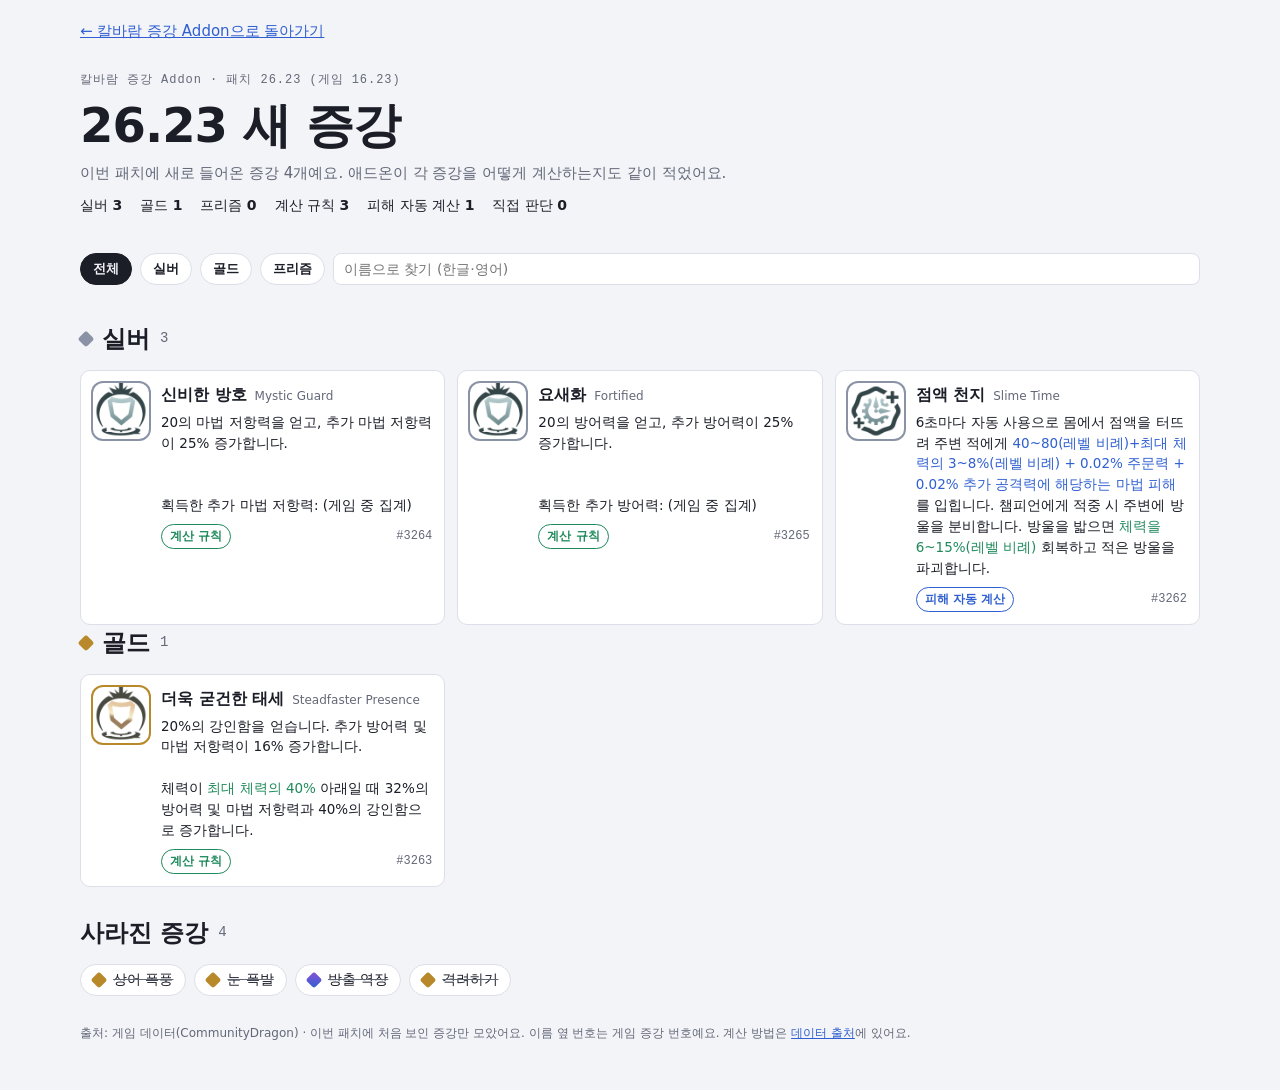
<file: web/new.html>
<!doctype html>
<html lang="ko"><head><meta charset="utf-8"><meta name="viewport" content="width=device-width, initial-scale=1, viewport-fit=cover"><meta http-equiv="Content-Security-Policy" content="default-src 'self'; script-src 'self'; style-src 'self' 'unsafe-inline'; img-src 'self' data:; connect-src 'self'; object-src 'none'; base-uri 'none'; form-action 'none'">
<title>새 증강 · 칼바람 증강 Addon</title>
<style>
/* 레이아웃: 등급별 묶음 · 카드 격자 (아이콘 | 이름·설명·상태). 위에 요약과 걸러 보기. 내용은 new.js 가 data.json 에서 채운다 */
:root {
  --bg: #f3f4f8; --panel: #ffffff; --fg: #1b1d27; --mute: #636878; --line: #dcdfe8;
  --silver: #8a93a6; --gold: #b8892b; --prism: #8a4fd6; --accent: #2f5fd0;
  --ok: #1f8a5b; --auto: #2f5fd0; --none: #8a8f9c;
  --magic: #2f5fd0; --phys: #c2571f; --heal: #1f8a5b; --speed: #9a7a10;
  --body: -apple-system, "Apple SD Gothic Neo", "Malgun Gothic", "Noto Sans KR", system-ui, sans-serif;
  --mono: ui-monospace, "SF Mono", Consolas, monospace;
  color-scheme: light;
}
@media (prefers-color-scheme: dark) { :root:not([data-theme="light"]) {
  --bg: #12141b; --panel: #1b1e28; --fg: #e8eaf2; --mute: #9aa0b2; --line: #2c3040;
  --silver: #aab3c6; --gold: #e0b354; --prism: #b98bf5; --accent: #7d9ef0; --ok: #4cc58e; --auto: #7d9ef0; --none: #8a90a2;
  --magic: #7fb4ff; --phys: #ff9b5e; --heal: #5fd38d; --speed: #f0d36b; color-scheme: dark } }
:root[data-theme="dark"] {
  --bg: #12141b; --panel: #1b1e28; --fg: #e8eaf2; --mute: #9aa0b2; --line: #2c3040;
  --silver: #aab3c6; --gold: #e0b354; --prism: #b98bf5; --accent: #7d9ef0; --ok: #4cc58e; --auto: #7d9ef0; --none: #8a90a2;
  --magic: #7fb4ff; --phys: #ff9b5e; --heal: #5fd38d; --speed: #f0d36b; color-scheme: dark }
body { margin: 0; background: var(--bg); color: var(--fg); font: 15px/1.55 var(--body);
  padding-left: max(16px, env(safe-area-inset-left, 0px)); padding-right: max(16px, env(safe-area-inset-right, 0px)); padding-block: 20px 48px; }
.wrap { max-width: 1120px; margin: 0 auto; display: grid; gap: 28px; }
a { color: var(--accent); }
header { display: grid; gap: 10px; }
.kicker { font-family: var(--mono); font-size: 12px; letter-spacing: .08em; color: var(--mute); }
h1 { font-weight: 800; font-size: clamp(32px, 6vw, 48px); line-height: 1.08; letter-spacing: -0.02em; margin: 0; text-wrap: balance; }
.lead { margin: 0; color: var(--mute); max-width: 68ch; }
.stats { display: flex; flex-wrap: wrap; gap: 8px 18px; font-size: 14px; }
.stats b { font-variant-numeric: tabular-nums; }
.warn { font-size: 13px; color: var(--mute); border-left: 3px solid var(--gold); padding: 6px 10px; background: var(--panel); border-radius: 4px; max-width: 80ch; margin: 0; }
.bar { display: flex; flex-wrap: wrap; gap: 8px; align-items: center; position: sticky; top: env(safe-area-inset-top, 0px); z-index: 5; background: var(--bg); padding-block: 8px; }
body::before { content: ""; position: fixed; inset: 0 0 auto; height: env(safe-area-inset-top, 0px); z-index: 10; background: var(--bg); }
.bar button { font: 600 13px var(--body); color: var(--fg); background: var(--panel); border: 1px solid var(--line); border-radius: 999px; padding: 6px 12px; cursor: pointer; }
.bar button[aria-pressed="true"] { background: var(--fg); color: var(--bg); border-color: var(--fg); }
.bar button:focus-visible, .bar input:focus-visible { outline: 2px solid var(--accent); outline-offset: 2px; }
.bar input { flex: 1 1 200px; min-width: 0; font: 14px var(--body); color: var(--fg); background: var(--panel); border: 1px solid var(--line); border-radius: 8px; padding: 7px 10px; }
h2 { font-weight: 800; font-size: 24px; margin: 0 0 12px; display: flex; align-items: center; gap: 10px; }
h2 .c { font-family: var(--mono); font-size: 14px; color: var(--mute); font-weight: 500; }
.dot { width: 12px; height: 12px; border-radius: 3px; display: inline-block; flex: none; transform: rotate(45deg); }
.d-s { background: var(--silver); } .d-g { background: var(--gold); } .d-p { background: linear-gradient(135deg, var(--prism), var(--accent)); }
.grid { display: grid; grid-template-columns: repeat(auto-fill, minmax(min(100%, 340px), 1fr)); gap: 12px; }
.aug { display: grid; grid-template-columns: 56px minmax(0, 1fr); gap: 12px; background: var(--panel); border: 1px solid var(--line); border-radius: 10px; padding: 12px; }
.tile img, .ph { width: 56px; height: 56px; border-radius: 10px; display: grid; place-items: center; }
.r-s .tile img, .r-s .ph { box-shadow: 0 0 0 2px var(--silver); }
.r-g .tile img, .r-g .ph { box-shadow: 0 0 0 2px var(--gold); }
.r-p .tile img, .r-p .ph { box-shadow: 0 0 0 2px var(--prism); }
.ph { background: var(--bg); font-weight: 800; font-size: 24px; color: var(--mute); }
.aug h3 { margin: 0; font-size: 16px; font-weight: 700; display: flex; flex-wrap: wrap; align-items: baseline; gap: 2px 8px; }
.aug h3 .en { font-weight: 400; font-size: 12px; color: var(--mute); }
.aug .desc { margin: 4px 0 8px; font-size: 13.5px; }
.desc .t-magicdamage, .desc .t-scaleap { color: var(--magic); }
.desc .t-physicaldamage, .desc .t-scalead { color: var(--phys); }
.desc .t-healing, .desc .t-scalehealth, .desc .t-health { color: var(--heal); }
.desc .t-speed, .desc .t-attackspeed { color: var(--speed); }
.desc .muted { color: var(--mute); }
.meta { display: flex; flex-wrap: wrap; gap: 6px; align-items: center; font-size: 12px; }
.st { border-radius: 999px; padding: 2px 8px; font-weight: 600; border: 1px solid currentColor; }
.st-rule { color: var(--ok); } .st-auto { color: var(--auto); } .st-none { color: var(--none); } .st-pre { color: var(--gold); }
.link { color: var(--fg); background: var(--bg); border-radius: 999px; padding: 2px 8px; }
.num { margin-left: auto; font-family: var(--mono); color: var(--mute); }
.removed ul { list-style: none; margin: 0; padding: 0; display: flex; flex-wrap: wrap; gap: 8px; }
.removed li { display: flex; align-items: center; gap: 8px; background: var(--panel); border: 1px solid var(--line); border-radius: 999px; padding: 4px 12px; font-size: 14px; text-decoration: line-through; text-decoration-color: var(--mute); }
.note { font-size: 13px; color: var(--mute); margin: 0 0 12px; max-width: 72ch; }
.empty { color: var(--mute); margin: 0; }
footer { font-size: 12px; color: var(--mute); }
</style></head><body>
<div class="wrap">
<a href="index.html">← 칼바람 증강 Addon으로 돌아가기</a>
<header>
  <div class="kicker" id="kicker">칼바람 증강 Addon · 이번 패치</div>
  <h1 id="title">이번 패치 새 증강</h1>
  <p class="lead" id="lead">게임 데이터를 불러오는 중이에요.</p>
  <div class="stats" id="stats"></div>
  <p class="warn" id="warn" hidden></p>
</header>
<div class="bar" role="toolbar" aria-label="걸러 보기">
  <button type="button" data-f="all" aria-pressed="true" id="f-all">전체</button>
  <button type="button" data-f="실버" aria-pressed="false" id="f-s">실버</button>
  <button type="button" data-f="골드" aria-pressed="false" id="f-g">골드</button>
  <button type="button" data-f="프리즘" aria-pressed="false" id="f-p">프리즘</button>
  <input id="q" type="search" placeholder="이름으로 찾기 (한글·영어)" aria-label="이름으로 찾기">
</div>
<div id="groups"></div>
<p class="empty" id="empty" hidden>찾는 이름이 없어요.</p>
<section class="removed" id="removed" hidden>
  <h2>사라진 증강 <span class="c" id="removed-n"></span></h2>
  <ul id="removed-list"></ul>
</section>
<footer>출처: 게임 데이터(CommunityDragon) · 이번 패치에 처음 보인 증강만 모았어요. 이름 옆 번호는 게임 증강 번호예요. 계산 방법은 <a href="sources.html#assumptions">데이터 출처</a>에 있어요.</footer>
</div>
<script src="new.js"></script>
</body></html>
</file>
